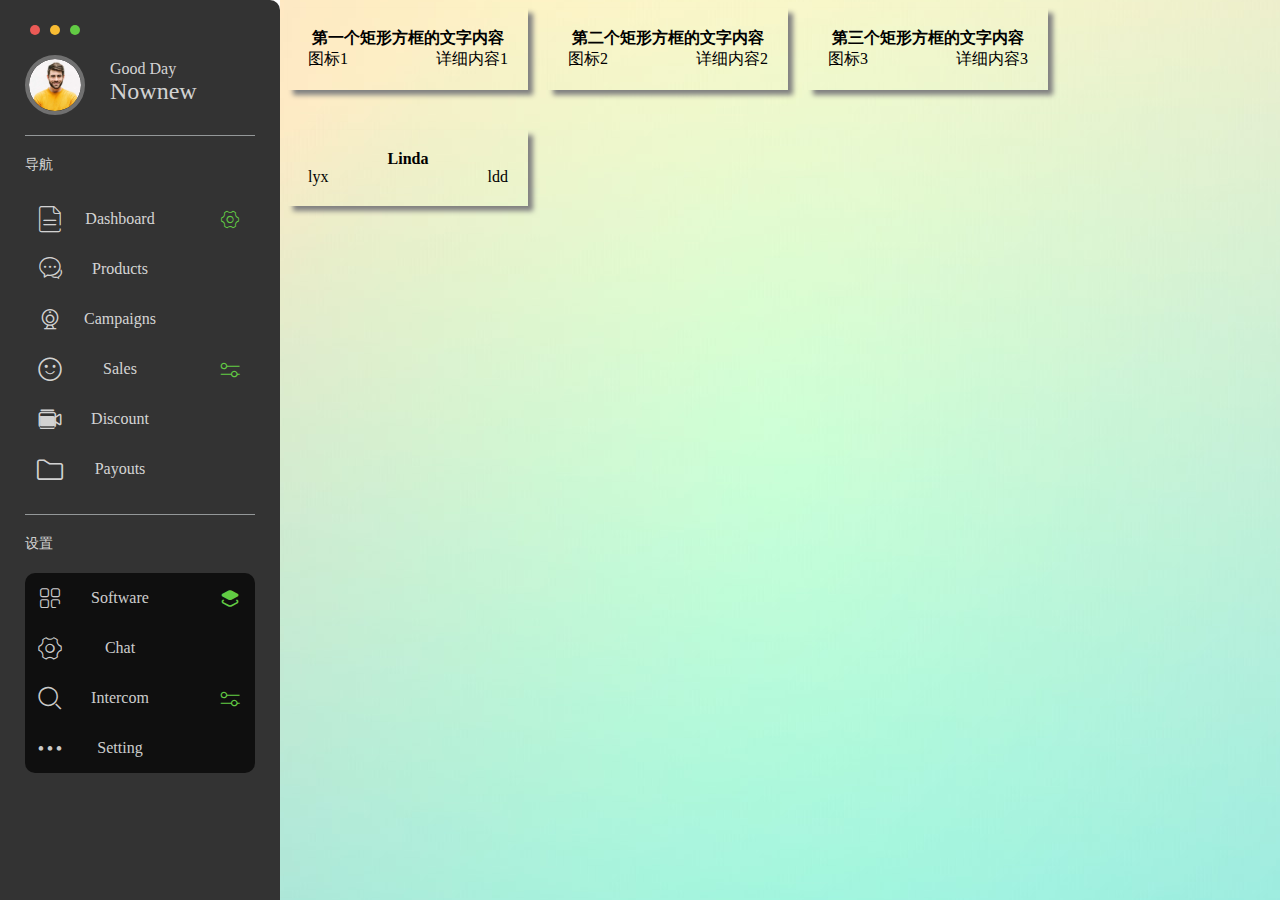
<file: index.html>
<!DOCTYPE html>
<html lang="en">

<head>
    <meta charset="UTF-8" />
    <meta http-equiv="X-UA-Compatible" content="IE=edge" />
    <meta name="viewport" content="width=device-width, initial-scale=1.0" />
    <link rel="stylesheet" href="font/iconfont.css" />
    <link rel="stylesheet" href="font1/iconfont.css" />
    <link rel="stylesheet" href="css.css" />
    <title>Nownew</title>
</head>

<body>
    <div class="wrap">
        <div class="nav">
            <!--按钮-->
            <div class="btn">
                <div class="btn-item"></div>
                <div class="btn-item"></div>
                <div class="btn-item"></div>
            </div>
            <!--头像-->
            <div class="icon">
                <div class="icon-img"><img src="img/eric.png" alt="" /></div>
                <div class="icon-con">
                    <p>Good Day</p>
                    <h2>Nownew</h2>
                </div>
            </div>
            <div class="line"></div>
            <div class="title">
                <p>导航</p>
            </div>
            <div class="menu">
                <div class="item">
                    <div class="light"></div>
                    <div class="licon"><span class="iconfont icon-wenjian"></span></div>
                    <div class="con">Dashboard</div>
                    <div class="ricon"><span class="iconfont icon-shezhi"></span></div>
                </div>
                <div class="item">
                    <div class="light"></div>
                    <div class="licon"><span class="iconfont icon-qipao1"></span></div>
                    <div class="con">Products</div>
                    <div class="ricon"></div>
                </div>
                <div class="item">
                    <div class="light"></div>
                    <div class="licon">
                        <span class="iconfont icon-shexiang1"></span>
                    </div>
                    <div class="con">Campaigns</div>
                    <div class="ricon"></div>
                </div>
                <div class="item">
                    <div class="light"></div>
                    <div class="licon">
                        <span class="iconfont icon-xiaolian"></span>
                    </div>
                    <div class="con">Sales</div>
                    <div class="ricon"><span class="iconfont icon-caidan1"></span></div>
                </div>
                <div class="item">
                    <div class="light"></div>
                    <div class="licon">
                        <span class="iconfont icon-shexiang"></span>
                    </div>
                    <div class="con">Discount</div>
                    <div class="ricon"></div>
                </div>
                <div class="item">
                    <div class="light"></div>
                    <div class="licon">
                        <span class="iconfont icon-wenjian1"></span>
                    </div>
                    <div class="con">Payouts</div>
                    <div class="ricon"></div>
                </div>
            </div>
            <div class="line"></div>
            <div class="title">
                <p>设置</p>
            </div>
            <div class="serve">
                <div class="item">
                    <div class="licon"><span class="iconfont icon-caidan"></span></div>
                    <div class="con">Software</div>
                    <div class="ricon">
                        <span class="iconfont icon-Dashboard"></span>
                    </div>
                </div>
                <div class="item">
                    <div class="licon"><span class="iconfont icon-renqun"></span></div>
                    <div class="con">Chat</div>
                    <div class="ricon"></div>
                </div>
                <div class="item">
                    <div class="licon"><span class="iconfont icon-sousuo"></span></div>
                    <div class="con">Intercom</div>
                    <div class="ricon"><span class="iconfont icon-caidan1"></span></div>
                </div>
                <div class="item">
                    <div class="licon">
                        <span class="iconfont icon-gengduo-a"></span>
                    </div>
                    <div class="con">Setting</div>
                    <div class="ricon"></div>
                </div>
            </div>
        </div>
        <div class="content">
        <iframe class="iframe" src="/pages/navigation.html" style="height: 99vh; width: 100%; border: none;"></iframe>
        </div>
    </div>
</body>

</html>
</file>
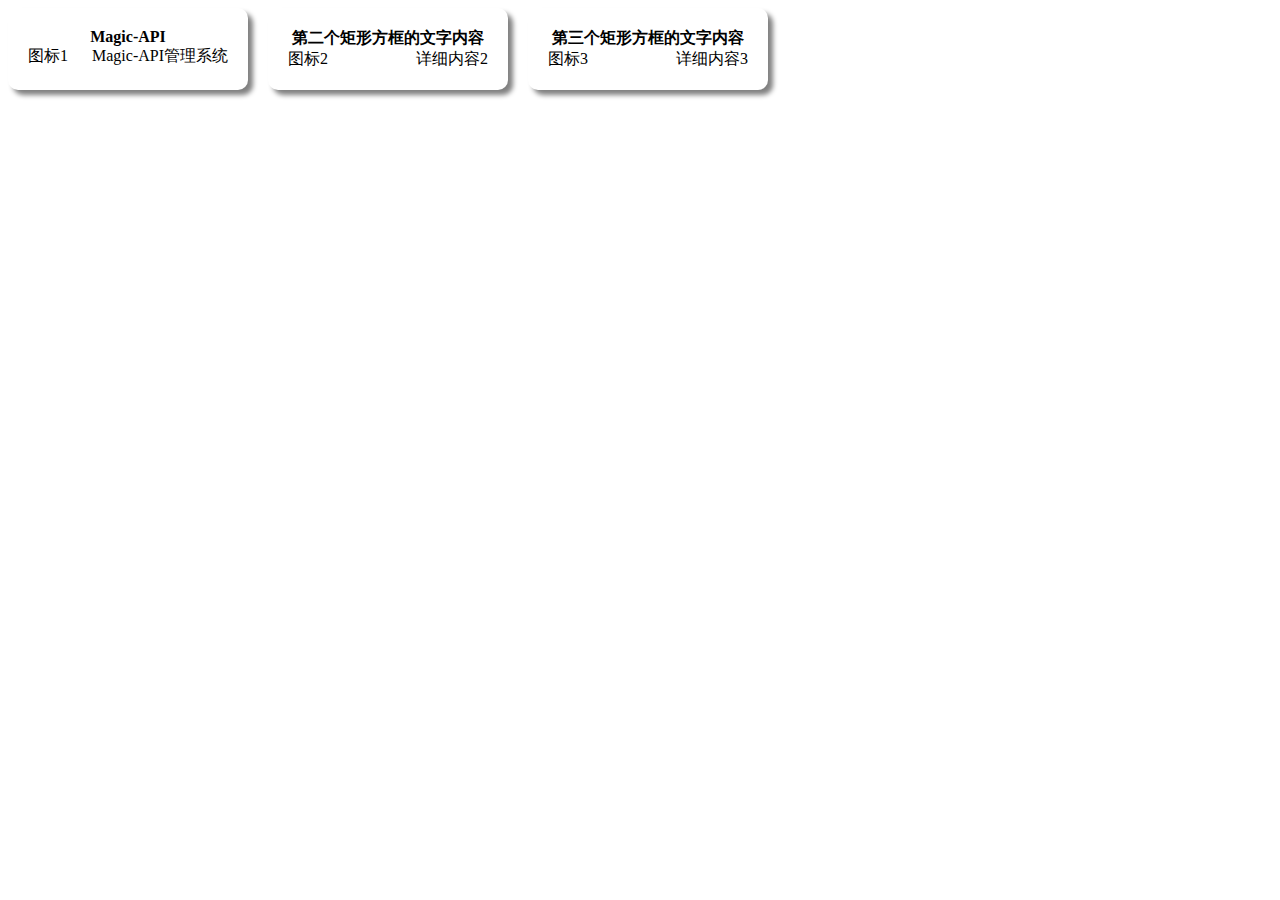
<file: main.html>
<!DOCTYPE html>
<html lang="en">
<head>
  <meta charset="UTF-8">
  <meta name="viewport" content="width=device-width, initial-scale=1.0">
  <style>
    .container {
      display: flex;
      flex-wrap: wrap;
      gap: 20px; /* 设置方框之间的间距 */
    }
    .box {
      width: 200px; /* 修改为您需要的宽度 */
      padding: 20px;
      box-shadow: 5px 5px 5px grey; /* 添加阴影效果 */
      margin-bottom: 20px; /* 修改为您需要的下边距 */
      border-radius: 10px;
    }
    .text {
      font-weight: bold;
      text-align: center;
    }
    .content {
      display: flex;
      align-items: center;
      justify-content: space-between;
    }
  </style>
</head>
<body>
  <div class="container" id="container">
    <!-- 方框内容将在此动态生成 -->
  </div>
  
  <script>
    // 从 data.json 加载数据
    var data = [
  {
    "text": "Magic-API",
    "icon": "图标1",
    "details": "Magic-API管理系统",
    "url": "http://magic.nownew.cloud:8888/index"
  },
  {
    "text": "第二个矩形方框的文字内容",
    "icon": "图标2",
    "details": "详细内容2",
    "url": ""
  },
  {
    "text": "第三个矩形方框的文字内容",
    "icon": "图标3",
    "details": "详细内容3",
    "url": ""
  }
]

  const container = document.getElementById('container');

        // 遍历数据并创建矩形方框
        data.forEach(item => {
          const box = document.createElement('div');
          box.className = 'box';

          const text = document.createElement('div');
          text.className = 'text';
          text.textContent = item.text;
          box.appendChild(text);

          const content = document.createElement('div');
          content.className = 'content';

          const icon = document.createElement('div');
          icon.textContent = item.icon;
          content.appendChild(icon);

          const details = document.createElement('div');
          details.textContent = item.details;
          content.appendChild(details);

          box.appendChild(content);
          container.appendChild(box);
        })
  </script>
</body>
</html>
</file>
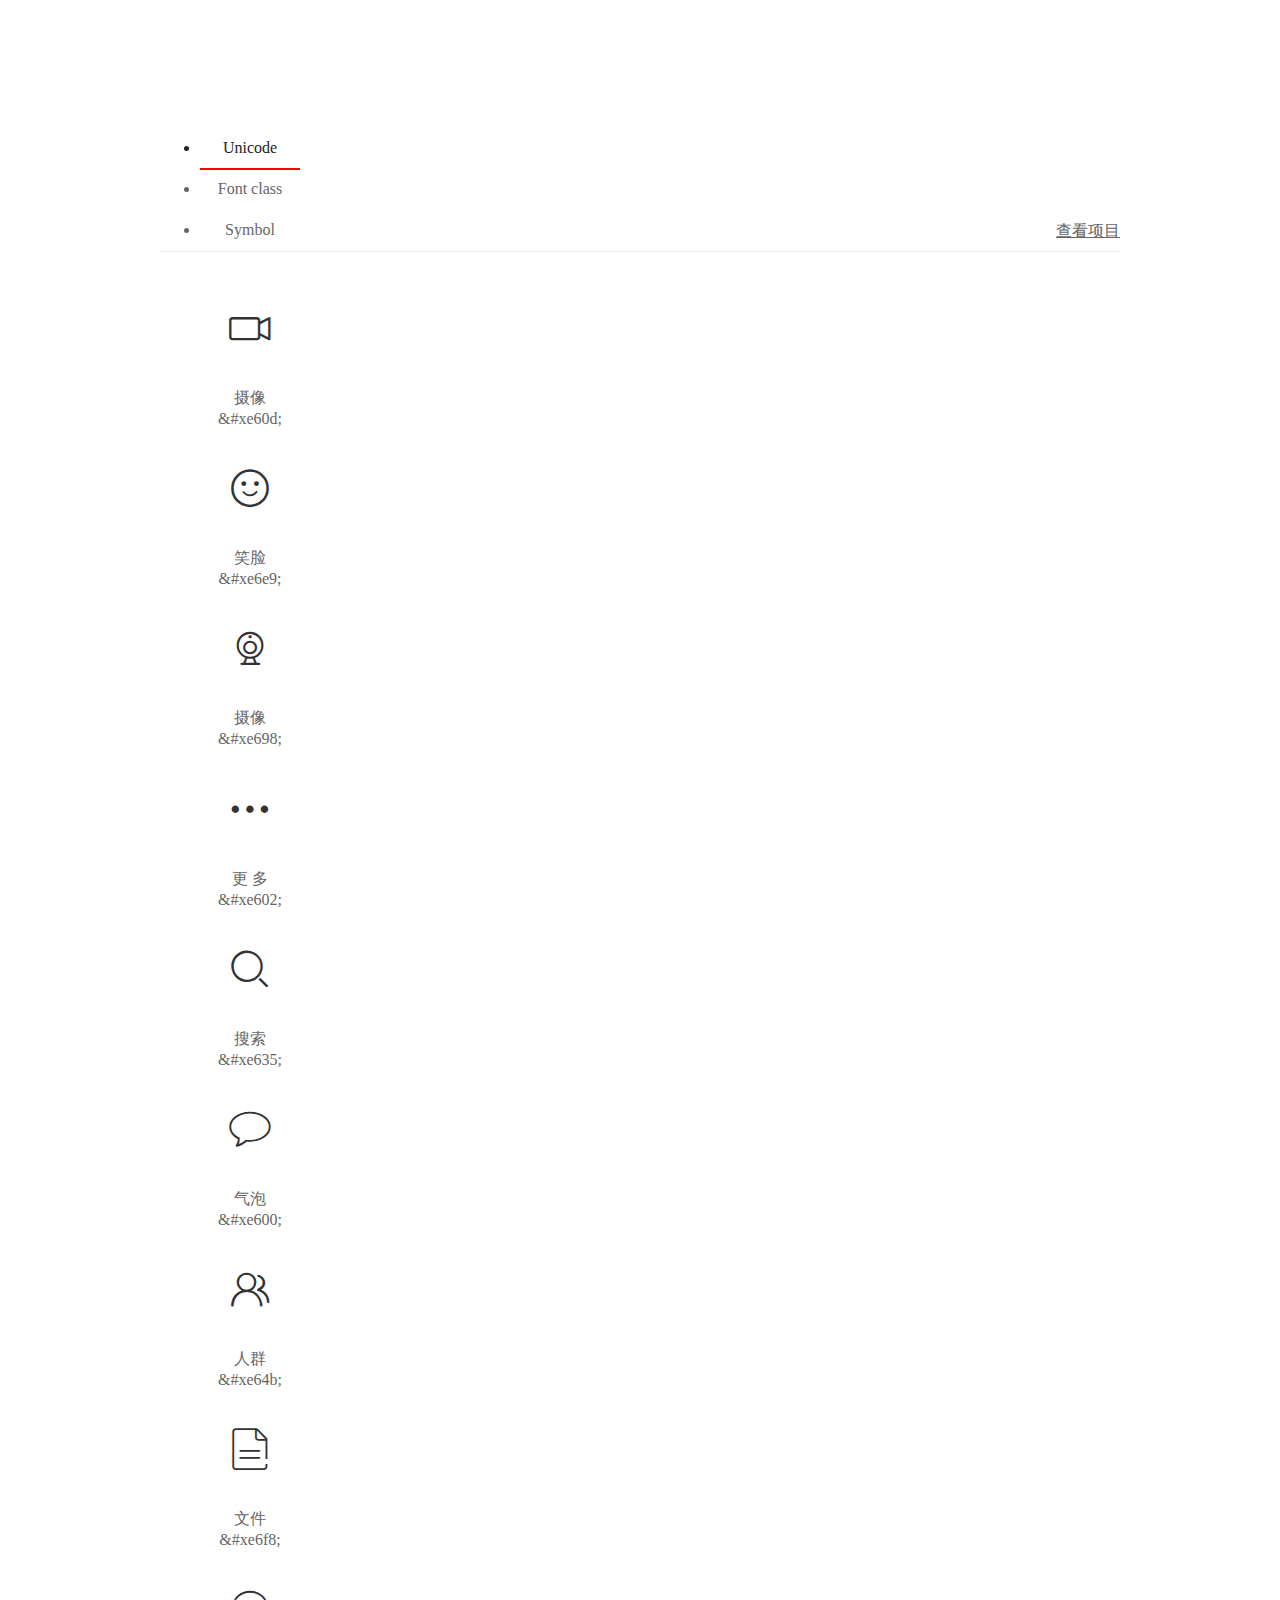
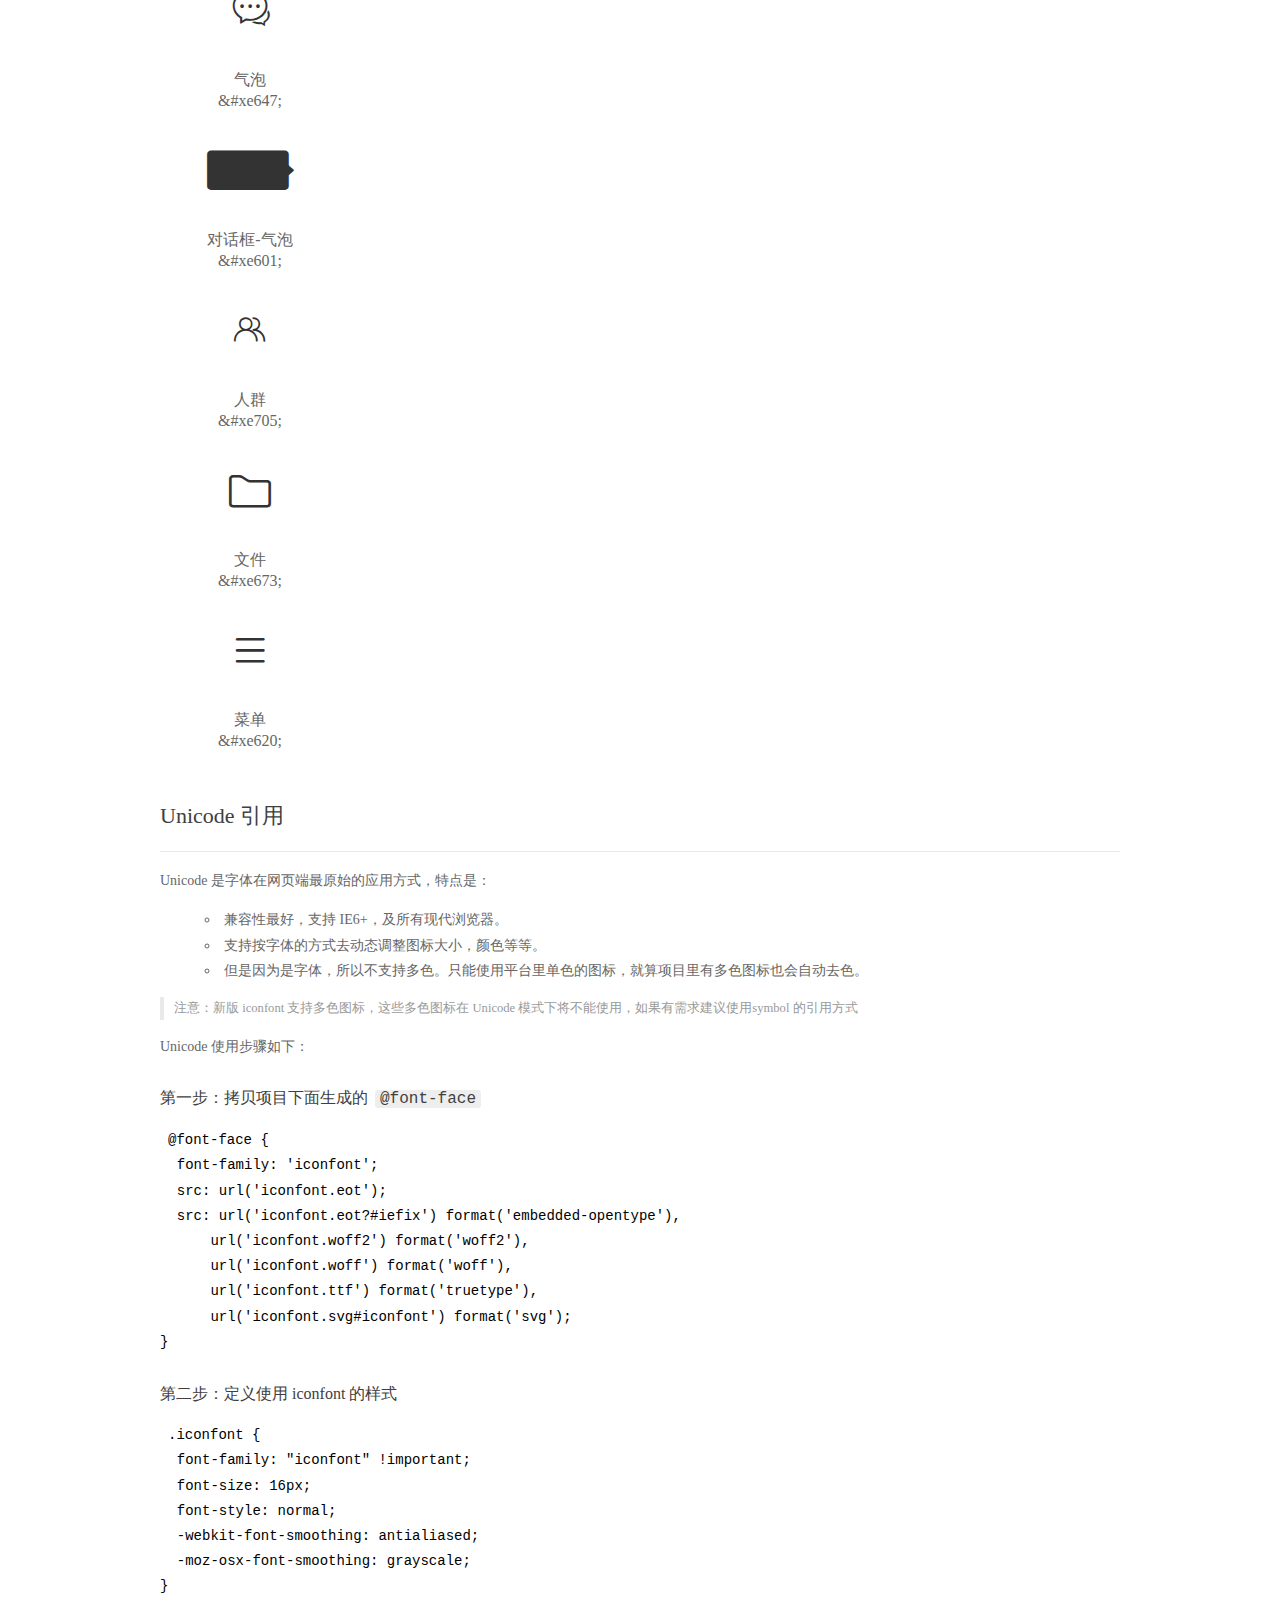
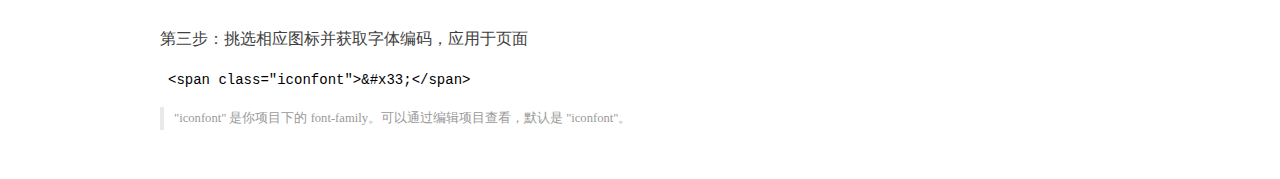
<file: font/demo_index.html>
<!DOCTYPE html>
<html>
<head>
  <meta charset="utf-8"/>
  <title>IconFont Demo</title>
  <link rel="shortcut icon" href="https://img.alicdn.com/tps/i4/TB1_oz6GVXXXXaFXpXXJDFnIXXX-64-64.ico" type="image/x-icon"/>
  <link rel="stylesheet" href="https://g.alicdn.com/thx/cube/1.3.2/cube.min.css">
  <link rel="stylesheet" href="demo.css">
  <link rel="stylesheet" href="iconfont.css">
  <script src="iconfont.js"></script>
  <!-- jQuery -->
  <script src="https://a1.alicdn.com/oss/uploads/2018/12/26/7bfddb60-08e8-11e9-9b04-53e73bb6408b.js"></script>
  <!-- 代码高亮 -->
  <script src="https://a1.alicdn.com/oss/uploads/2018/12/26/a3f714d0-08e6-11e9-8a15-ebf944d7534c.js"></script>
</head>
<body>
  <div class="main">
    <h1 class="logo"><a href="https://www.iconfont.cn/" title="iconfont 首页" target="_blank">&#xe86b;</a></h1>
    <div class="nav-tabs">
      <ul id="tabs" class="dib-box">
        <li class="dib active"><span>Unicode</span></li>
        <li class="dib"><span>Font class</span></li>
        <li class="dib"><span>Symbol</span></li>
      </ul>
      
      <a href="https://www.iconfont.cn/manage/index?manage_type=myprojects&projectId=2387025" target="_blank" class="nav-more">查看项目</a>
      
    </div>
    <div class="tab-container">
      <div class="content unicode" style="display: block;">
          <ul class="icon_lists dib-box">
          
            <li class="dib">
              <span class="icon iconfont">&#xe60d;</span>
                <div class="name">摄像</div>
                <div class="code-name">&amp;#xe60d;</div>
              </li>
          
            <li class="dib">
              <span class="icon iconfont">&#xe6e9;</span>
                <div class="name">笑脸</div>
                <div class="code-name">&amp;#xe6e9;</div>
              </li>
          
            <li class="dib">
              <span class="icon iconfont">&#xe698;</span>
                <div class="name">摄像</div>
                <div class="code-name">&amp;#xe698;</div>
              </li>
          
            <li class="dib">
              <span class="icon iconfont">&#xe602;</span>
                <div class="name">更  多</div>
                <div class="code-name">&amp;#xe602;</div>
              </li>
          
            <li class="dib">
              <span class="icon iconfont">&#xe635;</span>
                <div class="name">搜索</div>
                <div class="code-name">&amp;#xe635;</div>
              </li>
          
            <li class="dib">
              <span class="icon iconfont">&#xe600;</span>
                <div class="name">气泡</div>
                <div class="code-name">&amp;#xe600;</div>
              </li>
          
            <li class="dib">
              <span class="icon iconfont">&#xe64b;</span>
                <div class="name">人群</div>
                <div class="code-name">&amp;#xe64b;</div>
              </li>
          
            <li class="dib">
              <span class="icon iconfont">&#xe6f8;</span>
                <div class="name">文件</div>
                <div class="code-name">&amp;#xe6f8;</div>
              </li>
          
            <li class="dib">
              <span class="icon iconfont">&#xe647;</span>
                <div class="name">气泡</div>
                <div class="code-name">&amp;#xe647;</div>
              </li>
          
            <li class="dib">
              <span class="icon iconfont">&#xe601;</span>
                <div class="name">对话框-气泡</div>
                <div class="code-name">&amp;#xe601;</div>
              </li>
          
            <li class="dib">
              <span class="icon iconfont">&#xe705;</span>
                <div class="name">人群</div>
                <div class="code-name">&amp;#xe705;</div>
              </li>
          
            <li class="dib">
              <span class="icon iconfont">&#xe673;</span>
                <div class="name">文件</div>
                <div class="code-name">&amp;#xe673;</div>
              </li>
          
            <li class="dib">
              <span class="icon iconfont">&#xe620;</span>
                <div class="name">菜单</div>
                <div class="code-name">&amp;#xe620;</div>
              </li>
          
          </ul>
          <div class="article markdown">
          <h2 id="unicode-">Unicode 引用</h2>
          <hr>

          <p>Unicode 是字体在网页端最原始的应用方式，特点是：</p>
          <ul>
            <li>兼容性最好，支持 IE6+，及所有现代浏览器。</li>
            <li>支持按字体的方式去动态调整图标大小，颜色等等。</li>
            <li>但是因为是字体，所以不支持多色。只能使用平台里单色的图标，就算项目里有多色图标也会自动去色。</li>
          </ul>
          <blockquote>
            <p>注意：新版 iconfont 支持多色图标，这些多色图标在 Unicode 模式下将不能使用，如果有需求建议使用symbol 的引用方式</p>
          </blockquote>
          <p>Unicode 使用步骤如下：</p>
          <h3 id="-font-face">第一步：拷贝项目下面生成的 <code>@font-face</code></h3>
<pre><code class="language-css"
>@font-face {
  font-family: 'iconfont';
  src: url('iconfont.eot');
  src: url('iconfont.eot?#iefix') format('embedded-opentype'),
      url('iconfont.woff2') format('woff2'),
      url('iconfont.woff') format('woff'),
      url('iconfont.ttf') format('truetype'),
      url('iconfont.svg#iconfont') format('svg');
}
</code></pre>
          <h3 id="-iconfont-">第二步：定义使用 iconfont 的样式</h3>
<pre><code class="language-css"
>.iconfont {
  font-family: "iconfont" !important;
  font-size: 16px;
  font-style: normal;
  -webkit-font-smoothing: antialiased;
  -moz-osx-font-smoothing: grayscale;
}
</code></pre>
          <h3 id="-">第三步：挑选相应图标并获取字体编码，应用于页面</h3>
<pre>
<code class="language-html"
>&lt;span class="iconfont"&gt;&amp;#x33;&lt;/span&gt;
</code></pre>
          <blockquote>
            <p>"iconfont" 是你项目下的 font-family。可以通过编辑项目查看，默认是 "iconfont"。</p>
          </blockquote>
          </div>
      </div>
      <div class="content font-class">
        <ul class="icon_lists dib-box">
          
          <li class="dib">
            <span class="icon iconfont icon-shexiang"></span>
            <div class="name">
              摄像
            </div>
            <div class="code-name">.icon-shexiang
            </div>
          </li>
          
          <li class="dib">
            <span class="icon iconfont icon-xiaolian"></span>
            <div class="name">
              笑脸
            </div>
            <div class="code-name">.icon-xiaolian
            </div>
          </li>
          
          <li class="dib">
            <span class="icon iconfont icon-shexiang1"></span>
            <div class="name">
              摄像
            </div>
            <div class="code-name">.icon-shexiang1
            </div>
          </li>
          
          <li class="dib">
            <span class="icon iconfont icon-gengduo-a"></span>
            <div class="name">
              更  多
            </div>
            <div class="code-name">.icon-gengduo-a
            </div>
          </li>
          
          <li class="dib">
            <span class="icon iconfont icon-sousuo"></span>
            <div class="name">
              搜索
            </div>
            <div class="code-name">.icon-sousuo
            </div>
          </li>
          
          <li class="dib">
            <span class="icon iconfont icon-qipao"></span>
            <div class="name">
              气泡
            </div>
            <div class="code-name">.icon-qipao
            </div>
          </li>
          
          <li class="dib">
            <span class="icon iconfont icon-renqun"></span>
            <div class="name">
              人群
            </div>
            <div class="code-name">.icon-renqun
            </div>
          </li>
          
          <li class="dib">
            <span class="icon iconfont icon-wenjian"></span>
            <div class="name">
              文件
            </div>
            <div class="code-name">.icon-wenjian
            </div>
          </li>
          
          <li class="dib">
            <span class="icon iconfont icon-qipao1"></span>
            <div class="name">
              气泡
            </div>
            <div class="code-name">.icon-qipao1
            </div>
          </li>
          
          <li class="dib">
            <span class="icon iconfont icon-dialog-right"></span>
            <div class="name">
              对话框-气泡
            </div>
            <div class="code-name">.icon-dialog-right
            </div>
          </li>
          
          <li class="dib">
            <span class="icon iconfont icon-crowd"></span>
            <div class="name">
              人群
            </div>
            <div class="code-name">.icon-crowd
            </div>
          </li>
          
          <li class="dib">
            <span class="icon iconfont icon-wenjian1"></span>
            <div class="name">
              文件
            </div>
            <div class="code-name">.icon-wenjian1
            </div>
          </li>
          
          <li class="dib">
            <span class="icon iconfont icon-caidan"></span>
            <div class="name">
              菜单
            </div>
            <div class="code-name">.icon-caidan
            </div>
          </li>
          
        </ul>
        <div class="article markdown">
        <h2 id="font-class-">font-class 引用</h2>
        <hr>

        <p>font-class 是 Unicode 使用方式的一种变种，主要是解决 Unicode 书写不直观，语意不明确的问题。</p>
        <p>与 Unicode 使用方式相比，具有如下特点：</p>
        <ul>
          <li>兼容性良好，支持 IE8+，及所有现代浏览器。</li>
          <li>相比于 Unicode 语意明确，书写更直观。可以很容易分辨这个 icon 是什么。</li>
          <li>因为使用 class 来定义图标，所以当要替换图标时，只需要修改 class 里面的 Unicode 引用。</li>
          <li>不过因为本质上还是使用的字体，所以多色图标还是不支持的。</li>
        </ul>
        <p>使用步骤如下：</p>
        <h3 id="-fontclass-">第一步：引入项目下面生成的 fontclass 代码：</h3>
<pre><code class="language-html">&lt;link rel="stylesheet" href="./iconfont.css"&gt;
</code></pre>
        <h3 id="-">第二步：挑选相应图标并获取类名，应用于页面：</h3>
<pre><code class="language-html">&lt;span class="iconfont icon-xxx"&gt;&lt;/span&gt;
</code></pre>
        <blockquote>
          <p>"
            iconfont" 是你项目下的 font-family。可以通过编辑项目查看，默认是 "iconfont"。</p>
        </blockquote>
      </div>
      </div>
      <div class="content symbol">
          <ul class="icon_lists dib-box">
          
            <li class="dib">
                <svg class="icon svg-icon" aria-hidden="true">
                  <use xlink:href="#icon-shexiang"></use>
                </svg>
                <div class="name">摄像</div>
                <div class="code-name">#icon-shexiang</div>
            </li>
          
            <li class="dib">
                <svg class="icon svg-icon" aria-hidden="true">
                  <use xlink:href="#icon-xiaolian"></use>
                </svg>
                <div class="name">笑脸</div>
                <div class="code-name">#icon-xiaolian</div>
            </li>
          
            <li class="dib">
                <svg class="icon svg-icon" aria-hidden="true">
                  <use xlink:href="#icon-shexiang1"></use>
                </svg>
                <div class="name">摄像</div>
                <div class="code-name">#icon-shexiang1</div>
            </li>
          
            <li class="dib">
                <svg class="icon svg-icon" aria-hidden="true">
                  <use xlink:href="#icon-gengduo-a"></use>
                </svg>
                <div class="name">更  多</div>
                <div class="code-name">#icon-gengduo-a</div>
            </li>
          
            <li class="dib">
                <svg class="icon svg-icon" aria-hidden="true">
                  <use xlink:href="#icon-sousuo"></use>
                </svg>
                <div class="name">搜索</div>
                <div class="code-name">#icon-sousuo</div>
            </li>
          
            <li class="dib">
                <svg class="icon svg-icon" aria-hidden="true">
                  <use xlink:href="#icon-qipao"></use>
                </svg>
                <div class="name">气泡</div>
                <div class="code-name">#icon-qipao</div>
            </li>
          
            <li class="dib">
                <svg class="icon svg-icon" aria-hidden="true">
                  <use xlink:href="#icon-renqun"></use>
                </svg>
                <div class="name">人群</div>
                <div class="code-name">#icon-renqun</div>
            </li>
          
            <li class="dib">
                <svg class="icon svg-icon" aria-hidden="true">
                  <use xlink:href="#icon-wenjian"></use>
                </svg>
                <div class="name">文件</div>
                <div class="code-name">#icon-wenjian</div>
            </li>
          
            <li class="dib">
                <svg class="icon svg-icon" aria-hidden="true">
                  <use xlink:href="#icon-qipao1"></use>
                </svg>
                <div class="name">气泡</div>
                <div class="code-name">#icon-qipao1</div>
            </li>
          
            <li class="dib">
                <svg class="icon svg-icon" aria-hidden="true">
                  <use xlink:href="#icon-dialog-right"></use>
                </svg>
                <div class="name">对话框-气泡</div>
                <div class="code-name">#icon-dialog-right</div>
            </li>
          
            <li class="dib">
                <svg class="icon svg-icon" aria-hidden="true">
                  <use xlink:href="#icon-crowd"></use>
                </svg>
                <div class="name">人群</div>
                <div class="code-name">#icon-crowd</div>
            </li>
          
            <li class="dib">
                <svg class="icon svg-icon" aria-hidden="true">
                  <use xlink:href="#icon-wenjian1"></use>
                </svg>
                <div class="name">文件</div>
                <div class="code-name">#icon-wenjian1</div>
            </li>
          
            <li class="dib">
                <svg class="icon svg-icon" aria-hidden="true">
                  <use xlink:href="#icon-caidan"></use>
                </svg>
                <div class="name">菜单</div>
                <div class="code-name">#icon-caidan</div>
            </li>
          
          </ul>
          <div class="article markdown">
          <h2 id="symbol-">Symbol 引用</h2>
          <hr>

          <p>这是一种全新的使用方式，应该说这才是未来的主流，也是平台目前推荐的用法。相关介绍可以参考这篇<a href="">文章</a>
            这种用法其实是做了一个 SVG 的集合，与另外两种相比具有如下特点：</p>
          <ul>
            <li>支持多色图标了，不再受单色限制。</li>
            <li>通过一些技巧，支持像字体那样，通过 <code>font-size</code>, <code>color</code> 来调整样式。</li>
            <li>兼容性较差，支持 IE9+，及现代浏览器。</li>
            <li>浏览器渲染 SVG 的性能一般，还不如 png。</li>
          </ul>
          <p>使用步骤如下：</p>
          <h3 id="-symbol-">第一步：引入项目下面生成的 symbol 代码：</h3>
<pre><code class="language-html">&lt;script src="./iconfont.js"&gt;&lt;/script&gt;
</code></pre>
          <h3 id="-css-">第二步：加入通用 CSS 代码（引入一次就行）：</h3>
<pre><code class="language-html">&lt;style&gt;
.icon {
  width: 1em;
  height: 1em;
  vertical-align: -0.15em;
  fill: currentColor;
  overflow: hidden;
}
&lt;/style&gt;
</code></pre>
          <h3 id="-">第三步：挑选相应图标并获取类名，应用于页面：</h3>
<pre><code class="language-html">&lt;svg class="icon" aria-hidden="true"&gt;
  &lt;use xlink:href="#icon-xxx"&gt;&lt;/use&gt;
&lt;/svg&gt;
</code></pre>
          </div>
      </div>

    </div>
  </div>
  <script>
  $(document).ready(function () {
      $('.tab-container .content:first').show()

      $('#tabs li').click(function (e) {
        var tabContent = $('.tab-container .content')
        var index = $(this).index()

        if ($(this).hasClass('active')) {
          return
        } else {
          $('#tabs li').removeClass('active')
          $(this).addClass('active')

          tabContent.hide().eq(index).fadeIn()
        }
      })
    })
  </script>
</body>
</html>
</file>
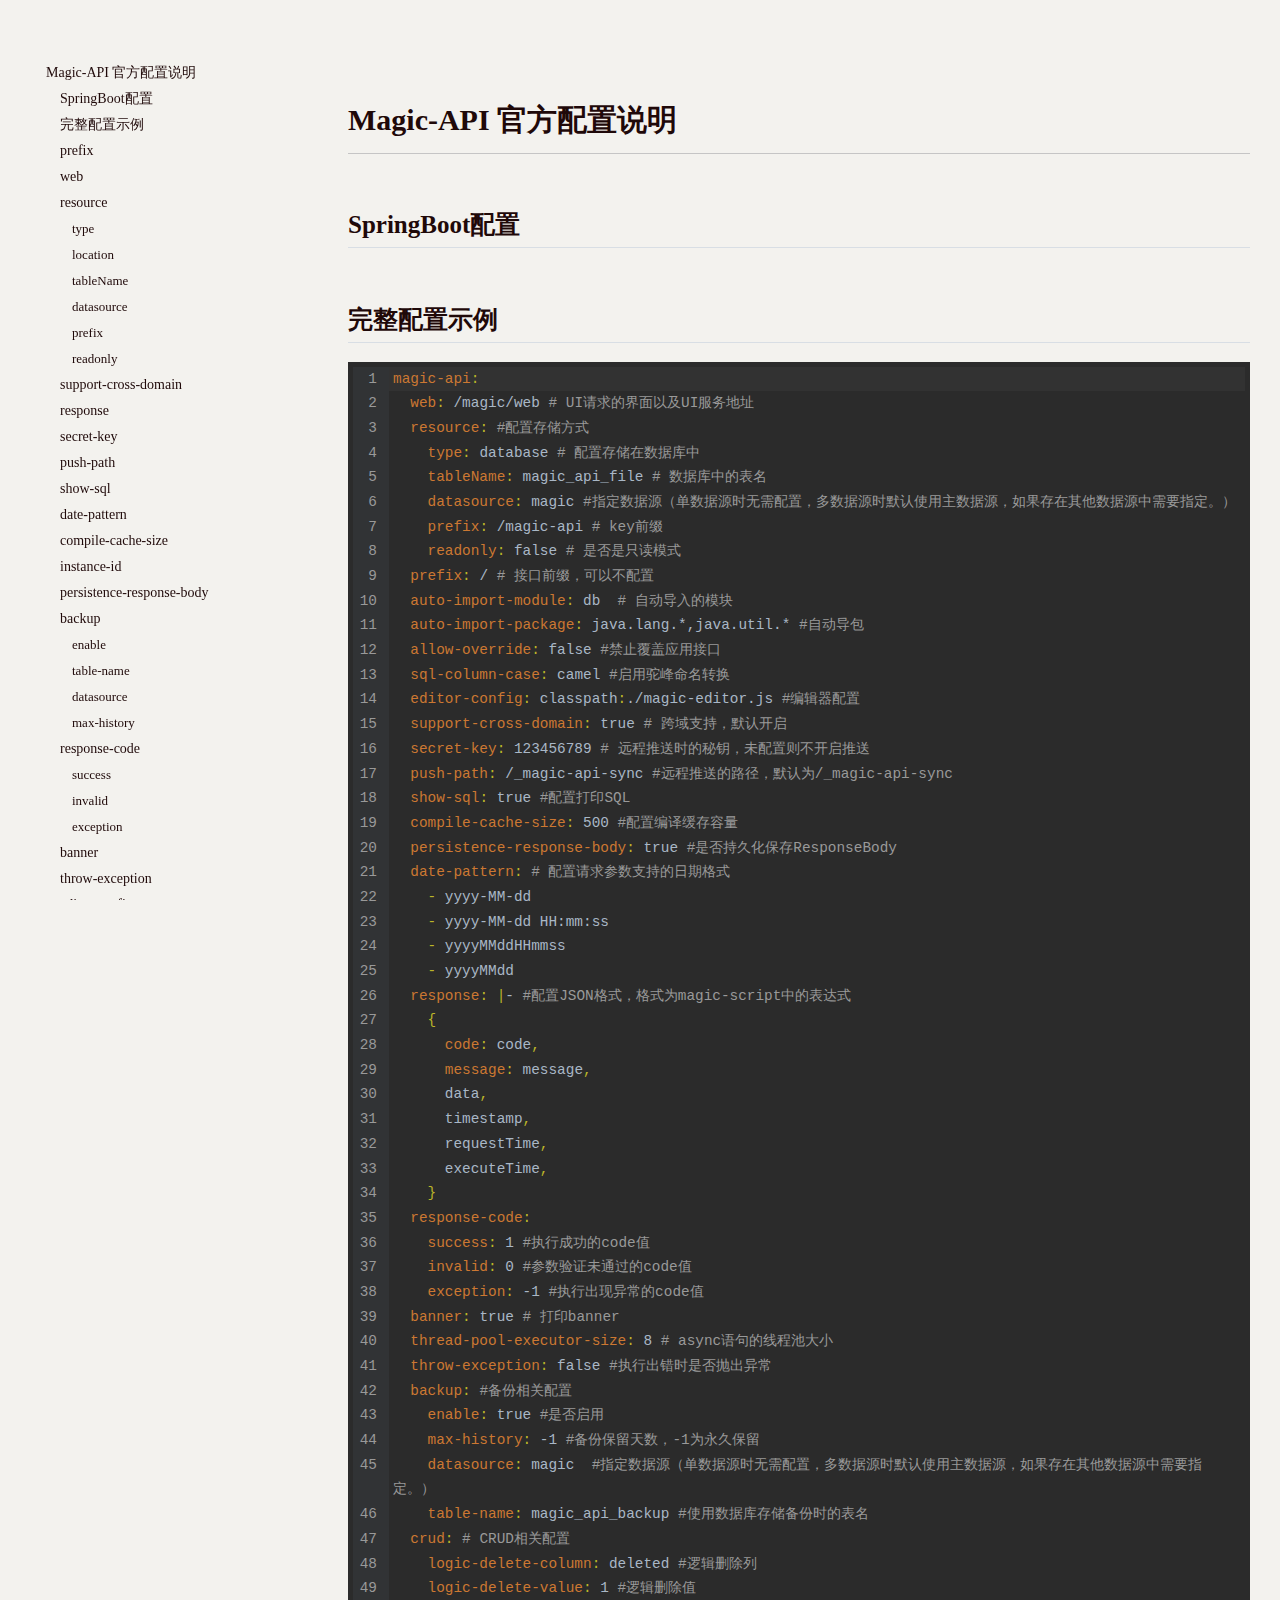
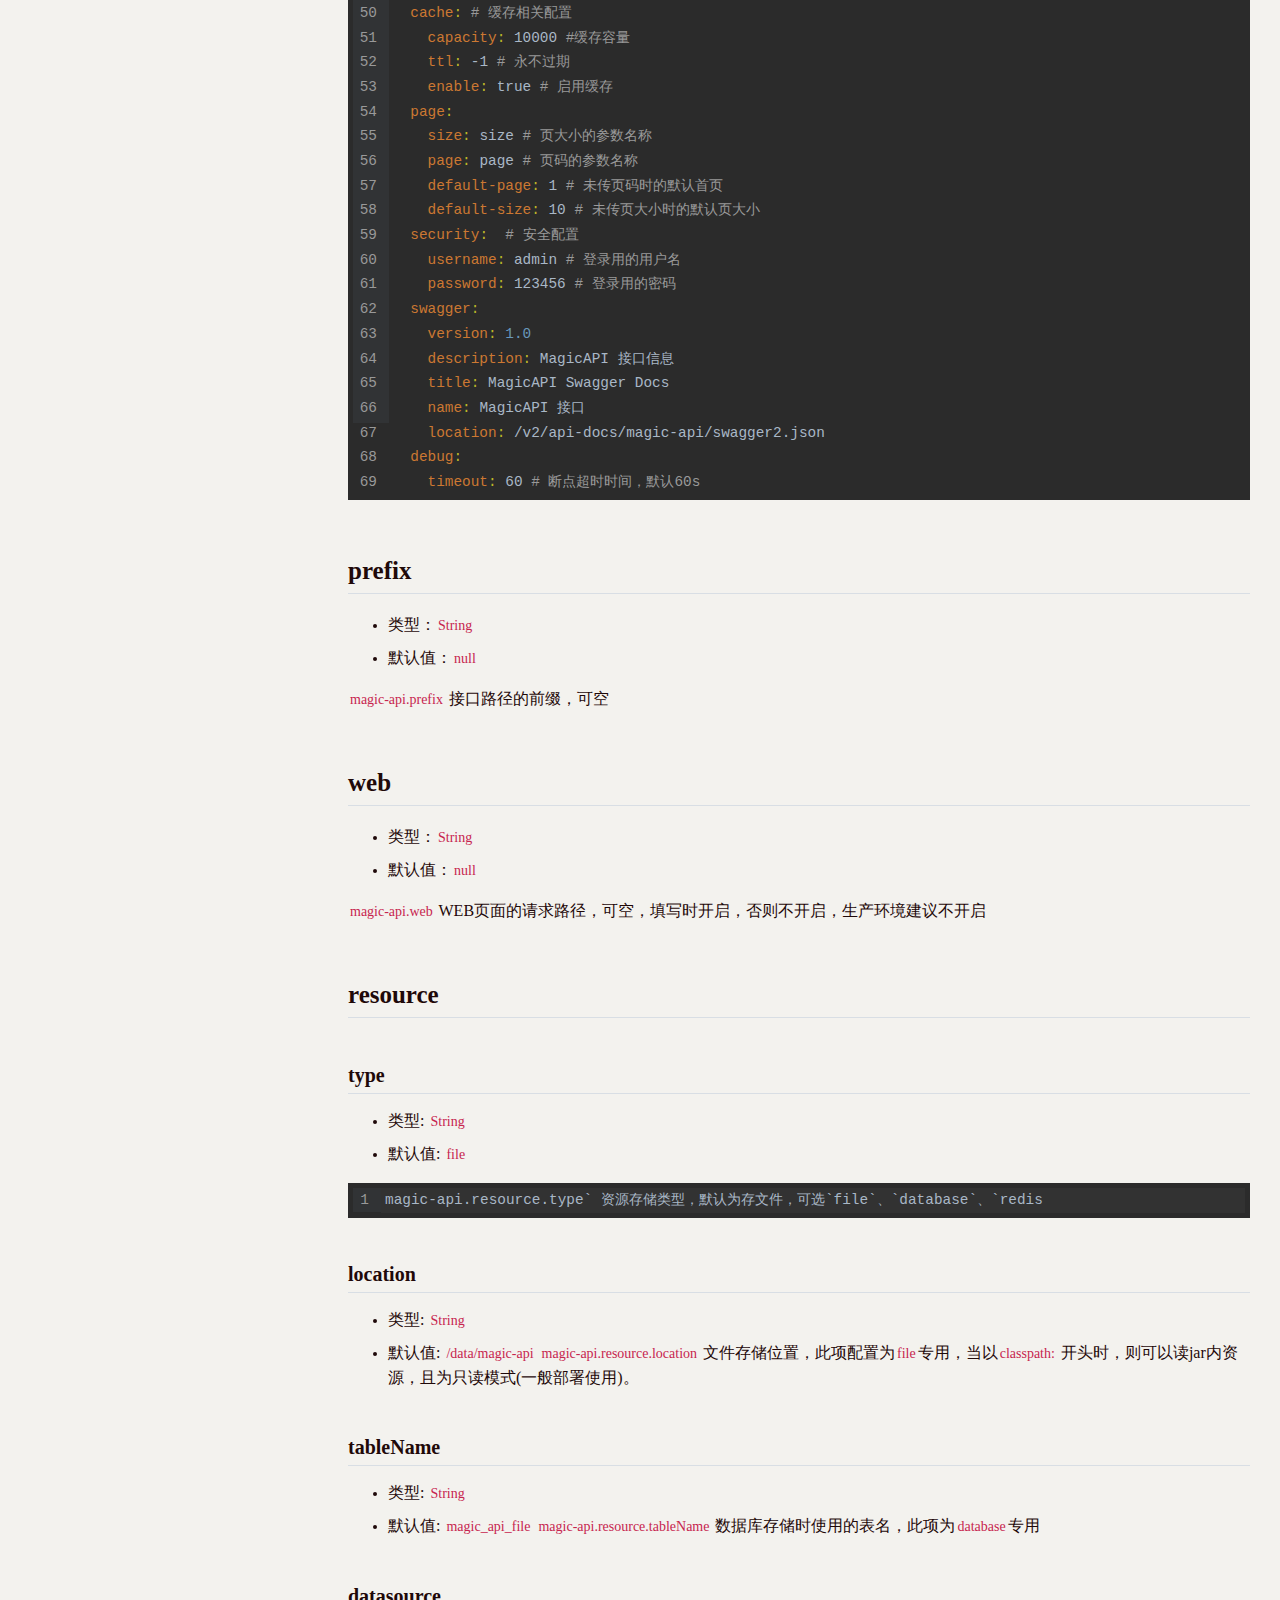
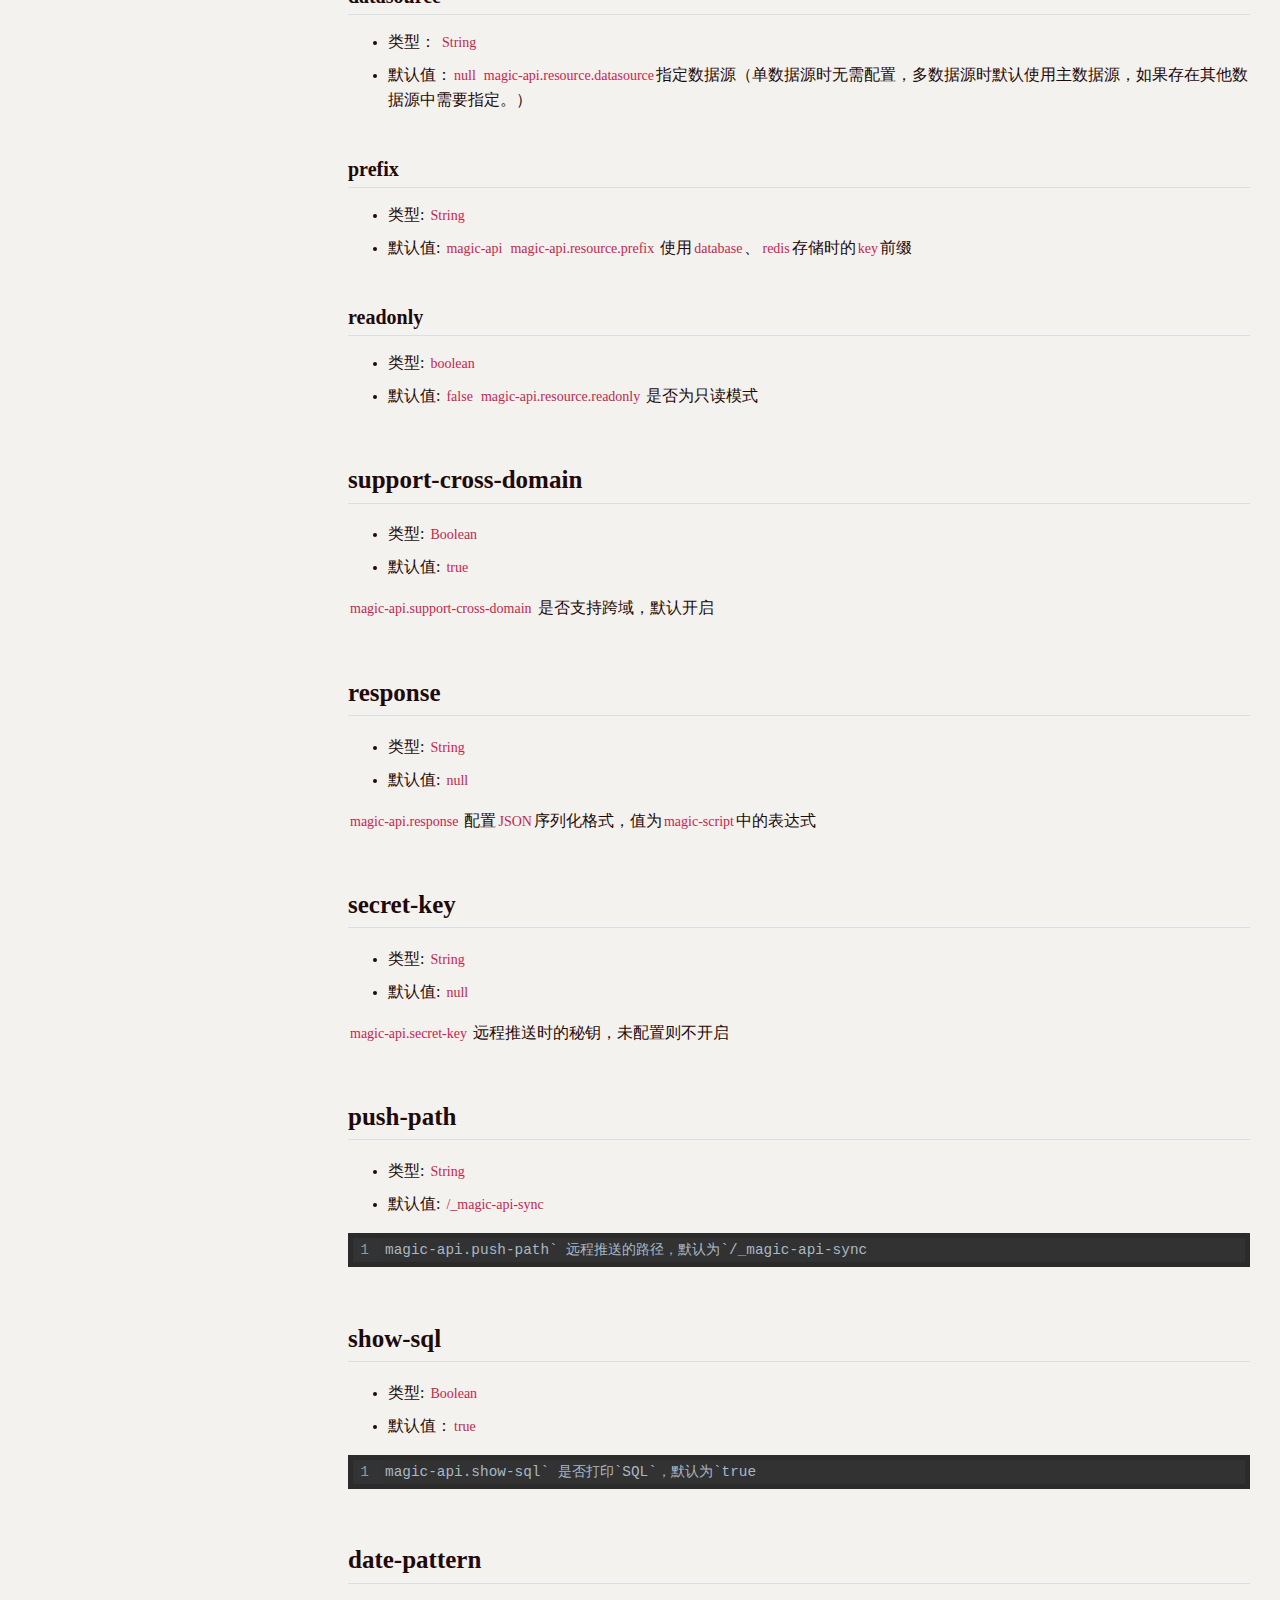
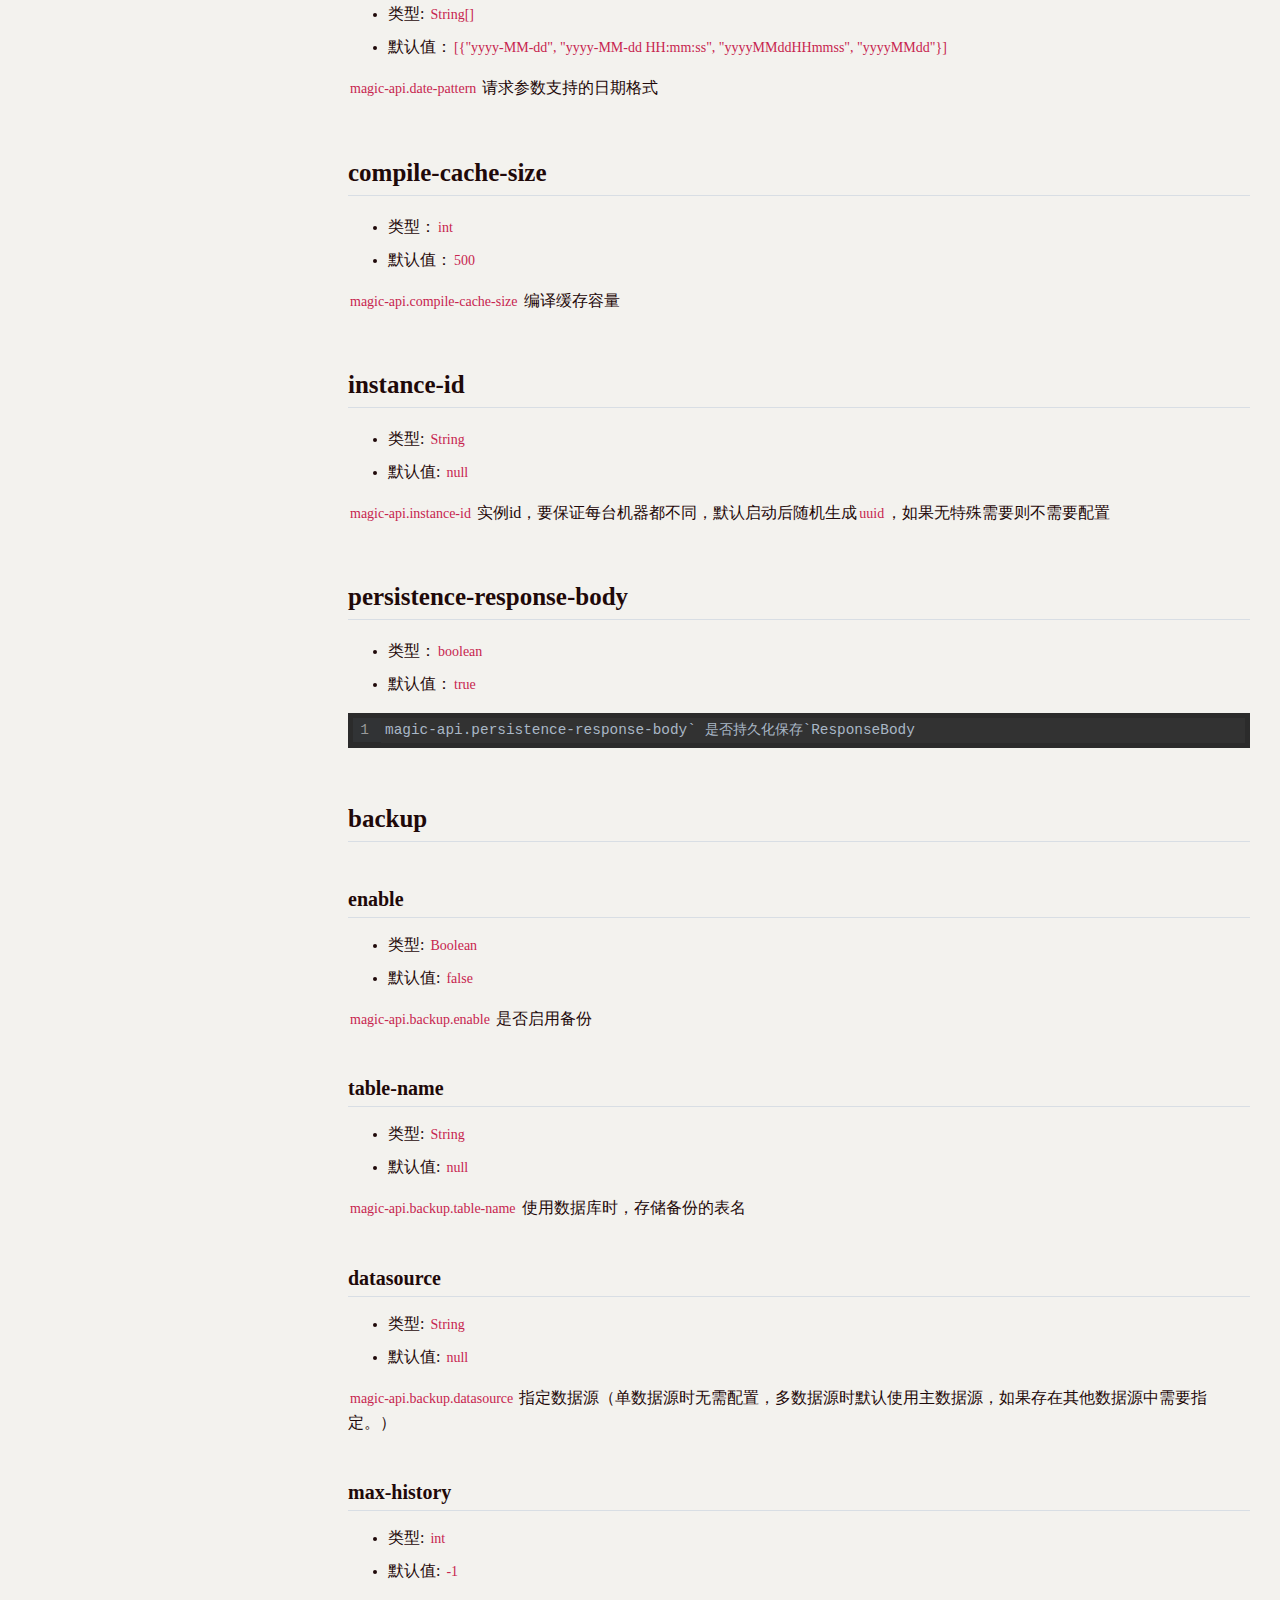
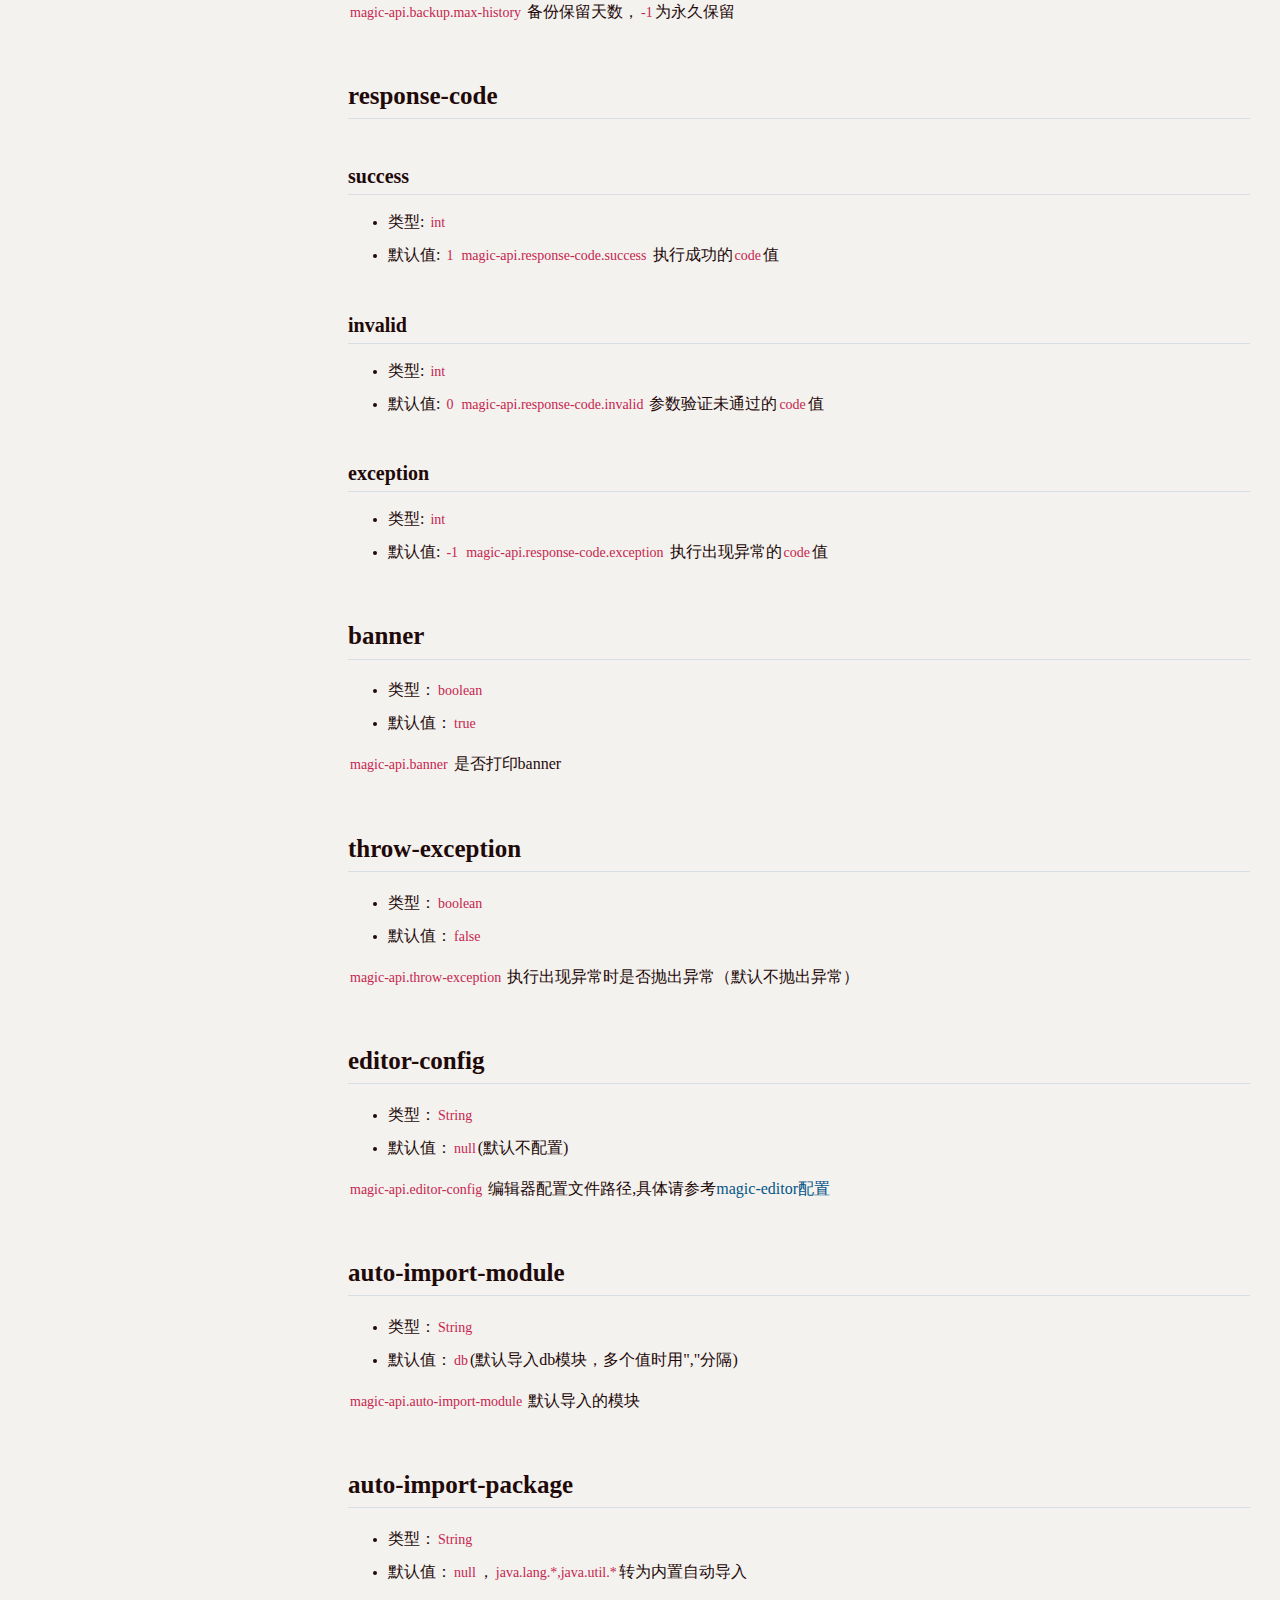
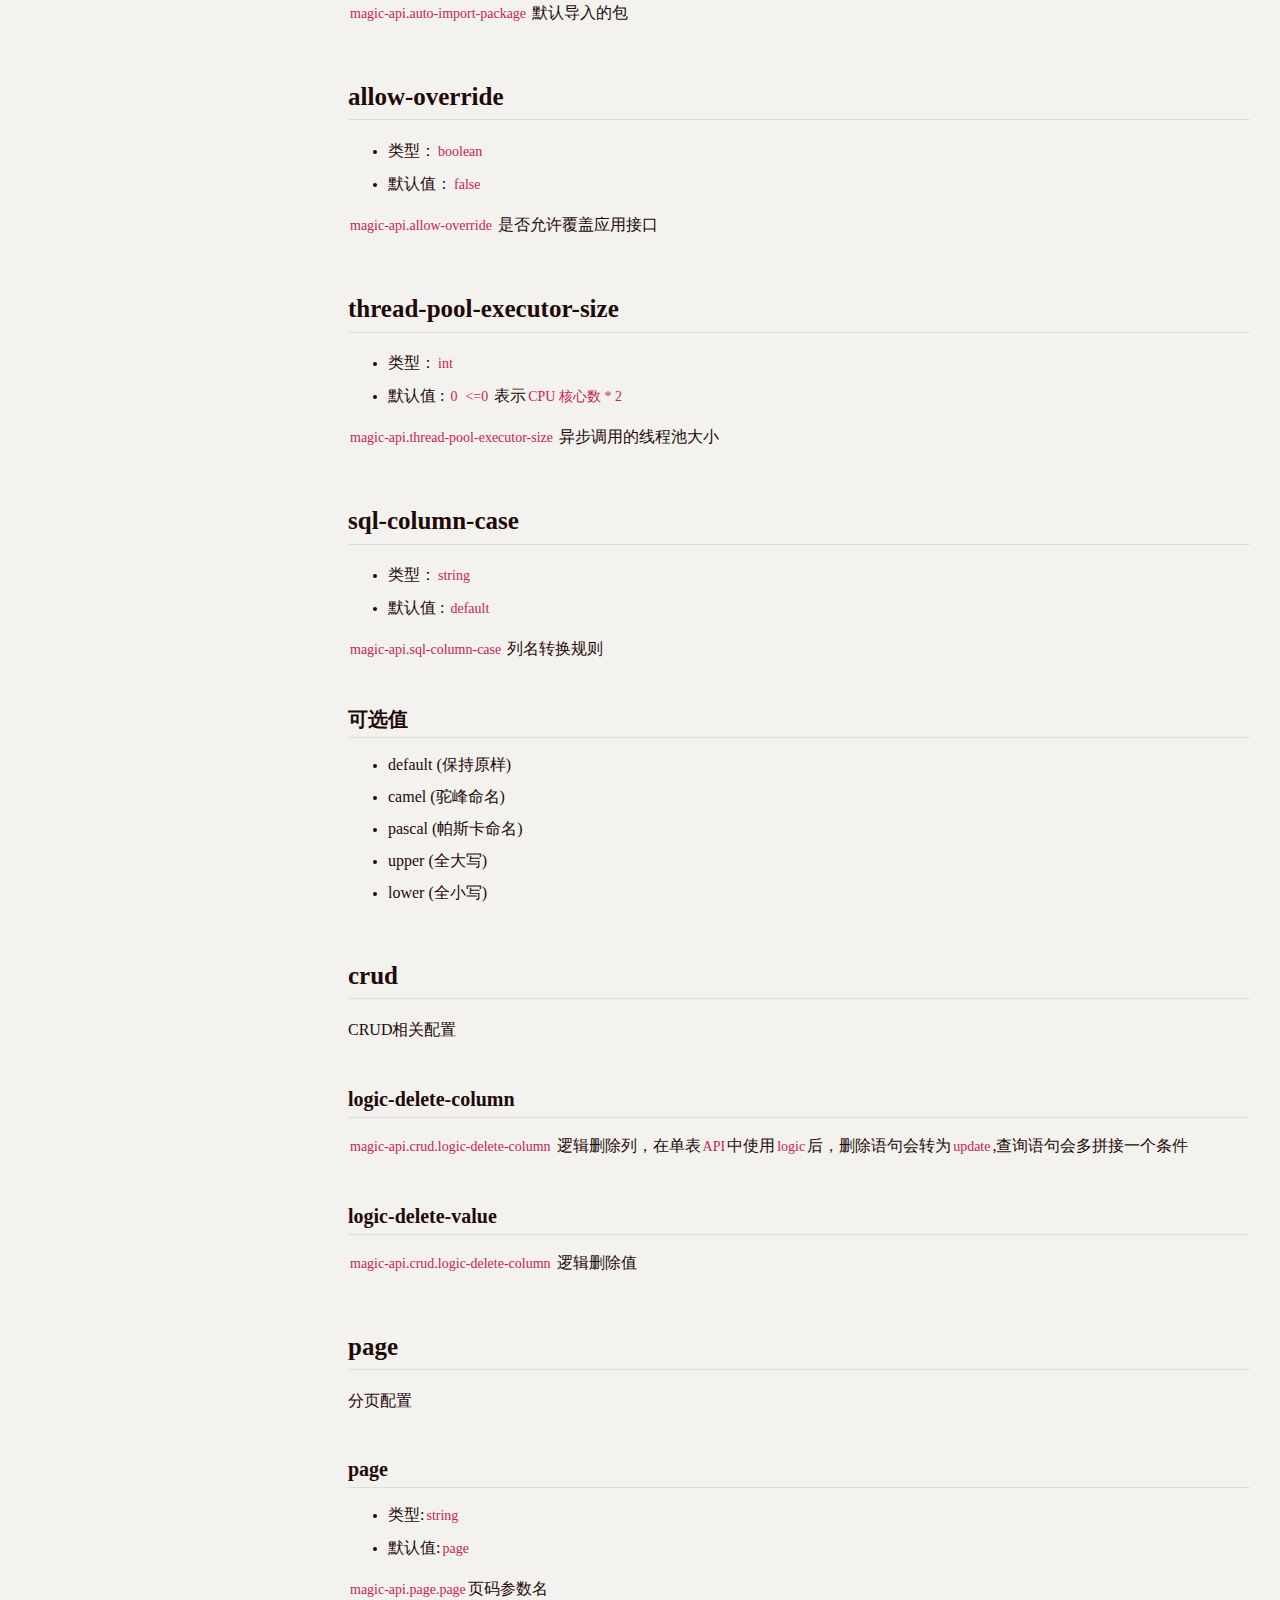
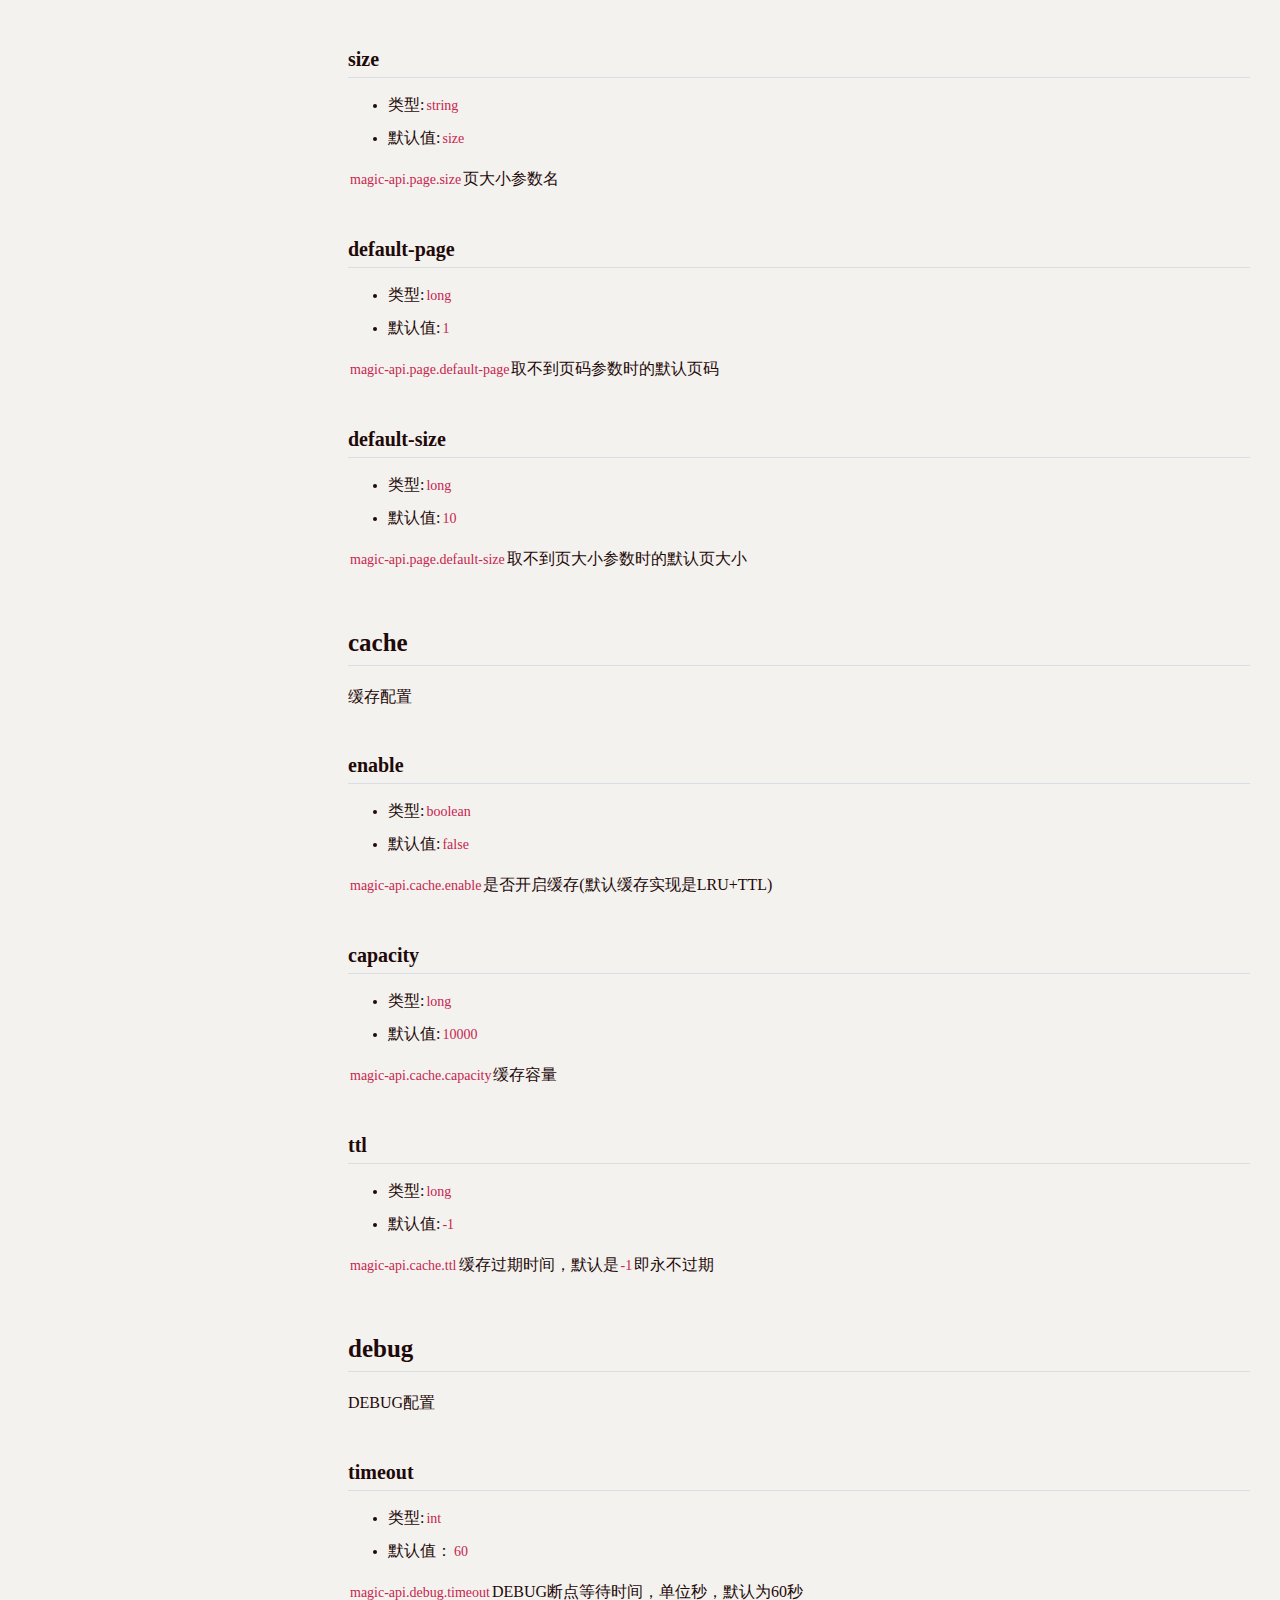
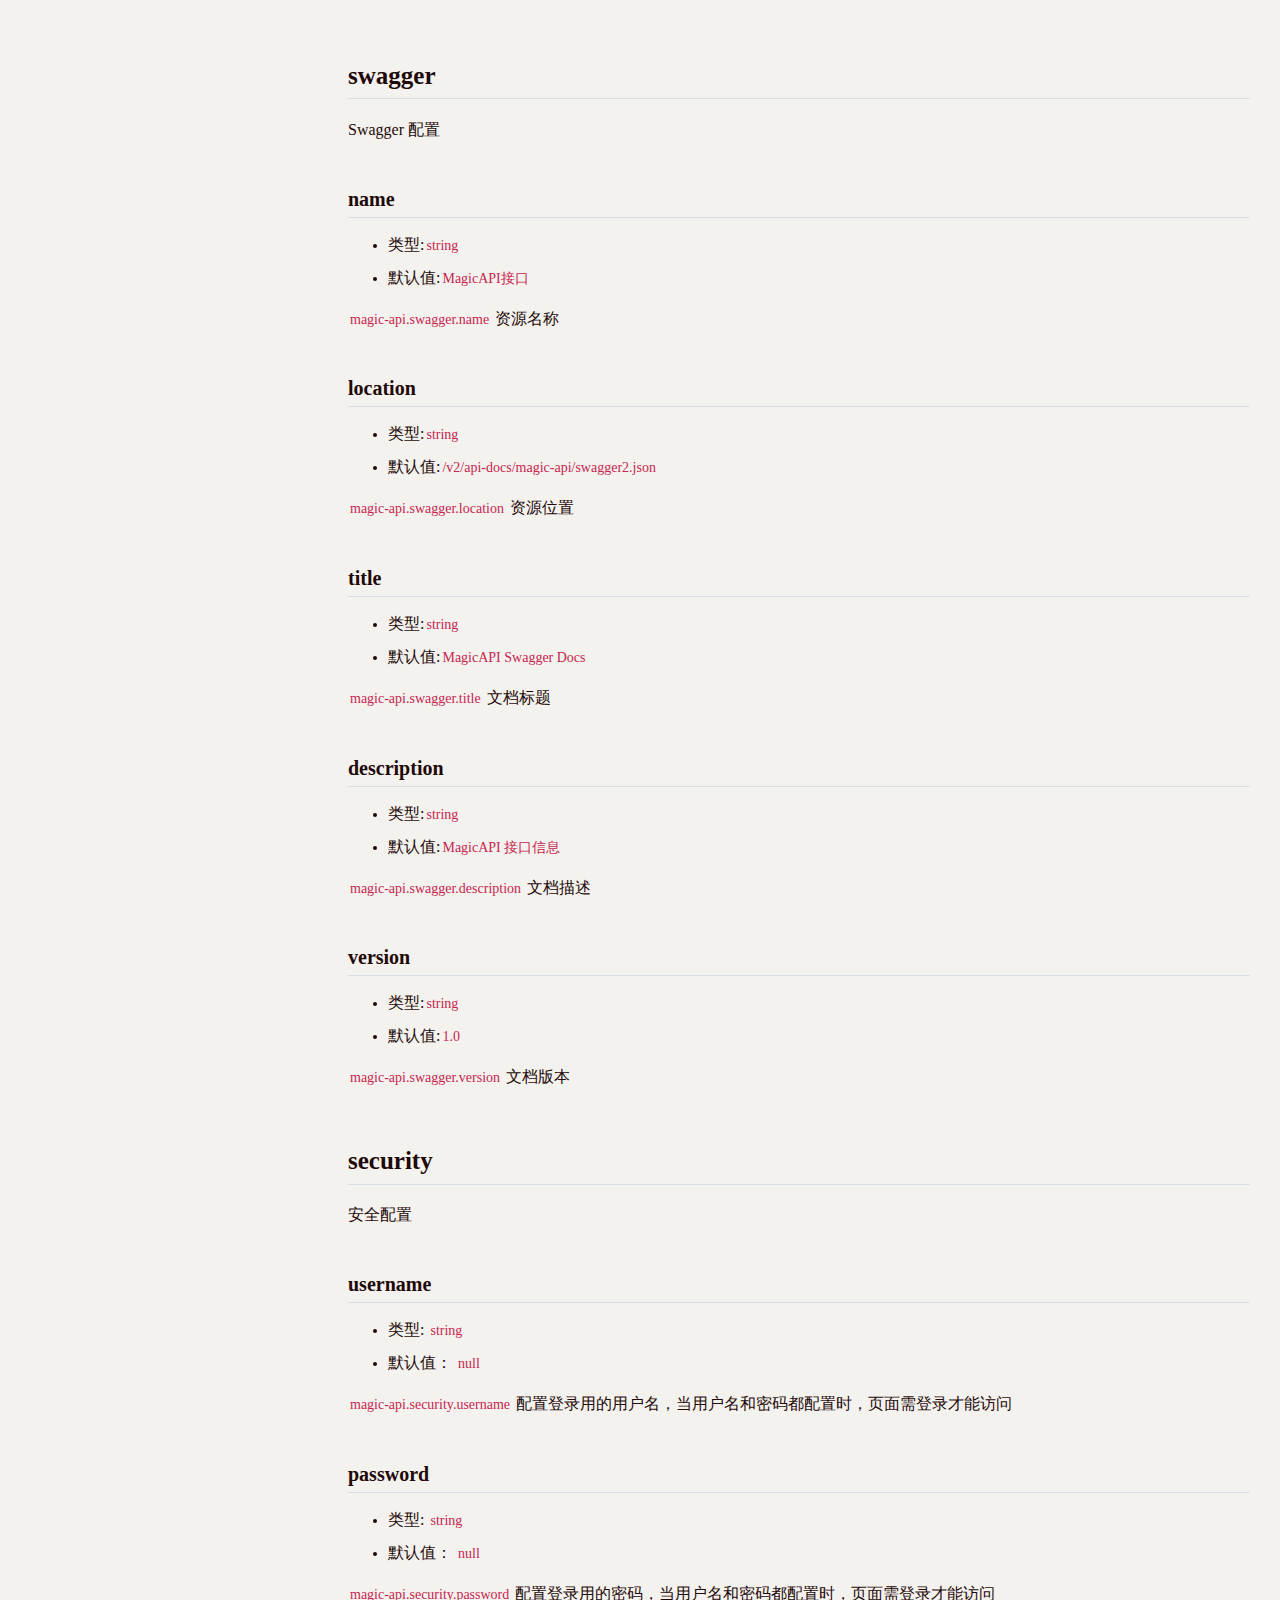
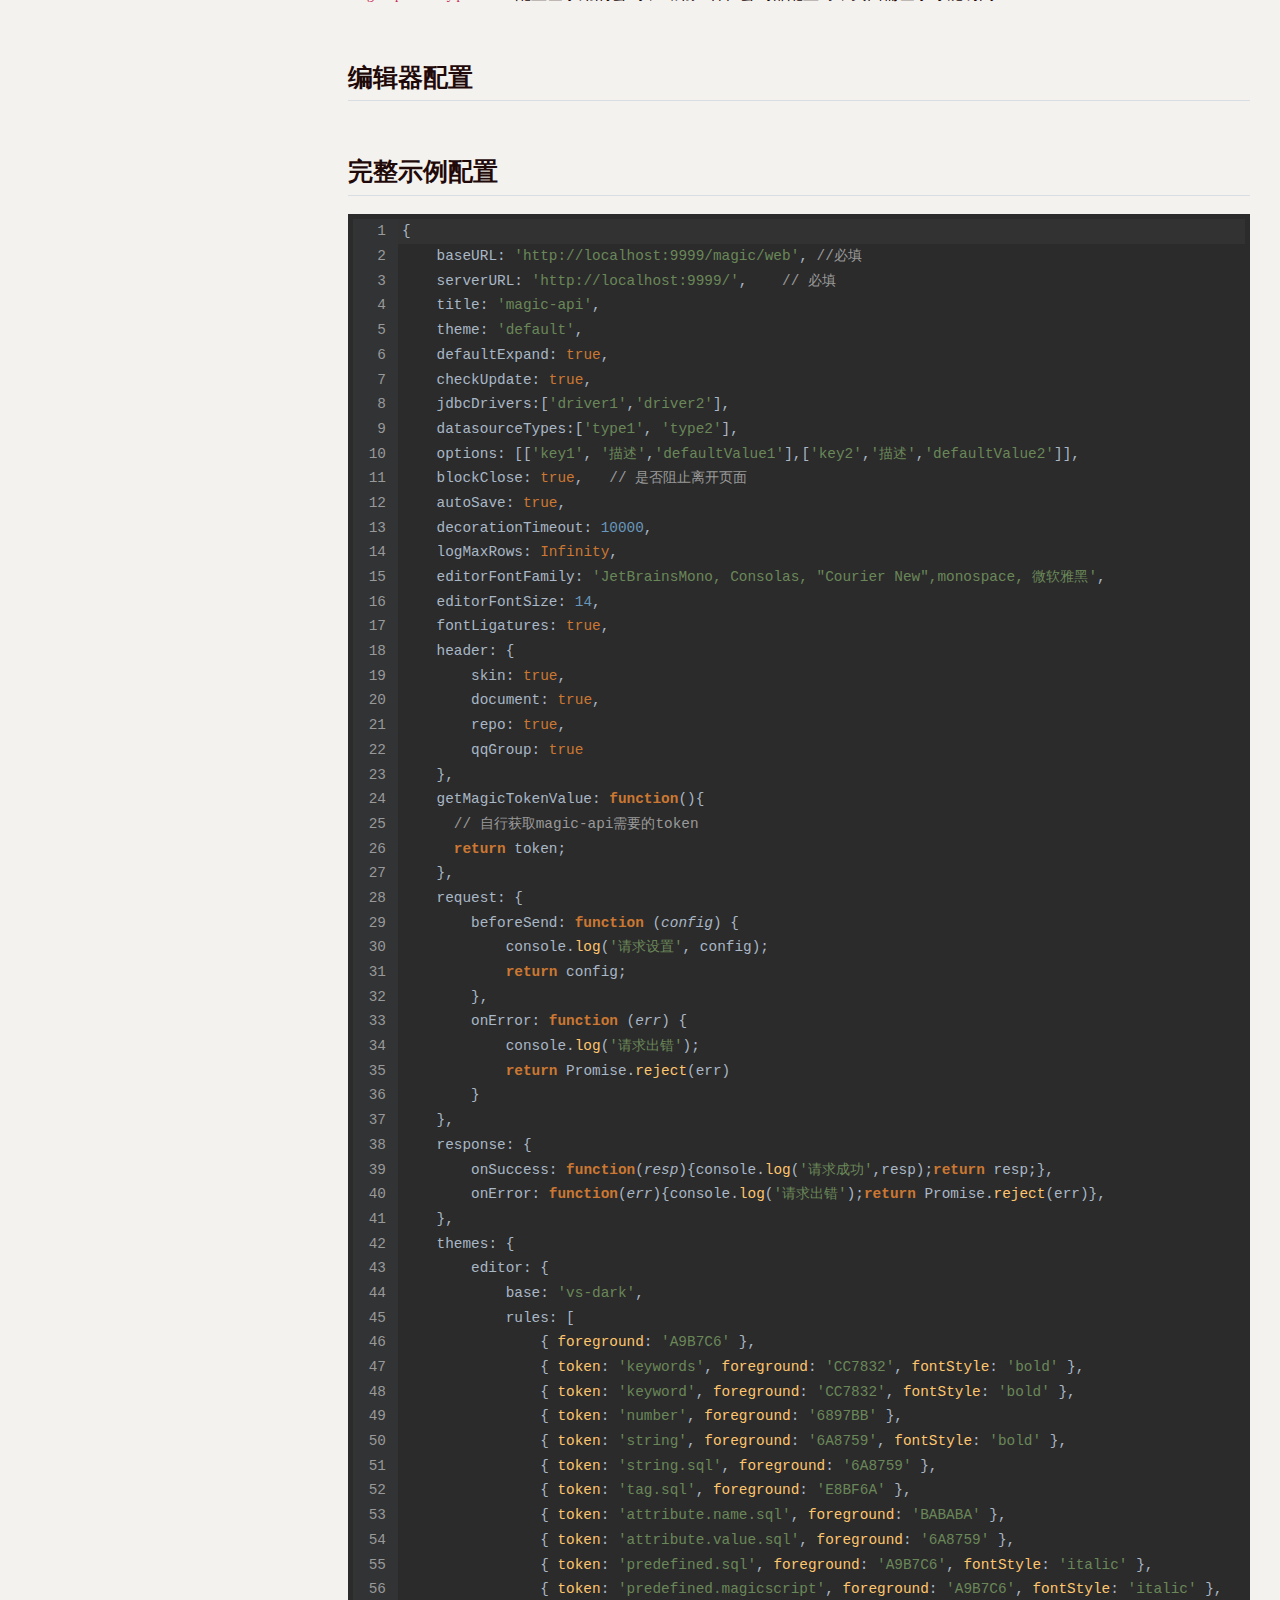
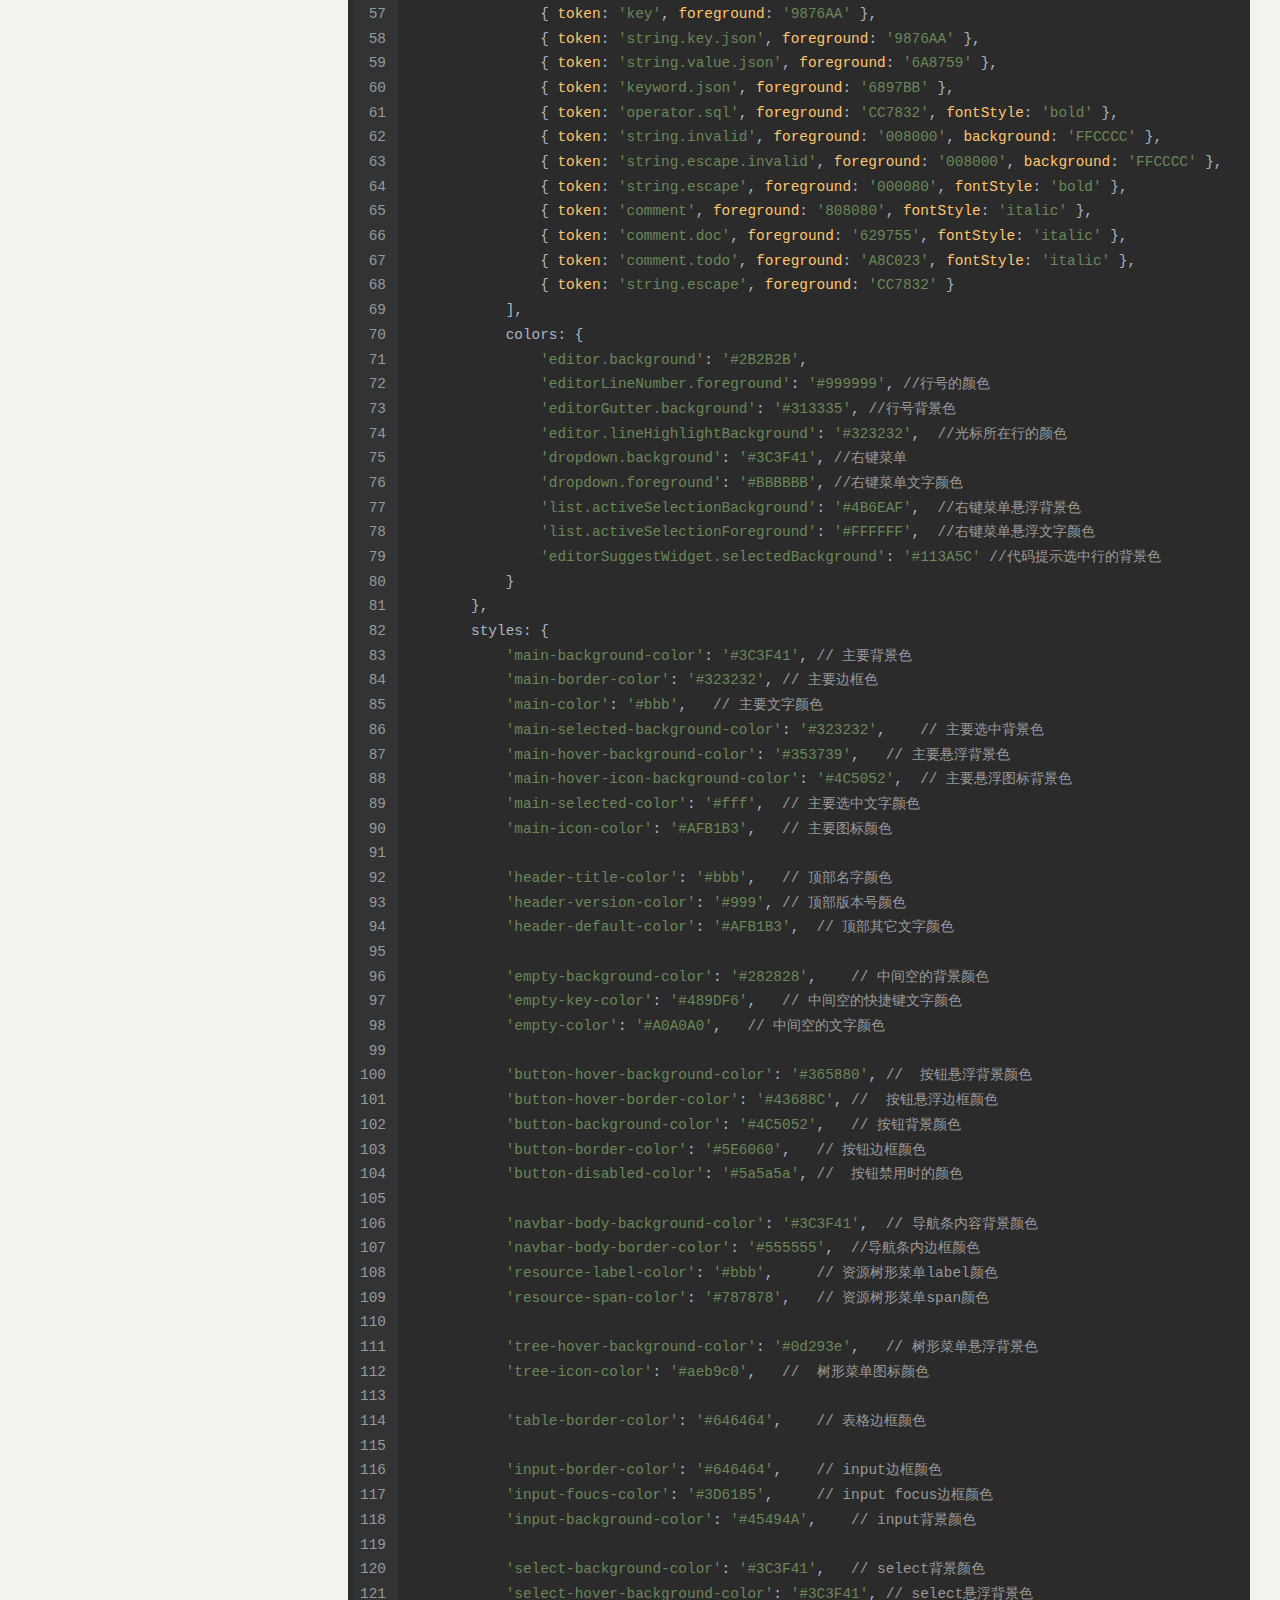
<file: magic/magiccfg.html>
<!doctype html>
<html>
<head>
<meta charset='UTF-8'><meta name='viewport' content='width=device-width initial-scale=1'>

<style type='text/css'>html {overflow-x: initial !important;}:root { --bg-color: #ffffff; --text-color: #333333; --select-text-bg-color: #B5D6FC; --select-text-font-color: auto; --monospace: "Lucida Console",Consolas,"Courier",monospace; --title-bar-height: 20px; }
.mac-os-11 { --title-bar-height: 28px; }
html { font-size: 14px; background-color: var(--bg-color); color: var(--text-color); font-family: "Helvetica Neue", Helvetica, Arial, sans-serif; -webkit-font-smoothing: antialiased; }
h1, h2, h3, h4, h5 { white-space: pre-wrap; }
body { margin: 0px; padding: 0px; height: auto; inset: 0px; font-size: 1rem; line-height: 1.428571; overflow-x: hidden; background: inherit; }
iframe { margin: auto; }
a.url { word-break: break-all; }
a:active, a:hover { outline: 0px; }
.in-text-selection, ::selection { text-shadow: none; background: var(--select-text-bg-color); color: var(--select-text-font-color); }
#write { margin: 0px auto; height: auto; width: inherit; word-break: normal; overflow-wrap: break-word; position: relative; white-space: normal; overflow-x: visible; padding-top: 36px; }
#write.first-line-indent p { text-indent: 2em; }
#write.first-line-indent li p, #write.first-line-indent p * { text-indent: 0px; }
#write.first-line-indent li { margin-left: 2em; }
.for-image #write { padding-left: 8px; padding-right: 8px; }
body.typora-export { padding-left: 30px; padding-right: 30px; }
.typora-export .footnote-line, .typora-export li, .typora-export p { white-space: pre-wrap; }
.typora-export .task-list-item input { pointer-events: none; }
@media screen and (max-width: 500px) {
  body.typora-export { padding-left: 0px; padding-right: 0px; }
  #write { padding-left: 20px; padding-right: 20px; }
}
#write li > figure:last-child { margin-bottom: 0.5rem; }
#write ol, #write ul { position: relative; }
img { max-width: 100%; vertical-align: middle; image-orientation: from-image; }
button, input, select, textarea { color: inherit; font-style: inherit; font-variant-caps: inherit; font-weight: inherit; font-stretch: inherit; font-size: inherit; line-height: inherit; font-family: inherit; font-size-adjust: inherit; font-kerning: inherit; font-variant-alternates: inherit; font-variant-ligatures: inherit; font-variant-numeric: inherit; font-variant-east-asian: inherit; font-variant-position: inherit; font-variant-emoji: inherit; font-feature-settings: inherit; font-optical-sizing: inherit; font-variation-settings: inherit; }
input[type="checkbox"], input[type="radio"] { line-height: normal; padding: 0px; }
*, ::after, ::before { box-sizing: border-box; }
#write h1, #write h2, #write h3, #write h4, #write h5, #write h6, #write p, #write pre { width: inherit; }
#write h1, #write h2, #write h3, #write h4, #write h5, #write h6, #write p { position: relative; }
p { line-height: inherit; }
h1, h2, h3, h4, h5, h6 { break-after: avoid-page; break-inside: avoid; orphans: 4; }
p { orphans: 4; }
h1 { font-size: 2rem; }
h2 { font-size: 1.8rem; }
h3 { font-size: 1.6rem; }
h4 { font-size: 1.4rem; }
h5 { font-size: 1.2rem; }
h6 { font-size: 1rem; }
.md-math-block, .md-rawblock, h1, h2, h3, h4, h5, h6, p { margin-top: 1rem; margin-bottom: 1rem; }
.hidden { display: none; }
.md-blockmeta { color: rgb(204, 204, 204); font-weight: 700; font-style: italic; }
a { cursor: pointer; }
sup.md-footnote { padding: 2px 4px; background-color: rgba(238, 238, 238, 0.7); color: rgb(85, 85, 85); border-radius: 4px; cursor: pointer; }
sup.md-footnote a, sup.md-footnote a:hover { color: inherit; text-transform: inherit; text-decoration: inherit; }
#write input[type="checkbox"] { cursor: pointer; width: inherit; height: inherit; }
figure { overflow-x: auto; margin: 1.2em 0px; max-width: calc(100% + 16px); padding: 0px; }
figure > table { margin: 0px; }
thead, tr { break-inside: avoid; break-after: auto; }
thead { display: table-header-group; }
table { border-collapse: collapse; border-spacing: 0px; width: 100%; overflow: auto; break-inside: auto; text-align: left; }
table.md-table td { min-width: 32px; }
.CodeMirror-gutters { border-right-width: 0px; border-right-style: none; border-right-color: currentcolor; background-color: inherit; }
.CodeMirror-linenumber { -webkit-user-select: none; }
.CodeMirror { text-align: left; }
.CodeMirror-placeholder { opacity: 0.3; }
.CodeMirror pre { padding: 0px 4px; }
.CodeMirror-lines { padding: 0px; }
div.hr:focus { cursor: none; }
#write pre { white-space: pre-wrap; }
#write.fences-no-line-wrapping pre { white-space: pre; }
#write pre.ty-contain-cm { white-space: normal; }
.CodeMirror-gutters { margin-right: 4px; }
.md-fences { font-size: 0.9rem; display: block; break-inside: avoid; text-align: left; overflow: visible; white-space: pre; background: inherit; position: relative !important; }
.md-fences-adv-panel { width: 100%; margin-top: 10px; text-align: center; padding-top: 0px; padding-bottom: 8px; overflow-x: auto; }
#write .md-fences.mock-cm { white-space: pre-wrap; }
.md-fences.md-fences-with-lineno { padding-left: 0px; }
#write.fences-no-line-wrapping .md-fences.mock-cm { white-space: pre; overflow-x: auto; }
.md-fences.mock-cm.md-fences-with-lineno { padding-left: 8px; }
.CodeMirror-line, twitterwidget { break-inside: avoid; }
svg { break-inside: avoid; }
.footnotes { opacity: 0.8; font-size: 0.9rem; margin-top: 1em; margin-bottom: 1em; }
.footnotes + .footnotes { margin-top: 0px; }
.md-reset { margin: 0px; padding: 0px; border: 0px; outline: 0px; vertical-align: top; background: 0px 0px; text-decoration: none; text-shadow: none; float: none; position: static; width: auto; height: auto; white-space: nowrap; cursor: inherit; line-height: normal; font-weight: 400; text-align: left; box-sizing: content-box; direction: ltr; }
li div { padding-top: 0px; }
blockquote { margin: 1rem 0px; }
li .mathjax-block, li p { margin: 0.5rem 0px; }
li blockquote { margin: 1rem 0px; }
li { margin: 0px; position: relative; }
blockquote > :last-child { margin-bottom: 0px; }
blockquote > :first-child, li > :first-child { margin-top: 0px; }
.footnotes-area { color: rgb(136, 136, 136); margin-top: 0.714rem; padding-bottom: 0.143rem; white-space: normal; }
#write .footnote-line { white-space: pre-wrap; }
@media print {
  body, html { border: 1px solid transparent; height: 99%; break-after: avoid; break-before: avoid; font-variant-ligatures: no-common-ligatures; }
  #write { margin-top: 0px; border-color: transparent !important; padding-top: 0px !important; padding-bottom: 0px !important; }
  .typora-export * { print-color-adjust: exact; }
  .typora-export #write { break-after: avoid; }
  .typora-export #write::after { height: 0px; }
  .is-mac table { break-inside: avoid; }
  #write > p:nth-child(1) { margin-top: 0px; }
  .typora-export-show-outline .typora-export-sidebar { display: none; }
  figure { overflow-x: visible; }
}
.footnote-line { margin-top: 0.714em; font-size: 0.7em; }
a img, img a { cursor: pointer; }
pre.md-meta-block { font-size: 0.8rem; min-height: 0.8rem; white-space: pre-wrap; background: rgb(204, 204, 204); display: block; overflow-x: hidden; }
p > .md-image:only-child:not(.md-img-error) img, p > img:only-child { display: block; margin: auto; }
#write.first-line-indent p > .md-image:only-child:not(.md-img-error) img { left: -2em; position: relative; }
p > .md-image:only-child { display: inline-block; width: 100%; }
#write .MathJax_Display { margin: 0.8em 0px 0px; }
.md-math-block { width: 100%; }
.md-math-block:not(:empty)::after { display: none; }
.MathJax_ref { fill: currentcolor; }
[contenteditable="true"]:active, [contenteditable="true"]:focus, [contenteditable="false"]:active, [contenteditable="false"]:focus { outline: 0px; box-shadow: none; }
.md-task-list-item { position: relative; list-style-type: none; }
.task-list-item.md-task-list-item { padding-left: 0px; }
.md-task-list-item > input { position: absolute; top: 0px; left: 0px; margin-left: -1.2em; margin-top: calc(1em - 10px); border: medium; }
.math { font-size: 1rem; }
.md-toc { min-height: 3.58rem; position: relative; font-size: 0.9rem; border-radius: 10px; }
.md-toc-content { position: relative; margin-left: 0px; }
.md-toc-content::after, .md-toc::after { display: none; }
.md-toc-item { display: block; color: rgb(65, 131, 196); }
.md-toc-item a { text-decoration: none; }
.md-toc-inner:hover { text-decoration: underline; }
.md-toc-inner { display: inline-block; cursor: pointer; }
.md-toc-h1 .md-toc-inner { margin-left: 0px; font-weight: 700; }
.md-toc-h2 .md-toc-inner { margin-left: 2em; }
.md-toc-h3 .md-toc-inner { margin-left: 4em; }
.md-toc-h4 .md-toc-inner { margin-left: 6em; }
.md-toc-h5 .md-toc-inner { margin-left: 8em; }
.md-toc-h6 .md-toc-inner { margin-left: 10em; }
@media screen and (max-width: 48em) {
  .md-toc-h3 .md-toc-inner { margin-left: 3.5em; }
  .md-toc-h4 .md-toc-inner { margin-left: 5em; }
  .md-toc-h5 .md-toc-inner { margin-left: 6.5em; }
  .md-toc-h6 .md-toc-inner { margin-left: 8em; }
}
a.md-toc-inner { font-size: inherit; font-style: inherit; font-weight: inherit; line-height: inherit; }
.footnote-line a:not(.reversefootnote) { color: inherit; }
.reversefootnote { font-family: ui-monospace, sans-serif; }
.md-attr { display: none; }
.md-fn-count::after { content: "."; }
code, pre, samp, tt { font-family: var(--monospace); }
kbd { margin: 0px 0.1em; padding: 0.1em 0.6em; font-size: 0.8em; color: rgb(36, 39, 41); background: rgb(255, 255, 255); border: 1px solid rgb(173, 179, 185); border-radius: 3px; box-shadow: rgba(12, 13, 14, 0.2) 0px 1px 0px, rgb(255, 255, 255) 0px 0px 0px 2px inset; white-space: nowrap; vertical-align: middle; }
.md-comment { color: rgb(162, 127, 3); opacity: 0.6; font-family: var(--monospace); }
code { text-align: left; vertical-align: initial; }
a.md-print-anchor { white-space: pre !important; border-width: medium !important; border-style: none !important; border-color: currentcolor !important; display: inline-block !important; position: absolute !important; width: 1px !important; right: 0px !important; outline: 0px !important; background: 0px 0px !important; text-decoration: initial !important; text-shadow: initial !important; }
.os-windows.monocolor-emoji .md-emoji { font-family: "Segoe UI Symbol", sans-serif; }
.md-diagram-panel > svg { max-width: 100%; }
[lang="flow"] svg, [lang="mermaid"] svg { max-width: 100%; height: auto; }
[lang="mermaid"] .node text { font-size: 1rem; }
table tr th { border-bottom-width: 0px; border-bottom-style: none; border-bottom-color: currentcolor; }
video { max-width: 100%; display: block; margin: 0px auto; }
iframe { max-width: 100%; width: 100%; border: medium; }
.highlight td, .highlight tr { border: 0px; }
mark { background: rgb(255, 255, 0); color: rgb(0, 0, 0); }
.md-html-inline .md-plain, .md-html-inline strong, mark .md-inline-math, mark strong { color: inherit; }
.md-expand mark .md-meta { opacity: 0.3 !important; }
mark .md-meta { color: rgb(0, 0, 0); }
@media print {
  .typora-export h1, .typora-export h2, .typora-export h3, .typora-export h4, .typora-export h5, .typora-export h6 { break-inside: avoid; }
}
.md-diagram-panel .messageText { stroke: none !important; }
.md-diagram-panel .start-state { fill: var(--node-fill); }
.md-diagram-panel .edgeLabel rect { opacity: 1 !important; }
.md-fences.md-fences-math { font-size: 1em; }
.md-fences-advanced:not(.md-focus) { padding: 0px; white-space: nowrap; border: 0px; }
.md-fences-advanced:not(.md-focus) { background: inherit; }
.typora-export-show-outline .typora-export-content { max-width: 1440px; margin: auto; display: flex; flex-direction: row; }
.typora-export-sidebar { width: 300px; font-size: 0.8rem; margin-top: 80px; margin-right: 18px; }
.typora-export-show-outline #write { --webkit-flex: 2; flex: 2 1 0%; }
.typora-export-sidebar .outline-content { position: fixed; top: 0px; max-height: 100%; overflow: hidden auto; padding-bottom: 30px; padding-top: 60px; width: 300px; }
@media screen and (max-width: 1024px) {
  .typora-export-sidebar, .typora-export-sidebar .outline-content { width: 240px; }
}
@media screen and (max-width: 800px) {
  .typora-export-sidebar { display: none; }
}
.outline-content li, .outline-content ul { margin-left: 0px; margin-right: 0px; padding-left: 0px; padding-right: 0px; list-style: none; overflow-wrap: anywhere; }
.outline-content ul { margin-top: 0px; margin-bottom: 0px; }
.outline-content strong { font-weight: 400; }
.outline-expander { width: 1rem; height: 1.428571rem; position: relative; display: table-cell; vertical-align: middle; cursor: pointer; padding-left: 4px; }
.outline-expander::before { content: ""; position: relative; font-family: Ionicons; display: inline-block; font-size: 8px; vertical-align: middle; }
.outline-item { padding-top: 3px; padding-bottom: 3px; cursor: pointer; }
.outline-expander:hover::before { content: ""; }
.outline-h1 > .outline-item { padding-left: 0px; }
.outline-h2 > .outline-item { padding-left: 1em; }
.outline-h3 > .outline-item { padding-left: 2em; }
.outline-h4 > .outline-item { padding-left: 3em; }
.outline-h5 > .outline-item { padding-left: 4em; }
.outline-h6 > .outline-item { padding-left: 5em; }
.outline-label { cursor: pointer; display: table-cell; vertical-align: middle; text-decoration: none; color: inherit; }
.outline-label:hover { text-decoration: underline; }
.outline-item:hover { border-color: rgb(245, 245, 245); background-color: var(--item-hover-bg-color); }
.outline-item:hover { margin-left: -28px; margin-right: -28px; border-left-width: 28px; border-left-style: solid; border-left-color: transparent; border-right-width: 28px; border-right-style: solid; border-right-color: transparent; }
.outline-item-single .outline-expander::before, .outline-item-single .outline-expander:hover::before { display: none; }
.outline-item-open > .outline-item > .outline-expander::before { content: ""; }
.outline-children { display: none; }
.info-panel-tab-wrapper { display: none; }
.outline-item-open > .outline-children { display: block; }
.typora-export .outline-item { padding-top: 1px; padding-bottom: 1px; }
.typora-export .outline-item:hover { margin-right: -8px; border-right-width: 8px; border-right-style: solid; border-right-color: transparent; }
.typora-export .outline-expander::before { content: "+"; font-family: inherit; top: -1px; }
.typora-export .outline-expander:hover::before, .typora-export .outline-item-open > .outline-item > .outline-expander::before { content: "−"; }
.typora-export-collapse-outline .outline-children { display: none; }
.typora-export-collapse-outline .outline-item-open > .outline-children, .typora-export-no-collapse-outline .outline-children { display: block; }
.typora-export-no-collapse-outline .outline-expander::before { content: "" !important; }
.typora-export-show-outline .outline-item-active > .outline-item .outline-label { font-weight: 700; }
.md-inline-math-container mjx-container { zoom: 0.95; }
mjx-container { break-inside: avoid; }
.md-alert.md-alert-note { border-left-color: rgb(9, 105, 218); }
.md-alert.md-alert-important { border-left-color: rgb(130, 80, 223); }
.md-alert.md-alert-warning { border-left-color: rgb(154, 103, 0); }
.md-alert.md-alert-tip { border-left-color: rgb(31, 136, 61); }
.md-alert.md-alert-caution { border-left-color: rgb(207, 34, 46); }
.md-alert { padding: 0px 1em; margin-bottom: 16px; color: inherit; border-left-width: 0.25em; border-left-style: solid; border-left-color: rgb(0, 0, 0); }
.md-alert-text-note { color: rgb(9, 105, 218); }
.md-alert-text-important { color: rgb(130, 80, 223); }
.md-alert-text-warning { color: rgb(154, 103, 0); }
.md-alert-text-tip { color: rgb(31, 136, 61); }
.md-alert-text-caution { color: rgb(207, 34, 46); }
.md-alert-text { font-size: 0.9rem; font-weight: 700; }
.md-alert-text svg { fill: currentcolor; position: relative; top: 0.125em; margin-right: 1ch; overflow: visible; }
.md-alert-text-container::after { content: attr(data-text); text-transform: capitalize; pointer-events: none; margin-right: 1ch; }


.CodeMirror { height: auto; }
.CodeMirror.cm-s-inner { background: inherit; }
.CodeMirror-scroll { overflow: auto hidden; z-index: 3; }
.CodeMirror-gutter-filler, .CodeMirror-scrollbar-filler { background-color: rgb(255, 255, 255); }
.CodeMirror-gutters { border-right-width: 1px; border-right-style: solid; border-right-color: rgb(221, 221, 221); background: inherit; white-space: nowrap; }
.CodeMirror-linenumber { padding: 0px 3px 0px 5px; text-align: right; color: rgb(153, 153, 153); }
.cm-s-inner .cm-keyword { color: rgb(119, 0, 136); }
.cm-s-inner .cm-atom, .cm-s-inner.cm-atom { color: rgb(34, 17, 153); }
.cm-s-inner .cm-number { color: rgb(17, 102, 68); }
.cm-s-inner .cm-def { color: rgb(0, 0, 255); }
.cm-s-inner .cm-variable { color: rgb(0, 0, 0); }
.cm-s-inner .cm-variable-2 { color: rgb(0, 85, 170); }
.cm-s-inner .cm-variable-3 { color: rgb(0, 136, 85); }
.cm-s-inner .cm-string { color: rgb(170, 17, 17); }
.cm-s-inner .cm-property { color: rgb(0, 0, 0); }
.cm-s-inner .cm-operator { color: rgb(152, 26, 26); }
.cm-s-inner .cm-comment, .cm-s-inner.cm-comment { color: rgb(170, 85, 0); }
.cm-s-inner .cm-string-2 { color: rgb(255, 85, 0); }
.cm-s-inner .cm-meta { color: rgb(85, 85, 85); }
.cm-s-inner .cm-qualifier { color: rgb(85, 85, 85); }
.cm-s-inner .cm-builtin { color: rgb(51, 0, 170); }
.cm-s-inner .cm-bracket { color: rgb(153, 153, 119); }
.cm-s-inner .cm-tag { color: rgb(17, 119, 0); }
.cm-s-inner .cm-attribute { color: rgb(0, 0, 204); }
.cm-s-inner .cm-header, .cm-s-inner.cm-header { color: rgb(0, 0, 255); }
.cm-s-inner .cm-quote, .cm-s-inner.cm-quote { color: rgb(0, 153, 0); }
.cm-s-inner .cm-hr, .cm-s-inner.cm-hr { color: rgb(153, 153, 153); }
.cm-s-inner .cm-link, .cm-s-inner.cm-link { color: rgb(0, 0, 204); }
.cm-negative { color: rgb(221, 68, 68); }
.cm-positive { color: rgb(34, 153, 34); }
.cm-header, .cm-strong { font-weight: 700; }
.cm-del { text-decoration: line-through; }
.cm-em { font-style: italic; }
.cm-link { text-decoration: underline; }
.cm-error { color: red; }
.cm-invalidchar { color: red; }
.cm-constant { color: rgb(38, 139, 210); }
.cm-defined { color: rgb(181, 137, 0); }
div.CodeMirror span.CodeMirror-matchingbracket { color: rgb(0, 255, 0); }
div.CodeMirror span.CodeMirror-nonmatchingbracket { color: rgb(255, 34, 34); }
.cm-s-inner .CodeMirror-activeline-background { background: inherit; }
.CodeMirror { position: relative; overflow: hidden; }
.CodeMirror-scroll { height: 100%; outline: 0px; position: relative; box-sizing: content-box; background: inherit; }
.CodeMirror-sizer { position: relative; }
.CodeMirror-gutter-filler, .CodeMirror-hscrollbar, .CodeMirror-scrollbar-filler, .CodeMirror-vscrollbar { position: absolute; z-index: 6; display: none; outline: 0px; }
.CodeMirror-vscrollbar { right: 0px; top: 0px; overflow: hidden; }
.CodeMirror-hscrollbar { bottom: 0px; left: 0px; overflow: auto hidden; }
.CodeMirror-scrollbar-filler { right: 0px; bottom: 0px; }
.CodeMirror-gutter-filler { left: 0px; bottom: 0px; }
.CodeMirror-gutters { position: absolute; left: 0px; top: 0px; padding-bottom: 10px; z-index: 3; overflow-y: hidden; }
.CodeMirror-gutter { white-space: normal; height: 100%; box-sizing: content-box; padding-bottom: 30px; margin-bottom: -32px; display: inline-block; }
.CodeMirror-gutter-wrapper { position: absolute; z-index: 4; background: 0px 0px !important; border: medium !important; }
.CodeMirror-gutter-background { position: absolute; top: 0px; bottom: 0px; z-index: 4; }
.CodeMirror-gutter-elt { position: absolute; cursor: default; z-index: 4; }
.CodeMirror-lines { cursor: text; }
.CodeMirror pre { border-radius: 0px; border-width: 0px; background: 0px 0px; font-family: inherit; font-size: inherit; margin: 0px; white-space: pre; overflow-wrap: normal; color: inherit; z-index: 2; position: relative; overflow: visible; }
.CodeMirror-wrap pre { overflow-wrap: break-word; white-space: pre-wrap; word-break: normal; }
.CodeMirror-code pre { border-right-width: 30px; border-right-style: solid; border-right-color: transparent; width: fit-content; }
.CodeMirror-wrap .CodeMirror-code pre { border-right-width: medium; border-right-style: none; border-right-color: currentcolor; width: auto; }
.CodeMirror-linebackground { position: absolute; inset: 0px; z-index: 0; }
.CodeMirror-linewidget { position: relative; z-index: 2; overflow: auto; }
.CodeMirror-wrap .CodeMirror-scroll { overflow-x: hidden; }
.CodeMirror-measure { position: absolute; width: 100%; height: 0px; overflow: hidden; visibility: hidden; }
.CodeMirror-measure pre { position: static; }
.CodeMirror div.CodeMirror-cursor { position: absolute; visibility: hidden; border-right-width: medium; border-right-style: none; border-right-color: currentcolor; width: 0px; }
.CodeMirror div.CodeMirror-cursor { visibility: hidden; }
.CodeMirror-focused div.CodeMirror-cursor { visibility: inherit; }
.cm-searching { background: rgba(255, 255, 0, 0.4); }
span.cm-underlined { text-decoration: underline; }
span.cm-strikethrough { text-decoration: line-through; }
.cm-tw-syntaxerror { color: rgb(255, 255, 255); background-color: rgb(153, 0, 0); }
.cm-tw-deleted { text-decoration: line-through; }
.cm-tw-header5 { font-weight: 700; }
.cm-tw-listitem:first-child { padding-left: 10px; }
.cm-tw-box { border-style: solid; border-right-width: 1px; border-bottom-width: 1px; border-left-width: 1px; border-color: inherit; border-top-width: 0px !important; }
.cm-tw-underline { text-decoration: underline; }
@media print {
  .CodeMirror div.CodeMirror-cursor { visibility: hidden; }
}


::marker {
    font-size: 14px;
}

pre {
	--select-text-bg-color: #36284e;
	--select-text-font-color: #fff;
}

html {
	font-size: 16px;
	-webkit-font-smoothing: antialiased;
}

html, body {
	background-color: #f3f2ee;
	font-family: Arail,Microsoft YaHei;
	color: #1f0909;
	line-height: 1.5em;
}


#write {
	max-width: 40em;
	// 20231128 添加水印
	background: url("data:image/svg+xml,%3Csvg width='200' height='200' xmlns='http://www.w3.org/2000/svg'%3E%3Ctext x='50%25' y='50%25' font-size='14' fill-opacity='0.5' text-anchor='middle' dominant-baseline='middle' transform='rotate(-45, 100 100)'%3ENownew%3C/text%3E%3C/svg%3E");
}
@media only screen and (min-width: 1000px) {
	#write {max-width: 960px;}
}


@media only screen and (min-width: 1400px) {
	#write {max-width: 1080px;}
}

@media only screen and (min-width: 1900px) {
	#write {max-width: 1180px;}
}

ol li {
	list-style-type: decimal;
	list-style-position: outside;
}
ul li {
	list-style-type: disc;
	list-style-position: outside;
}

ol,
ul {
	list-style: none;
}

blockquote,
q {
	quotes: none;
}
blockquote:before,
blockquote:after,
q:before,
q:after {
	content: '';
	content: none;
}
table {
	border-collapse: collapse;
	border-spacing: 0;
}


h1,
h2,
h3,
h4,
h5,
h6 {
	font-family: Microsoft YaHei;
	padding-bottom: 0.3em;
	border-bottom: 1px solid #d8dee4;
	font-weight: bold;
	margin-bottom: 1.5em;
}
h1 {
	font-size: 30px;
	/*30 / 16*/
	line-height: 1.6em;
	/* 48 / 30*/
	margin-top: 2em;
}
h2{
	font-size: 25px;
	line-height: 1.15;
	/*24 / 21*/
	margin-top: 2.285714em;
	/*48 / 21*/
	margin-bottom: 1.15em;
	/*24 / 21*/
}
h3 {
	font-size: 20px;
	/*21 / 16*/
	line-height: 1.15;
	/*24 / 21*/
	margin-top: 2.285714em;
	/*48 / 21*/
	margin-bottom: 1.15em;
	/*24 / 21*/
}

h4 {
	font-size: 16px;
	/*18 / 16*/
	margin-top: 2.67em;
	/*48 / 18*/
}
/* links */

a {
	text-decoration: none;
	color: #065588;
}
a:hover,
a:active {
	text-decoration: underline;
}
/* block spacing */


/* blockquote */

blockquote {
	border-left: 3px solid;
	margin-left: 1em;
	padding-left: 1em;
}

/* tables */
.md-meta,.md-before, .md-after {
	color:#999;
}

table {
	margin-bottom: 1.5em;
	/*24 / 16*/
	font-size: 1em;
	/* width: 100%; */
}
thead th,
tfoot th {
	padding: .25em .25em .25em .4em;
	text-transform: uppercase;
}
th {
	text-align: left;
}
td {
	vertical-align: top;
	padding: .25em .25em .25em .4em;
}

.md-fences {
    color: #0079bb;
}

code {
	color: #c7254e;
	padding-left: 2px;
	padding-right: 2px;
	font-family: consolas;
    border-radius: 4px;
}

pre,
code,
tt {
	font-size: .875em;
	line-height: 1.714285em;
}


p + ul,
p + ol{
	margin-top: .5em;
}

h3 + ul,
h4 + ul,
h5 + ul,
h6 + ul,
h3 + ol,
h4 + ol,
h5 + ol,
h6 + ol {
	margin-top: .5em;
}

li > ul,
li > ol {
	margin-top: inherit;
	margin-bottom: 0;
}

li ol>li {
	list-style-type: lower-alpha;
}

li li ol>li{
	list-style-type: lower-roman;
}

h2,
h3 {
	margin-bottom: .75em;
}
hr {
	border-top: none;
	border-right: none;
	border-bottom: 1px solid;
	border-left: none;
}
h1 {
	border-color: #c5c5c5;
}
blockquote {

	border-color: #bababa;
}

blockquote ul,
blockquote ol {
	margin-left:0;
}

.ty-table-edit {
	background-color: transparent;
}
thead {
	background-color: #dadada;
}
tr:nth-child(even) {
	background: #e8e7e7;
}
hr {
	border-color: #c5c5c5;
}
.task-list{
	padding-left: 1rem;
}

.md-task-list-item {
	padding-left: 1.5rem;
	list-style-type: none;
}

.md-task-list-item > input:before {
	content: '\221A';
	display: inline-block;
	width: 1.25rem;
  	height: 1.6rem;
	vertical-align: middle;
	text-align: center;
	color: #ddd;
	background-color: #F3F2EE;
}

.md-task-list-item > input:checked:before,
.md-task-list-item > input[checked]:before{
	color: inherit;
}

#write pre.md-meta-block {
	min-height: 1.875rem;
	color: #555;
	border: 0px;
	background: transparent;
	margin-top: -4px;
	margin-left: 1em;
	margin-top: 1em;
}

.md-image>.md-meta {
	color: #9B5146;
}

.md-image>.md-meta{
	font-family: Microsoft YaHei;
}


#write>h3.md-focus:before{
	left: -1.5rem;
	color:#999;
	border-color:#999;
}
#write>h4.md-focus:before{
	left: -1.5rem;
	top: .25rem;
	color:#999;
	border-color:#999;
}
#write>h5.md-focus:before{
	left: -1.5rem;
	top: .0.3125rem;
	color:#999;
	border-color:#999;
}
#write>h6.md-focus:before{
	left: -1.5rem;
	top: 0.3125rem;
	color:#999;
	border-color:#999;
}

.md-toc:focus .md-toc-content{
	margin-top: 19px;
}

.md-toc-content:empty:before{
	color: #065588;
}
.md-toc-item {
	color: #065588;
}

#write div.md-toc-tooltip {
	background-color: #f3f2ee;
}

#typora-sidebar {
	background-color: #f3f2ee;
	-webkit-box-shadow: 0 6px 12px rgba(0, 0, 0, 0.375);
  	box-shadow: 0 6px 12px rgba(0, 0, 0, 0.375);
}

.pin-outline #typora-sidebar {
	background: inherit;
	box-shadow: none;
	border-right: 1px dashed;
}

.pin-outline #typora-sidebar:hover .outline-title-wrapper {
	border-left:1px dashed;
}

.outline-item:hover {
  background-color: #dadada;
  border-left: 28px solid #dadada;
  border-right: 18px solid #dadada;
}

.typora-node .outline-item:hover {
  	border-right: 28px solid #dadada;
}

.outline-expander:before {
  content: "\f105";
  font-family: FontAwesome;
  font-size:12px;
  top: 1px;
}

.outline-expander:hover:before,
.outline-item-open>.outline-item>.outline-expander:before {
  content: "\f107";
}

.modal-content {
	background-color: #f3f2ee;
}

.auto-suggest-container ul li {
	list-style-type: none;
}

/** UI for electron */

.megamenu-menu,
#top-titlebar, #top-titlebar *,
.megamenu-content {
	background: #f3f2ee;
	color: #1f0909;
}

.megamenu-menu-header {
	border-bottom: 1px dashed #202B33;
}

.megamenu-menu {
	box-shadow: none;
	border-right: 1px dashed;
}

header, .context-menu, .megamenu-content, footer {
	font-family: Microsoft YaHei;
	color: #1f0909;
}

#megamenu-back-btn {
	color: #1f0909;
	border-color: #1f0909;
}

.megamenu-menu-header #megamenu-menu-header-title:before {
	color: #1f0909;
}

.megamenu-menu-list li a:hover, .megamenu-menu-list li a.active {
	color: inherit;
	background-color: #e8e7df;
}

.long-btn:hover {
	background-color: #e8e7df;
}

#recent-file-panel tbody tr:nth-child(2n-1) {
    background-color: transparent !important;
}

.megamenu-menu-panel tbody tr:hover td:nth-child(2) {
    color: inherit;
}

.megamenu-menu-panel .btn {
	background-color: #D2D1D1;
}

.btn-default {
	background-color: transparent;
}

.typora-sourceview-on #toggle-sourceview-btn,
.ty-show-word-count #footer-word-count {
	background: #c7c5c5;
}

#typora-quick-open {
    background-color: inherit;
}

.md-diagram-panel {
	margin-top: 8px;
}

.file-list-item-file-name {
	font-weight: initial;
}

.file-list-item-summary {
	opacity: 1;
}

.file-list-item {
	color: #777;
}

.file-list-item.active {
	background-color: inherit;
	color: black;
}

.ty-side-sort-btn.active {
	background-color: inherit;
}

.file-list-item.active .file-list-item-file-name  {
	font-weight: bold;
}

.file-list-item{
    opacity:1 !important;
}

.file-library-node.active>.file-node-background{
	background-color: rgba(32, 43, 51, 0.63);
	background-color: var(--active-file-bg-color);
}

.file-tree-node.active>.file-node-content{
	color: white;
	color: var(--active-file-text-color);
}

.md-task-list-item>input {
	margin-left: -1.7em;
	margin-top: calc(1rem - 12px);
}

input {
	border: 1px solid #aaa;
}

.megamenu-menu-header #megamenu-menu-header-title,
.megamenu-menu-header:hover, 
.megamenu-menu-header:focus {
	color: inherit;
}

.dropdown-menu .divider {
	border-color: #e5e5e5;
	opacity: 1;
}

/* https://github.com/typora/typora-issues/issues/2046 */
.os-windows-7 strong,
.os-windows-7 strong  {
	font-weight: 760;
}

.ty-preferences .btn-default {
	background: transparent;
}

.ty-preferences .window-header {
	border-bottom: 1px dashed #202B33;
	box-shadow: none;
}

#sidebar-loading-template, #sidebar-loading-template.file-list-item {
	color: #777;
}

.searchpanel-search-option-btn.active {
	background: #777;
	color: white;
}



/**
    Name: IntelliJ IDEA darcula theme
    From IntelliJ IDEA by JetBrains
    代码高亮：IDEA主题样式
 */

.cm-s-inner  { font-family: Consolas, Menlo, Monaco, 'Lucida Console', 'Liberation Mono', 'DejaVu Sans Mono', 'Bitstream Vera Sans Mono', 'Courier New', monospace, serif;}
.cm-s-inner.CodeMirror { background: #2B2B2B; color: #A9B7C6; padding: 5px;}

.cm-s-inner span.cm-meta { color: #BBB529; }
.cm-s-inner span.cm-number { color: #6897BB; }
.cm-s-inner span.cm-keyword { color: #CC7832; line-height: 1em; font-weight: bold; }
.cm-s-inner span.cm-def { color: #A9B7C6; font-style: italic; }
.cm-s-inner span.cm-variable { color: #A9B7C6; }
.cm-s-inner span.cm-variable-2 { color: #A9B7C6; }
.cm-s-inner span.cm-variable-3 { color: #9876AA; }
.cm-s-inner span.cm-type { color: #AABBCC; font-weight: bold; }
.cm-s-inner span.cm-property { color: #FFC66D; }
.cm-s-inner span.cm-operator { color: #A9B7C6; }
.cm-s-inner span.cm-string { color: #6A8759; }
.cm-s-inner span.cm-string-2 { color: #6A8759; }
.cm-s-inner span.cm-comment { color: #999; }
.cm-s-inner span.cm-link { color: #CC7832; }
.cm-s-inner span.cm-atom { color: #CC7832; }
.cm-s-inner span.cm-error { color: #BC3F3C; }
.cm-s-inner span.cm-tag { color: #bea063; font-weight: bold; font-style: italic; text-decoration: underline; }
.cm-s-inner span.cm-attribute { color: #6897bb; }
.cm-s-inner span.cm-qualifier { color: #6A8759; }
.cm-s-inner span.cm-bracket { color: #A9B7C6; }
.cm-s-inner span.cm-builtin { color: #FF9E59; }
.cm-s-inner span.cm-special { color: #FF9E59; }
.cm-s-inner span.cm-matchhighlight { color: #FFFFFF; background-color: rgba(50, 89, 48, .7); font-weight: normal;}
.cm-s-inner span.cm-searching { color: #FFFFFF; background-color: rgba(61, 115, 59, .7); font-weight: normal;}

.cm-s-inner .CodeMirror-cursor { border-left: 1px solid #A9B7C6; }
.cm-s-inner .CodeMirror-activeline-background { background: #323232; }
.cm-s-inner .CodeMirror-gutters { background: #313335; border-right: 1px solid #313335; }
.cm-s-inner .CodeMirror-guttermarker { color: #FFEE80; }
.cm-s-inner .CodeMirror-guttermarker-subtle { color: #D0D0D0; }
.cm-s-inner .CodeMirrir-linenumber { color: #606366; }
.cm-s-inner .CodeMirror-matchingbracket { background-color: #3B514D; color: #FFEF28 !important; font-weight: bold; }

.cm-s-inner div.CodeMirror-selected { background: #214283; }

.CodeMirror-hints.darcula {
  font-family: Consolas, 'Courier New', monospace;
  color: #9C9E9E;
  background-color: #3B3E3F !important;
}

.CodeMirror-hints.darcula .CodeMirror-hint-active {
  background-color: #494D4E !important;
  color: #9C9E9E !important;
}



/*大纲紧凑*/
.outline-item {
    padding-top: 0px;
    padding-bottom: 0px;
}
.outline-h1{
	font-size: 14px !important;
}

.outline-h3,.outline-h4{
	font-size: 13px !important;
}
.outline-expander {
    height: 1rem !important;
}
li.md-list-item {
    line-height: 120%;
}

img {
    max-width: 77%;
    float: left;
}

.md-toc{
 	position: fixed; 
 	left: 50px;
    top: 50px;
}

 @media print { @page {margin: 0 0 0 0;} body.typora-export {padding-left: 0; padding-right: 0;} #write {padding:0;}}
</style><title>Magic-API-官方配置说明</title>
</head>
<body class='typora-export typora-export-show-outline typora-export-no-collapse-outline'><div class='typora-export-content'>
<div class="typora-export-sidebar"><div class="outline-content"><li class="outline-item-wrapper outline-h1"><div class="outline-item"><span class="outline-expander"></span><a class="outline-label" href="#magic-api-官方配置说明">Magic-API 官方配置说明</a></div><ul class="outline-children"><li class="outline-item-wrapper outline-h2"><div class="outline-item"><span class="outline-expander"></span><a class="outline-label" href="#springboot配置">SpringBoot配置</a></div><ul class="outline-children"></ul></li><li class="outline-item-wrapper outline-h2"><div class="outline-item"><span class="outline-expander"></span><a class="outline-label" href="#完整配置示例">完整配置示例</a></div><ul class="outline-children"></ul></li><li class="outline-item-wrapper outline-h2"><div class="outline-item"><span class="outline-expander"></span><a class="outline-label" href="#prefix">prefix</a></div><ul class="outline-children"></ul></li><li class="outline-item-wrapper outline-h2"><div class="outline-item"><span class="outline-expander"></span><a class="outline-label" href="#web">web</a></div><ul class="outline-children"></ul></li><li class="outline-item-wrapper outline-h2"><div class="outline-item"><span class="outline-expander"></span><a class="outline-label" href="#resource">resource</a></div><ul class="outline-children"><li class="outline-item-wrapper outline-h3"><div class="outline-item"><span class="outline-expander"></span><a class="outline-label" href="#type">type</a></div><ul class="outline-children"></ul></li><li class="outline-item-wrapper outline-h3"><div class="outline-item"><span class="outline-expander"></span><a class="outline-label" href="#location">location</a></div><ul class="outline-children"></ul></li><li class="outline-item-wrapper outline-h3"><div class="outline-item"><span class="outline-expander"></span><a class="outline-label" href="#tablename">tableName</a></div><ul class="outline-children"></ul></li><li class="outline-item-wrapper outline-h3"><div class="outline-item"><span class="outline-expander"></span><a class="outline-label" href="#datasource">datasource</a></div><ul class="outline-children"></ul></li><li class="outline-item-wrapper outline-h3"><div class="outline-item"><span class="outline-expander"></span><a class="outline-label" href="#prefix-2">prefix</a></div><ul class="outline-children"></ul></li><li class="outline-item-wrapper outline-h3"><div class="outline-item"><span class="outline-expander"></span><a class="outline-label" href="#readonly">readonly</a></div><ul class="outline-children"></ul></li></ul></li><li class="outline-item-wrapper outline-h2"><div class="outline-item"><span class="outline-expander"></span><a class="outline-label" href="#support-cross-domain">support-cross-domain</a></div><ul class="outline-children"></ul></li><li class="outline-item-wrapper outline-h2"><div class="outline-item"><span class="outline-expander"></span><a class="outline-label" href="#response">response</a></div><ul class="outline-children"></ul></li><li class="outline-item-wrapper outline-h2"><div class="outline-item"><span class="outline-expander"></span><a class="outline-label" href="#secret-key">secret-key</a></div><ul class="outline-children"></ul></li><li class="outline-item-wrapper outline-h2"><div class="outline-item"><span class="outline-expander"></span><a class="outline-label" href="#push-path">push-path</a></div><ul class="outline-children"></ul></li><li class="outline-item-wrapper outline-h2"><div class="outline-item"><span class="outline-expander"></span><a class="outline-label" href="#show-sql">show-sql</a></div><ul class="outline-children"></ul></li><li class="outline-item-wrapper outline-h2"><div class="outline-item"><span class="outline-expander"></span><a class="outline-label" href="#date-pattern">date-pattern</a></div><ul class="outline-children"></ul></li><li class="outline-item-wrapper outline-h2"><div class="outline-item"><span class="outline-expander"></span><a class="outline-label" href="#compile-cache-size">compile-cache-size</a></div><ul class="outline-children"></ul></li><li class="outline-item-wrapper outline-h2"><div class="outline-item"><span class="outline-expander"></span><a class="outline-label" href="#instance-id">instance-id</a></div><ul class="outline-children"></ul></li><li class="outline-item-wrapper outline-h2"><div class="outline-item"><span class="outline-expander"></span><a class="outline-label" href="#persistence-response-body">persistence-response-body</a></div><ul class="outline-children"></ul></li><li class="outline-item-wrapper outline-h2"><div class="outline-item"><span class="outline-expander"></span><a class="outline-label" href="#backup">backup</a></div><ul class="outline-children"><li class="outline-item-wrapper outline-h3"><div class="outline-item"><span class="outline-expander"></span><a class="outline-label" href="#enable">enable</a></div><ul class="outline-children"></ul></li><li class="outline-item-wrapper outline-h3"><div class="outline-item"><span class="outline-expander"></span><a class="outline-label" href="#table-name">table-name</a></div><ul class="outline-children"></ul></li><li class="outline-item-wrapper outline-h3"><div class="outline-item"><span class="outline-expander"></span><a class="outline-label" href="#datasource-2">datasource</a></div><ul class="outline-children"></ul></li><li class="outline-item-wrapper outline-h3"><div class="outline-item"><span class="outline-expander"></span><a class="outline-label" href="#max-history">max-history</a></div><ul class="outline-children"></ul></li></ul></li><li class="outline-item-wrapper outline-h2"><div class="outline-item"><span class="outline-expander"></span><a class="outline-label" href="#response-code">response-code</a></div><ul class="outline-children"><li class="outline-item-wrapper outline-h3"><div class="outline-item"><span class="outline-expander"></span><a class="outline-label" href="#success">success</a></div><ul class="outline-children"></ul></li><li class="outline-item-wrapper outline-h3"><div class="outline-item"><span class="outline-expander"></span><a class="outline-label" href="#invalid">invalid</a></div><ul class="outline-children"></ul></li><li class="outline-item-wrapper outline-h3"><div class="outline-item"><span class="outline-expander"></span><a class="outline-label" href="#exception">exception</a></div><ul class="outline-children"></ul></li></ul></li><li class="outline-item-wrapper outline-h2"><div class="outline-item"><span class="outline-expander"></span><a class="outline-label" href="#banner">banner</a></div><ul class="outline-children"></ul></li><li class="outline-item-wrapper outline-h2"><div class="outline-item"><span class="outline-expander"></span><a class="outline-label" href="#throw-exception">throw-exception</a></div><ul class="outline-children"></ul></li><li class="outline-item-wrapper outline-h2"><div class="outline-item"><span class="outline-expander"></span><a class="outline-label" href="#editor-config">editor-config</a></div><ul class="outline-children"></ul></li><li class="outline-item-wrapper outline-h2"><div class="outline-item"><span class="outline-expander"></span><a class="outline-label" href="#auto-import-module">auto-import-module</a></div><ul class="outline-children"></ul></li><li class="outline-item-wrapper outline-h2"><div class="outline-item"><span class="outline-expander"></span><a class="outline-label" href="#auto-import-package">auto-import-package</a></div><ul class="outline-children"></ul></li><li class="outline-item-wrapper outline-h2"><div class="outline-item"><span class="outline-expander"></span><a class="outline-label" href="#allow-override">allow-override</a></div><ul class="outline-children"></ul></li><li class="outline-item-wrapper outline-h2"><div class="outline-item"><span class="outline-expander"></span><a class="outline-label" href="#thread-pool-executor-size">thread-pool-executor-size</a></div><ul class="outline-children"></ul></li><li class="outline-item-wrapper outline-h2"><div class="outline-item"><span class="outline-expander"></span><a class="outline-label" href="#sql-column-case">sql-column-case</a></div><ul class="outline-children"><li class="outline-item-wrapper outline-h3"><div class="outline-item"><span class="outline-expander"></span><a class="outline-label" href="#可选值">可选值</a></div><ul class="outline-children"></ul></li></ul></li><li class="outline-item-wrapper outline-h2"><div class="outline-item"><span class="outline-expander"></span><a class="outline-label" href="#crud">crud</a></div><ul class="outline-children"><li class="outline-item-wrapper outline-h3"><div class="outline-item"><span class="outline-expander"></span><a class="outline-label" href="#logic-delete-column">logic-delete-column</a></div><ul class="outline-children"></ul></li><li class="outline-item-wrapper outline-h3"><div class="outline-item"><span class="outline-expander"></span><a class="outline-label" href="#logic-delete-value">logic-delete-value</a></div><ul class="outline-children"></ul></li></ul></li><li class="outline-item-wrapper outline-h2"><div class="outline-item"><span class="outline-expander"></span><a class="outline-label" href="#page">page</a></div><ul class="outline-children"><li class="outline-item-wrapper outline-h3"><div class="outline-item"><span class="outline-expander"></span><a class="outline-label" href="#page-2">page</a></div><ul class="outline-children"></ul></li><li class="outline-item-wrapper outline-h3"><div class="outline-item"><span class="outline-expander"></span><a class="outline-label" href="#size">size</a></div><ul class="outline-children"></ul></li><li class="outline-item-wrapper outline-h3"><div class="outline-item"><span class="outline-expander"></span><a class="outline-label" href="#default-page">default-page</a></div><ul class="outline-children"></ul></li><li class="outline-item-wrapper outline-h3"><div class="outline-item"><span class="outline-expander"></span><a class="outline-label" href="#default-size">default-size</a></div><ul class="outline-children"></ul></li></ul></li><li class="outline-item-wrapper outline-h2"><div class="outline-item"><span class="outline-expander"></span><a class="outline-label" href="#cache">cache</a></div><ul class="outline-children"><li class="outline-item-wrapper outline-h3"><div class="outline-item"><span class="outline-expander"></span><a class="outline-label" href="#enable-2">enable</a></div><ul class="outline-children"></ul></li><li class="outline-item-wrapper outline-h3"><div class="outline-item"><span class="outline-expander"></span><a class="outline-label" href="#capacity">capacity</a></div><ul class="outline-children"></ul></li><li class="outline-item-wrapper outline-h3"><div class="outline-item"><span class="outline-expander"></span><a class="outline-label" href="#ttl">ttl</a></div><ul class="outline-children"></ul></li></ul></li><li class="outline-item-wrapper outline-h2"><div class="outline-item"><span class="outline-expander"></span><a class="outline-label" href="#debug">debug</a></div><ul class="outline-children"><li class="outline-item-wrapper outline-h3"><div class="outline-item"><span class="outline-expander"></span><a class="outline-label" href="#timeout">timeout</a></div><ul class="outline-children"></ul></li></ul></li><li class="outline-item-wrapper outline-h2"><div class="outline-item"><span class="outline-expander"></span><a class="outline-label" href="#swagger">swagger</a></div><ul class="outline-children"><li class="outline-item-wrapper outline-h3"><div class="outline-item"><span class="outline-expander"></span><a class="outline-label" href="#name">name</a></div><ul class="outline-children"></ul></li><li class="outline-item-wrapper outline-h3"><div class="outline-item"><span class="outline-expander"></span><a class="outline-label" href="#location-2">location</a></div><ul class="outline-children"></ul></li><li class="outline-item-wrapper outline-h3"><div class="outline-item"><span class="outline-expander"></span><a class="outline-label" href="#title">title</a></div><ul class="outline-children"></ul></li><li class="outline-item-wrapper outline-h3"><div class="outline-item"><span class="outline-expander"></span><a class="outline-label" href="#description">description</a></div><ul class="outline-children"></ul></li><li class="outline-item-wrapper outline-h3"><div class="outline-item"><span class="outline-expander"></span><a class="outline-label" href="#version">version</a></div><ul class="outline-children"></ul></li></ul></li><li class="outline-item-wrapper outline-h2"><div class="outline-item"><span class="outline-expander"></span><a class="outline-label" href="#security">security</a></div><ul class="outline-children"><li class="outline-item-wrapper outline-h3"><div class="outline-item"><span class="outline-expander"></span><a class="outline-label" href="#username">username</a></div><ul class="outline-children"></ul></li><li class="outline-item-wrapper outline-h3"><div class="outline-item"><span class="outline-expander"></span><a class="outline-label" href="#password">password</a></div><ul class="outline-children"></ul></li></ul></li><li class="outline-item-wrapper outline-h2"><div class="outline-item"><span class="outline-expander"></span><a class="outline-label" href="#编辑器配置">编辑器配置</a></div><ul class="outline-children"></ul></li><li class="outline-item-wrapper outline-h2"><div class="outline-item"><span class="outline-expander"></span><a class="outline-label" href="#完整示例配置">完整示例配置</a></div><ul class="outline-children"><li class="outline-item-wrapper outline-h3"><div class="outline-item"><span class="outline-expander"></span><a class="outline-label" href="#在后台配置">在后台配置</a></div><ul class="outline-children"></ul></li><li class="outline-item-wrapper outline-h3"><div class="outline-item"><span class="outline-expander"></span><a class="outline-label" href="#iframe中配置">iframe中配置</a></div><ul class="outline-children"></ul></li></ul></li><li class="outline-item-wrapper outline-h2"><div class="outline-item"><span class="outline-expander"></span><a class="outline-label" href="#baseurl">baseURL</a></div><ul class="outline-children"></ul></li><li class="outline-item-wrapper outline-h2"><div class="outline-item"><span class="outline-expander"></span><a class="outline-label" href="#serverurl">serverURL</a></div><ul class="outline-children"></ul></li><li class="outline-item-wrapper outline-h2"><div class="outline-item"><span class="outline-expander"></span><a class="outline-label" href="#title-2">title</a></div><ul class="outline-children"></ul></li><li class="outline-item-wrapper outline-h2"><div class="outline-item"><span class="outline-expander"></span><a class="outline-label" href="#theme">theme</a></div><ul class="outline-children"></ul></li><li class="outline-item-wrapper outline-h2"><div class="outline-item"><span class="outline-expander"></span><a class="outline-label" href="#logmaxrows">logMaxRows</a></div><ul class="outline-children"></ul></li><li class="outline-item-wrapper outline-h2"><div class="outline-item"><span class="outline-expander"></span><a class="outline-label" href="#editorfontfamily">editorFontFamily</a></div><ul class="outline-children"></ul></li><li class="outline-item-wrapper outline-h2"><div class="outline-item"><span class="outline-expander"></span><a class="outline-label" href="#editorfontsize">editorFontSize</a></div><ul class="outline-children"></ul></li><li class="outline-item-wrapper outline-h2"><div class="outline-item"><span class="outline-expander"></span><a class="outline-label" href="#fontligatures">fontLigatures</a></div><ul class="outline-children"></ul></li><li class="outline-item-wrapper outline-h2"><div class="outline-item"><span class="outline-expander"></span><a class="outline-label" href="#autosave">autoSave</a></div><ul class="outline-children"></ul></li><li class="outline-item-wrapper outline-h2"><div class="outline-item"><span class="outline-expander"></span><a class="outline-label" href="#decorationtimeout">decorationTimeout</a></div><ul class="outline-children"></ul></li><li class="outline-item-wrapper outline-h2"><div class="outline-item"><span class="outline-expander"></span><a class="outline-label" href="#jdbcdrivers">jdbcDrivers</a></div><ul class="outline-children"></ul></li><li class="outline-item-wrapper outline-h2"><div class="outline-item"><span class="outline-expander"></span><a class="outline-label" href="#datasourcetypes">datasourceTypes</a></div><ul class="outline-children"></ul></li><li class="outline-item-wrapper outline-h2"><div class="outline-item"><span class="outline-expander"></span><a class="outline-label" href="#options">options</a></div><ul class="outline-children"></ul></li><li class="outline-item-wrapper outline-h2"><div class="outline-item"><span class="outline-expander"></span><a class="outline-label" href="#header">header</a></div><ul class="outline-children"><li class="outline-item-wrapper outline-h3"><div class="outline-item"><span class="outline-expander"></span><a class="outline-label" href="#skin">skin</a></div><ul class="outline-children"></ul></li><li class="outline-item-wrapper outline-h3"><div class="outline-item"><span class="outline-expander"></span><a class="outline-label" href="#document">document</a></div><ul class="outline-children"></ul></li><li class="outline-item-wrapper outline-h3"><div class="outline-item"><span class="outline-expander"></span><a class="outline-label" href="#repo">repo</a></div><ul class="outline-children"></ul></li><li class="outline-item-wrapper outline-h3"><div class="outline-item"><span class="outline-expander"></span><a class="outline-label" href="#qqgroup">qqGroup</a></div><ul class="outline-children"></ul></li></ul></li><li class="outline-item-wrapper outline-h2"><div class="outline-item"><span class="outline-expander"></span><a class="outline-label" href="#getmagictokenvalue">getMagicTokenValue</a></div><ul class="outline-children"></ul></li><li class="outline-item-wrapper outline-h2"><div class="outline-item"><span class="outline-expander"></span><a class="outline-label" href="#request">request</a></div><ul class="outline-children"><li class="outline-item-wrapper outline-h3"><div class="outline-item"><span class="outline-expander"></span><a class="outline-label" href="#beforesend">beforeSend</a></div><ul class="outline-children"></ul></li><li class="outline-item-wrapper outline-h3"><div class="outline-item"><span class="outline-expander"></span><a class="outline-label" href="#onerror">onError</a></div><ul class="outline-children"></ul></li></ul></li><li class="outline-item-wrapper outline-h2"><div class="outline-item"><span class="outline-expander"></span><a class="outline-label" href="#checkupdate">checkUpdate</a></div><ul class="outline-children"></ul></li><li class="outline-item-wrapper outline-h2"><div class="outline-item"><span class="outline-expander"></span><a class="outline-label" href="#defaultexpand">defaultExpand</a></div><ul class="outline-children"></ul></li><li class="outline-item-wrapper outline-h2"><div class="outline-item"><span class="outline-expander"></span><a class="outline-label" href="#response-2">response</a></div><ul class="outline-children"><li class="outline-item-wrapper outline-h3"><div class="outline-item"><span class="outline-expander"></span><a class="outline-label" href="#onsuccess">onSuccess</a></div><ul class="outline-children"></ul></li><li class="outline-item-wrapper outline-h3"><div class="outline-item"><span class="outline-expander"></span><a class="outline-label" href="#onerror-2">onError</a></div><ul class="outline-children"></ul></li></ul></li></ul></li></div></div><div id='write'  class=''><h1 id='magic-api-官方配置说明'><span>Magic-API 官方配置说明</span></h1><h2 id='springboot配置'><span>SpringBoot配置</span></h2><h2 id='完整配置示例'><span>完整配置示例</span></h2><pre class="md-fences md-end-block md-fences-with-lineno ty-contain-cm modeLoaded" spellcheck="false" lang="yml" style="break-inside: unset;"><div class="CodeMirror cm-s-inner cm-s-null-scroll CodeMirror-wrap" lang="yml"><div style="overflow: hidden; position: relative; width: 3px; height: 0px; top: 15px; left: 45px;"><textarea autocorrect="off" autocapitalize="off" spellcheck="false" tabindex="0" style="position: absolute; bottom: -1em; padding: 0px; width: 1000px; height: 1em; outline: currentcolor;"></textarea></div><div class="CodeMirror-scrollbar-filler" cm-not-content="true"></div><div class="CodeMirror-gutter-filler" cm-not-content="true"></div><div class="CodeMirror-scroll" tabindex="-1"><div class="CodeMirror-sizer" style="margin-left: 36px; margin-bottom: 0px; border-right-width: 0px; padding-right: 0px; padding-bottom: 0px;"><div style="position: relative; top: 0px;"><div class="CodeMirror-lines" role="presentation"><div role="presentation" style="position: relative; outline: currentcolor;"><div class="CodeMirror-measure"><div class="CodeMirror-linenumber CodeMirror-gutter-elt"><div>69</div></div></div><div class="CodeMirror-measure"></div><div style="position: relative; z-index: 1;"></div><div class="CodeMirror-code" role="presentation" style=""><div class="CodeMirror-activeline" style="position: relative;"><div class="CodeMirror-activeline-background CodeMirror-linebackground"></div><div class="CodeMirror-gutter-background CodeMirror-activeline-gutter" style="left: -36px; width: 36px;"></div><div class="CodeMirror-gutter-wrapper CodeMirror-activeline-gutter" style="left: -36px;"><div class="CodeMirror-linenumber CodeMirror-gutter-elt CodeMirror-linenumber-show" style="left: 0px; width: 27px;">1</div></div><pre class=" CodeMirror-line " role="presentation"><span role="presentation" style="padding-right: 0.1px;"><span class="cm-atom">magic-api</span><span class="cm-meta">:</span></span></pre></div><div style="position: relative;"><div class="CodeMirror-gutter-wrapper" style="left: -36px;"><div class="CodeMirror-linenumber CodeMirror-gutter-elt" style="left: 0px; width: 27px;">2</div></div><pre class=" CodeMirror-line " role="presentation"><span role="presentation" style="padding-right: 0.1px;"><span class="cm-atom">  web</span><span class="cm-meta">: </span>/magic/web <span class="cm-comment"># UI请求的界面以及UI服务地址</span></span></pre></div><div style="position: relative;"><div class="CodeMirror-gutter-wrapper" style="left: -36px;"><div class="CodeMirror-linenumber CodeMirror-gutter-elt" style="left: 0px; width: 27px;">3</div></div><pre class=" CodeMirror-line " role="presentation"><span role="presentation" style="padding-right: 0.1px;"><span class="cm-atom">  resource</span><span class="cm-meta">: </span><span class="cm-comment">#配置存储方式</span></span></pre></div><div style="position: relative;"><div class="CodeMirror-gutter-wrapper" style="left: -36px;"><div class="CodeMirror-linenumber CodeMirror-gutter-elt" style="left: 0px; width: 27px;">4</div></div><pre class=" CodeMirror-line " role="presentation"><span role="presentation" style="padding-right: 0.1px;"><span class="cm-atom"> &nbsp;  type</span><span class="cm-meta">: </span>database <span class="cm-comment"># 配置存储在数据库中</span></span></pre></div><div style="position: relative;"><div class="CodeMirror-gutter-wrapper" style="left: -36px;"><div class="CodeMirror-linenumber CodeMirror-gutter-elt" style="left: 0px; width: 27px;">5</div></div><pre class=" CodeMirror-line " role="presentation"><span role="presentation" style="padding-right: 0.1px;"><span class="cm-atom"> &nbsp;  tableName</span><span class="cm-meta">: </span>magic_api_file <span class="cm-comment"># 数据库中的表名</span></span></pre></div><div style="position: relative;"><div class="CodeMirror-gutter-wrapper" style="left: -36px;"><div class="CodeMirror-linenumber CodeMirror-gutter-elt" style="left: 0px; width: 27px;">6</div></div><pre class=" CodeMirror-line " role="presentation"><span role="presentation" style="padding-right: 0.1px;"><span class="cm-atom"> &nbsp;  datasource</span><span class="cm-meta">: </span>magic <span class="cm-comment">#指定数据源（单数据源时无需配置，多数据源时默认使用主数据源，如果存在其他数据源中需要指定。）</span></span></pre></div><div style="position: relative;"><div class="CodeMirror-gutter-wrapper" style="left: -36px;"><div class="CodeMirror-linenumber CodeMirror-gutter-elt" style="left: 0px; width: 27px;">7</div></div><pre class=" CodeMirror-line " role="presentation"><span role="presentation" style="padding-right: 0.1px;"><span class="cm-atom"> &nbsp;  prefix</span><span class="cm-meta">: </span>/magic-api <span class="cm-comment"># key前缀</span></span></pre></div><div style="position: relative;"><div class="CodeMirror-gutter-wrapper" style="left: -36px;"><div class="CodeMirror-linenumber CodeMirror-gutter-elt" style="left: 0px; width: 27px;">8</div></div><pre class=" CodeMirror-line " role="presentation"><span role="presentation" style="padding-right: 0.1px;"><span class="cm-atom"> &nbsp;  readonly</span><span class="cm-meta">: </span>false <span class="cm-comment"># 是否是只读模式</span></span></pre></div><div style="position: relative;"><div class="CodeMirror-gutter-wrapper" style="left: -36px;"><div class="CodeMirror-linenumber CodeMirror-gutter-elt" style="left: 0px; width: 27px;">9</div></div><pre class=" CodeMirror-line " role="presentation"><span role="presentation" style="padding-right: 0.1px;"><span class="cm-atom">  prefix</span><span class="cm-meta">: </span>/ <span class="cm-comment"># 接口前缀，可以不配置</span></span></pre></div><div style="position: relative;"><div class="CodeMirror-gutter-wrapper" style="left: -36px;"><div class="CodeMirror-linenumber CodeMirror-gutter-elt CodeMirror-linenumber-show" style="left: 0px; width: 27px;">10</div></div><pre class=" CodeMirror-line " role="presentation"><span role="presentation" style="padding-right: 0.1px;"><span class="cm-atom">  auto-import-module</span><span class="cm-meta">: </span>db &nbsp;<span class="cm-comment"># 自动导入的模块</span></span></pre></div><div style="position: relative;"><div class="CodeMirror-gutter-wrapper" style="left: -36px;"><div class="CodeMirror-linenumber CodeMirror-gutter-elt" style="left: 0px; width: 27px;">11</div></div><pre class=" CodeMirror-line " role="presentation"><span role="presentation" style="padding-right: 0.1px;"><span class="cm-atom">  auto-import-package</span><span class="cm-meta">: </span>java.lang.*,java.util.* <span class="cm-comment">#自动导包</span></span></pre></div><div style="position: relative;"><div class="CodeMirror-gutter-wrapper" style="left: -36px;"><div class="CodeMirror-linenumber CodeMirror-gutter-elt" style="left: 0px; width: 27px;">12</div></div><pre class=" CodeMirror-line " role="presentation"><span role="presentation" style="padding-right: 0.1px;"><span class="cm-atom">  allow-override</span><span class="cm-meta">: </span>false <span class="cm-comment">#禁止覆盖应用接口</span></span></pre></div><div style="position: relative;"><div class="CodeMirror-gutter-wrapper" style="left: -36px;"><div class="CodeMirror-linenumber CodeMirror-gutter-elt" style="left: 0px; width: 27px;">13</div></div><pre class=" CodeMirror-line " role="presentation"><span role="presentation" style="padding-right: 0.1px;"><span class="cm-atom">  sql-column-case</span><span class="cm-meta">: </span>camel <span class="cm-comment">#启用驼峰命名转换</span></span></pre></div><div style="position: relative;"><div class="CodeMirror-gutter-wrapper" style="left: -36px;"><div class="CodeMirror-linenumber CodeMirror-gutter-elt" style="left: 0px; width: 27px;">14</div></div><pre class=" CodeMirror-line " role="presentation"><span role="presentation" style="padding-right: 0.1px;"><span class="cm-atom">  editor-config</span><span class="cm-meta">: </span>classpath<span class="cm-meta">:</span>./magic-editor.js <span class="cm-comment">#编辑器配置</span></span></pre></div><div style="position: relative;"><div class="CodeMirror-gutter-wrapper" style="left: -36px;"><div class="CodeMirror-linenumber CodeMirror-gutter-elt" style="left: 0px; width: 27px;">15</div></div><pre class=" CodeMirror-line " role="presentation"><span role="presentation" style="padding-right: 0.1px;"><span class="cm-atom">  support-cross-domain</span><span class="cm-meta">: </span>true <span class="cm-comment"># 跨域支持，默认开启</span></span></pre></div><div style="position: relative;"><div class="CodeMirror-gutter-wrapper" style="left: -36px;"><div class="CodeMirror-linenumber CodeMirror-gutter-elt" style="left: 0px; width: 27px;">16</div></div><pre class=" CodeMirror-line " role="presentation"><span role="presentation" style="padding-right: 0.1px;"><span class="cm-atom">  secret-key</span><span class="cm-meta">: </span>123456789 <span class="cm-comment"># 远程推送时的秘钥，未配置则不开启推送</span></span></pre></div><div style="position: relative;"><div class="CodeMirror-gutter-wrapper" style="left: -36px;"><div class="CodeMirror-linenumber CodeMirror-gutter-elt" style="left: 0px; width: 27px;">17</div></div><pre class=" CodeMirror-line " role="presentation"><span role="presentation" style="padding-right: 0.1px;"><span class="cm-atom">  push-path</span><span class="cm-meta">: </span>/_magic-api-sync <span class="cm-comment">#远程推送的路径，默认为/_magic-api-sync</span></span></pre></div><div style="position: relative;"><div class="CodeMirror-gutter-wrapper" style="left: -36px;"><div class="CodeMirror-linenumber CodeMirror-gutter-elt" style="left: 0px; width: 27px;">18</div></div><pre class=" CodeMirror-line " role="presentation"><span role="presentation" style="padding-right: 0.1px;"><span class="cm-atom">  show-sql</span><span class="cm-meta">: </span>true <span class="cm-comment">#配置打印SQL</span></span></pre></div><div style="position: relative;"><div class="CodeMirror-gutter-wrapper" style="left: -36px;"><div class="CodeMirror-linenumber CodeMirror-gutter-elt" style="left: 0px; width: 27px;">19</div></div><pre class=" CodeMirror-line " role="presentation"><span role="presentation" style="padding-right: 0.1px;"><span class="cm-atom">  compile-cache-size</span><span class="cm-meta">: </span>500 <span class="cm-comment">#配置编译缓存容量</span></span></pre></div><div style="position: relative;"><div class="CodeMirror-gutter-wrapper" style="left: -36px;"><div class="CodeMirror-linenumber CodeMirror-gutter-elt CodeMirror-linenumber-show" style="left: 0px; width: 27px;">20</div></div><pre class=" CodeMirror-line " role="presentation"><span role="presentation" style="padding-right: 0.1px;"><span class="cm-atom">  persistence-response-body</span><span class="cm-meta">: </span>true <span class="cm-comment">#是否持久化保存ResponseBody</span></span></pre></div><div style="position: relative;"><div class="CodeMirror-gutter-wrapper" style="left: -36px;"><div class="CodeMirror-linenumber CodeMirror-gutter-elt" style="left: 0px; width: 27px;">21</div></div><pre class=" CodeMirror-line " role="presentation"><span role="presentation" style="padding-right: 0.1px;"><span class="cm-atom">  date-pattern</span><span class="cm-meta">: </span><span class="cm-comment"># 配置请求参数支持的日期格式</span></span></pre></div><div style="position: relative;"><div class="CodeMirror-gutter-wrapper" style="left: -36px;"><div class="CodeMirror-linenumber CodeMirror-gutter-elt" style="left: 0px; width: 27px;">22</div></div><pre class=" CodeMirror-line " role="presentation"><span role="presentation" style="padding-right: 0.1px;"><span class="cm-meta"> &nbsp;  - </span>yyyy-MM-dd</span></pre></div><div style="position: relative;"><div class="CodeMirror-gutter-wrapper" style="left: -36px;"><div class="CodeMirror-linenumber CodeMirror-gutter-elt" style="left: 0px; width: 27px;">23</div></div><pre class=" CodeMirror-line " role="presentation"><span role="presentation" style="padding-right: 0.1px;"><span class="cm-meta"> &nbsp;  - </span>yyyy-MM-dd HH:mm:ss</span></pre></div><div style="position: relative;"><div class="CodeMirror-gutter-wrapper" style="left: -36px;"><div class="CodeMirror-linenumber CodeMirror-gutter-elt" style="left: 0px; width: 27px;">24</div></div><pre class=" CodeMirror-line " role="presentation"><span role="presentation" style="padding-right: 0.1px;"><span class="cm-meta"> &nbsp;  - </span>yyyyMMddHHmmss</span></pre></div><div style="position: relative;"><div class="CodeMirror-gutter-wrapper" style="left: -36px;"><div class="CodeMirror-linenumber CodeMirror-gutter-elt" style="left: 0px; width: 27px;">25</div></div><pre class=" CodeMirror-line " role="presentation"><span role="presentation" style="padding-right: 0.1px;"><span class="cm-meta"> &nbsp;  - </span>yyyyMMdd</span></pre></div><div style="position: relative;"><div class="CodeMirror-gutter-wrapper" style="left: -36px;"><div class="CodeMirror-linenumber CodeMirror-gutter-elt" style="left: 0px; width: 27px;">26</div></div><pre class=" CodeMirror-line " role="presentation"><span role="presentation" style="padding-right: 0.1px;"><span class="cm-atom">  response</span><span class="cm-meta">: |</span>- <span class="cm-comment">#配置JSON格式，格式为magic-script中的表达式</span></span></pre></div><div style="position: relative;"><div class="CodeMirror-gutter-wrapper" style="left: -36px;"><div class="CodeMirror-linenumber CodeMirror-gutter-elt" style="left: 0px; width: 27px;">27</div></div><pre class=" CodeMirror-line " role="presentation"><span role="presentation" style="padding-right: 0.1px;"> &nbsp; &nbsp;<span class="cm-meta">{</span></span></pre></div><div style="position: relative;"><div class="CodeMirror-gutter-wrapper" style="left: -36px;"><div class="CodeMirror-linenumber CodeMirror-gutter-elt" style="left: 0px; width: 27px;">28</div></div><pre class=" CodeMirror-line " role="presentation"><span role="presentation" style="padding-right: 0.1px;"><span class="cm-atom"> &nbsp; &nbsp;  code</span><span class="cm-meta">: </span>code<span class="cm-meta">,</span></span></pre></div><div style="position: relative;"><div class="CodeMirror-gutter-wrapper" style="left: -36px;"><div class="CodeMirror-linenumber CodeMirror-gutter-elt" style="left: 0px; width: 27px;">29</div></div><pre class=" CodeMirror-line " role="presentation"><span role="presentation" style="padding-right: 0.1px;"><span class="cm-atom"> &nbsp; &nbsp;  message</span><span class="cm-meta">: </span>message<span class="cm-meta">,</span></span></pre></div><div style="position: relative;"><div class="CodeMirror-gutter-wrapper" style="left: -36px;"><div class="CodeMirror-linenumber CodeMirror-gutter-elt CodeMirror-linenumber-show" style="left: 0px; width: 27px;">30</div></div><pre class=" CodeMirror-line " role="presentation"><span role="presentation" style="padding-right: 0.1px;"> &nbsp; &nbsp;  data<span class="cm-meta">,</span></span></pre></div><div style="position: relative;"><div class="CodeMirror-gutter-wrapper" style="left: -36px;"><div class="CodeMirror-linenumber CodeMirror-gutter-elt" style="left: 0px; width: 27px;">31</div></div><pre class=" CodeMirror-line " role="presentation"><span role="presentation" style="padding-right: 0.1px;"> &nbsp; &nbsp;  timestamp<span class="cm-meta">,</span></span></pre></div><div style="position: relative;"><div class="CodeMirror-gutter-wrapper" style="left: -36px;"><div class="CodeMirror-linenumber CodeMirror-gutter-elt" style="left: 0px; width: 27px;">32</div></div><pre class=" CodeMirror-line " role="presentation"><span role="presentation" style="padding-right: 0.1px;"> &nbsp; &nbsp;  requestTime<span class="cm-meta">,</span></span></pre></div><div style="position: relative;"><div class="CodeMirror-gutter-wrapper" style="left: -36px;"><div class="CodeMirror-linenumber CodeMirror-gutter-elt" style="left: 0px; width: 27px;">33</div></div><pre class=" CodeMirror-line " role="presentation"><span role="presentation" style="padding-right: 0.1px;"> &nbsp; &nbsp;  executeTime<span class="cm-meta">,</span></span></pre></div><div style="position: relative;"><div class="CodeMirror-gutter-wrapper" style="left: -36px;"><div class="CodeMirror-linenumber CodeMirror-gutter-elt" style="left: 0px; width: 27px;">34</div></div><pre class=" CodeMirror-line " role="presentation"><span role="presentation" style="padding-right: 0.1px;"> &nbsp; &nbsp;<span class="cm-meta">}</span></span></pre></div><div style="position: relative;"><div class="CodeMirror-gutter-wrapper" style="left: -36px;"><div class="CodeMirror-linenumber CodeMirror-gutter-elt" style="left: 0px; width: 27px;">35</div></div><pre class=" CodeMirror-line " role="presentation"><span role="presentation" style="padding-right: 0.1px;"><span class="cm-atom">  response-code</span><span class="cm-meta">:</span></span></pre></div><div style="position: relative;"><div class="CodeMirror-gutter-wrapper" style="left: -36px;"><div class="CodeMirror-linenumber CodeMirror-gutter-elt" style="left: 0px; width: 27px;">36</div></div><pre class=" CodeMirror-line " role="presentation"><span role="presentation" style="padding-right: 0.1px;"><span class="cm-atom"> &nbsp;  success</span><span class="cm-meta">: </span>1 <span class="cm-comment">#执行成功的code值</span></span></pre></div><div style="position: relative;"><div class="CodeMirror-gutter-wrapper" style="left: -36px;"><div class="CodeMirror-linenumber CodeMirror-gutter-elt" style="left: 0px; width: 27px;">37</div></div><pre class=" CodeMirror-line " role="presentation"><span role="presentation" style="padding-right: 0.1px;"><span class="cm-atom"> &nbsp;  invalid</span><span class="cm-meta">: </span>0 <span class="cm-comment">#参数验证未通过的code值</span></span></pre></div><div style="position: relative;"><div class="CodeMirror-gutter-wrapper" style="left: -36px;"><div class="CodeMirror-linenumber CodeMirror-gutter-elt" style="left: 0px; width: 27px;">38</div></div><pre class=" CodeMirror-line " role="presentation"><span role="presentation" style="padding-right: 0.1px;"><span class="cm-atom"> &nbsp;  exception</span><span class="cm-meta">: </span>-1 <span class="cm-comment">#执行出现异常的code值</span></span></pre></div><div style="position: relative;"><div class="CodeMirror-gutter-wrapper" style="left: -36px;"><div class="CodeMirror-linenumber CodeMirror-gutter-elt" style="left: 0px; width: 27px;">39</div></div><pre class=" CodeMirror-line " role="presentation"><span role="presentation" style="padding-right: 0.1px;"><span class="cm-atom">  banner</span><span class="cm-meta">: </span>true <span class="cm-comment"># 打印banner</span></span></pre></div><div style="position: relative;"><div class="CodeMirror-gutter-wrapper" style="left: -36px;"><div class="CodeMirror-linenumber CodeMirror-gutter-elt CodeMirror-linenumber-show" style="left: 0px; width: 27px;">40</div></div><pre class=" CodeMirror-line " role="presentation"><span role="presentation" style="padding-right: 0.1px;"><span class="cm-atom">  thread-pool-executor-size</span><span class="cm-meta">: </span>8 <span class="cm-comment"># async语句的线程池大小</span></span></pre></div><div style="position: relative;"><div class="CodeMirror-gutter-wrapper" style="left: -36px;"><div class="CodeMirror-linenumber CodeMirror-gutter-elt" style="left: 0px; width: 27px;">41</div></div><pre class=" CodeMirror-line " role="presentation"><span role="presentation" style="padding-right: 0.1px;"><span class="cm-atom">  throw-exception</span><span class="cm-meta">: </span>false <span class="cm-comment">#执行出错时是否抛出异常</span></span></pre></div><div style="position: relative;"><div class="CodeMirror-gutter-wrapper" style="left: -36px;"><div class="CodeMirror-linenumber CodeMirror-gutter-elt" style="left: 0px; width: 27px;">42</div></div><pre class=" CodeMirror-line " role="presentation"><span role="presentation" style="padding-right: 0.1px;"><span class="cm-atom">  backup</span><span class="cm-meta">: </span><span class="cm-comment">#备份相关配置</span></span></pre></div><div style="position: relative;"><div class="CodeMirror-gutter-wrapper" style="left: -36px;"><div class="CodeMirror-linenumber CodeMirror-gutter-elt" style="left: 0px; width: 27px;">43</div></div><pre class=" CodeMirror-line " role="presentation"><span role="presentation" style="padding-right: 0.1px;"><span class="cm-atom"> &nbsp;  enable</span><span class="cm-meta">: </span>true <span class="cm-comment">#是否启用</span></span></pre></div><div style="position: relative;"><div class="CodeMirror-gutter-wrapper" style="left: -36px;"><div class="CodeMirror-linenumber CodeMirror-gutter-elt" style="left: 0px; width: 27px;">44</div></div><pre class=" CodeMirror-line " role="presentation"><span role="presentation" style="padding-right: 0.1px;"><span class="cm-atom"> &nbsp;  max-history</span><span class="cm-meta">: </span>-1 <span class="cm-comment">#备份保留天数，-1为永久保留</span></span></pre></div><div style="position: relative;"><div class="CodeMirror-gutter-wrapper" style="left: -36px;"><div class="CodeMirror-linenumber CodeMirror-gutter-elt" style="left: 0px; width: 27px;">45</div></div><pre class=" CodeMirror-line " role="presentation"><span role="presentation" style="padding-right: 0.1px;"><span class="cm-atom"> &nbsp;  datasource</span><span class="cm-meta">: </span>magic &nbsp;<span class="cm-comment">#指定数据源（单数据源时无需配置，多数据源时默认使用主数据源，如果存在其他数据源中需要指定。）</span></span></pre></div><div style="position: relative;"><div class="CodeMirror-gutter-wrapper" style="left: -36px;"><div class="CodeMirror-linenumber CodeMirror-gutter-elt" style="left: 0px; width: 27px;">46</div></div><pre class=" CodeMirror-line " role="presentation"><span role="presentation" style="padding-right: 0.1px;"><span class="cm-atom"> &nbsp;  table-name</span><span class="cm-meta">: </span>magic_api_backup <span class="cm-comment">#使用数据库存储备份时的表名</span></span></pre></div><div style="position: relative;"><div class="CodeMirror-gutter-wrapper" style="left: -36px;"><div class="CodeMirror-linenumber CodeMirror-gutter-elt" style="left: 0px; width: 27px;">47</div></div><pre class=" CodeMirror-line " role="presentation"><span role="presentation" style="padding-right: 0.1px;"><span class="cm-atom">  crud</span><span class="cm-meta">: </span><span class="cm-comment"># CRUD相关配置</span></span></pre></div><div style="position: relative;"><div class="CodeMirror-gutter-wrapper" style="left: -36px;"><div class="CodeMirror-linenumber CodeMirror-gutter-elt" style="left: 0px; width: 27px;">48</div></div><pre class=" CodeMirror-line " role="presentation"><span role="presentation" style="padding-right: 0.1px;"><span class="cm-atom"> &nbsp;  logic-delete-column</span><span class="cm-meta">: </span>deleted <span class="cm-comment">#逻辑删除列</span></span></pre></div><div style="position: relative;"><div class="CodeMirror-gutter-wrapper" style="left: -36px;"><div class="CodeMirror-linenumber CodeMirror-gutter-elt" style="left: 0px; width: 27px;">49</div></div><pre class=" CodeMirror-line " role="presentation"><span role="presentation" style="padding-right: 0.1px;"><span class="cm-atom"> &nbsp;  logic-delete-value</span><span class="cm-meta">: </span>1 <span class="cm-comment">#逻辑删除值</span></span></pre></div><div style="position: relative;"><div class="CodeMirror-gutter-wrapper" style="left: -36px;"><div class="CodeMirror-linenumber CodeMirror-gutter-elt CodeMirror-linenumber-show" style="left: 0px; width: 27px;">50</div></div><pre class=" CodeMirror-line " role="presentation"><span role="presentation" style="padding-right: 0.1px;"><span class="cm-atom">  cache</span><span class="cm-meta">: </span><span class="cm-comment"># 缓存相关配置</span></span></pre></div><div style="position: relative;"><div class="CodeMirror-gutter-wrapper" style="left: -36px;"><div class="CodeMirror-linenumber CodeMirror-gutter-elt" style="left: 0px; width: 27px;">51</div></div><pre class=" CodeMirror-line " role="presentation"><span role="presentation" style="padding-right: 0.1px;"><span class="cm-atom"> &nbsp;  capacity</span><span class="cm-meta">: </span>10000 <span class="cm-comment">#缓存容量</span></span></pre></div><div style="position: relative;"><div class="CodeMirror-gutter-wrapper" style="left: -36px;"><div class="CodeMirror-linenumber CodeMirror-gutter-elt" style="left: 0px; width: 27px;">52</div></div><pre class=" CodeMirror-line " role="presentation"><span role="presentation" style="padding-right: 0.1px;"><span class="cm-atom"> &nbsp;  ttl</span><span class="cm-meta">: </span>-1 <span class="cm-comment"># 永不过期</span></span></pre></div><div style="position: relative;"><div class="CodeMirror-gutter-wrapper" style="left: -36px;"><div class="CodeMirror-linenumber CodeMirror-gutter-elt" style="left: 0px; width: 27px;">53</div></div><pre class=" CodeMirror-line " role="presentation"><span role="presentation" style="padding-right: 0.1px;"><span class="cm-atom"> &nbsp;  enable</span><span class="cm-meta">: </span>true <span class="cm-comment"># 启用缓存</span></span></pre></div><div style="position: relative;"><div class="CodeMirror-gutter-wrapper" style="left: -36px;"><div class="CodeMirror-linenumber CodeMirror-gutter-elt" style="left: 0px; width: 27px;">54</div></div><pre class=" CodeMirror-line " role="presentation"><span role="presentation" style="padding-right: 0.1px;"><span class="cm-atom">  page</span><span class="cm-meta">:</span></span></pre></div><div style="position: relative;"><div class="CodeMirror-gutter-wrapper" style="left: -36px;"><div class="CodeMirror-linenumber CodeMirror-gutter-elt" style="left: 0px; width: 27px;">55</div></div><pre class=" CodeMirror-line " role="presentation"><span role="presentation" style="padding-right: 0.1px;"><span class="cm-atom"> &nbsp;  size</span><span class="cm-meta">: </span>size <span class="cm-comment"># 页大小的参数名称</span></span></pre></div><div style="position: relative;"><div class="CodeMirror-gutter-wrapper" style="left: -36px;"><div class="CodeMirror-linenumber CodeMirror-gutter-elt" style="left: 0px; width: 27px;">56</div></div><pre class=" CodeMirror-line " role="presentation"><span role="presentation" style="padding-right: 0.1px;"><span class="cm-atom"> &nbsp;  page</span><span class="cm-meta">: </span>page <span class="cm-comment"># 页码的参数名称</span></span></pre></div><div style="position: relative;"><div class="CodeMirror-gutter-wrapper" style="left: -36px;"><div class="CodeMirror-linenumber CodeMirror-gutter-elt" style="left: 0px; width: 27px;">57</div></div><pre class=" CodeMirror-line " role="presentation"><span role="presentation" style="padding-right: 0.1px;"><span class="cm-atom"> &nbsp;  default-page</span><span class="cm-meta">: </span>1 <span class="cm-comment"># 未传页码时的默认首页</span></span></pre></div><div style="position: relative;"><div class="CodeMirror-gutter-wrapper" style="left: -36px;"><div class="CodeMirror-linenumber CodeMirror-gutter-elt" style="left: 0px; width: 27px;">58</div></div><pre class=" CodeMirror-line " role="presentation"><span role="presentation" style="padding-right: 0.1px;"><span class="cm-atom"> &nbsp;  default-size</span><span class="cm-meta">: </span>10 <span class="cm-comment"># 未传页大小时的默认页大小</span></span></pre></div><div style="position: relative;"><div class="CodeMirror-gutter-wrapper" style="left: -36px;"><div class="CodeMirror-linenumber CodeMirror-gutter-elt" style="left: 0px; width: 27px;">59</div></div><pre class=" CodeMirror-line " role="presentation"><span role="presentation" style="padding-right: 0.1px;"><span class="cm-atom">  security</span><span class="cm-meta">: &nbsp;</span><span class="cm-comment"># 安全配置</span></span></pre></div><div style="position: relative;"><div class="CodeMirror-gutter-wrapper" style="left: -36px;"><div class="CodeMirror-linenumber CodeMirror-gutter-elt CodeMirror-linenumber-show" style="left: 0px; width: 27px;">60</div></div><pre class=" CodeMirror-line " role="presentation"><span role="presentation" style="padding-right: 0.1px;"><span class="cm-atom"> &nbsp;  username</span><span class="cm-meta">: </span>admin <span class="cm-comment"># 登录用的用户名</span></span></pre></div><div style="position: relative;"><div class="CodeMirror-gutter-wrapper" style="left: -36px;"><div class="CodeMirror-linenumber CodeMirror-gutter-elt" style="left: 0px; width: 27px;">61</div></div><pre class=" CodeMirror-line " role="presentation"><span role="presentation" style="padding-right: 0.1px;"><span class="cm-atom"> &nbsp;  password</span><span class="cm-meta">: </span>123456 <span class="cm-comment"># 登录用的密码</span></span></pre></div><div style="position: relative;"><div class="CodeMirror-gutter-wrapper" style="left: -36px;"><div class="CodeMirror-linenumber CodeMirror-gutter-elt" style="left: 0px; width: 27px;">62</div></div><pre class=" CodeMirror-line " role="presentation"><span role="presentation" style="padding-right: 0.1px;"><span class="cm-atom">  swagger</span><span class="cm-meta">:</span></span></pre></div><div style="position: relative;"><div class="CodeMirror-gutter-wrapper" style="left: -36px;"><div class="CodeMirror-linenumber CodeMirror-gutter-elt" style="left: 0px; width: 27px;">63</div></div><pre class=" CodeMirror-line " role="presentation"><span role="presentation" style="padding-right: 0.1px;"><span class="cm-atom"> &nbsp;  version</span><span class="cm-meta">: </span><span class="cm-number">1.0</span></span></pre></div><div style="position: relative;"><div class="CodeMirror-gutter-wrapper" style="left: -36px;"><div class="CodeMirror-linenumber CodeMirror-gutter-elt" style="left: 0px; width: 27px;">64</div></div><pre class=" CodeMirror-line " role="presentation"><span role="presentation" style="padding-right: 0.1px;"><span class="cm-atom"> &nbsp;  description</span><span class="cm-meta">: </span>MagicAPI 接口信息</span></pre></div><div style="position: relative;"><div class="CodeMirror-gutter-wrapper" style="left: -36px;"><div class="CodeMirror-linenumber CodeMirror-gutter-elt" style="left: 0px; width: 27px;">65</div></div><pre class=" CodeMirror-line " role="presentation"><span role="presentation" style="padding-right: 0.1px;"><span class="cm-atom"> &nbsp;  title</span><span class="cm-meta">: </span>MagicAPI Swagger Docs</span></pre></div><div style="position: relative;"><div class="CodeMirror-gutter-wrapper" style="left: -36px;"><div class="CodeMirror-linenumber CodeMirror-gutter-elt" style="left: 0px; width: 27px;">66</div></div><pre class=" CodeMirror-line " role="presentation"><span role="presentation" style="padding-right: 0.1px;"><span class="cm-atom"> &nbsp;  name</span><span class="cm-meta">: </span>MagicAPI 接口</span></pre></div><div style="position: relative;"><div class="CodeMirror-gutter-wrapper" style="left: -36px;"><div class="CodeMirror-linenumber CodeMirror-gutter-elt" style="left: 0px; width: 27px;">67</div></div><pre class=" CodeMirror-line " role="presentation"><span role="presentation" style="padding-right: 0.1px;"><span class="cm-atom"> &nbsp;  location</span><span class="cm-meta">: </span>/v2/api-docs/magic-api/swagger2.json</span></pre></div><div style="position: relative;"><div class="CodeMirror-gutter-wrapper" style="left: -36px;"><div class="CodeMirror-linenumber CodeMirror-gutter-elt" style="left: 0px; width: 27px;">68</div></div><pre class=" CodeMirror-line " role="presentation"><span role="presentation" style="padding-right: 0.1px;"><span class="cm-atom">  debug</span><span class="cm-meta">:</span></span></pre></div><div style="position: relative;"><div class="CodeMirror-gutter-wrapper" style="left: -36px;"><div class="CodeMirror-linenumber CodeMirror-gutter-elt CodeMirror-linenumber-show" style="left: 0px; width: 27px;">69</div></div><pre class=" CodeMirror-line " role="presentation"><span role="presentation" style="padding-right: 0.1px;"><span class="cm-atom"> &nbsp;  timeout</span><span class="cm-meta">: </span>60 <span class="cm-comment"># 断点超时时间，默认60s</span></span></pre></div></div></div></div></div></div><div style="position: absolute; height: 0px; width: 1px; border-bottom-width: 0px; border-bottom-style: solid; border-bottom-color: transparent; top: 1656px;"></div><div class="CodeMirror-gutters" style="height: 1656px; left: 0px;"><div class="CodeMirror-gutter CodeMirror-linenumbers" style="width: 35px;"></div></div></div></div></pre><h2 id='prefix'><span>prefix</span></h2><ul><li><p><span>类型：</span><code>String</code></p></li><li><p><span>默认值：</span><code>null</code></p></li></ul><p><code>magic-api.prefix</code><span> 接口路径的前缀，可空</span></p><h2 id='web'><span>web</span></h2><ul><li><p><span>类型：</span><code>String</code></p></li><li><p><span>默认值：</span><code>null</code></p></li></ul><p><code>magic-api.web</code><span> WEB页面的请求路径，可空，填写时开启，否则不开启，生产环境建议不开启</span></p><h2 id='resource'><span>resource</span></h2><h3 id='type'><span>type</span></h3><ul><li><p><span>类型: </span><code>String</code></p></li><li><p><span>默认值: </span><code>file</code></p></li></ul><pre class="md-fences md-end-block md-fences-with-lineno ty-contain-cm modeLoaded" spellcheck="false" lang=""><div class="CodeMirror cm-s-inner cm-s-null-scroll CodeMirror-wrap" lang=""><div style="overflow: hidden; position: relative; width: 3px; height: 0px; top: 15px; left: 37px;"><textarea autocorrect="off" autocapitalize="off" spellcheck="false" tabindex="0" style="position: absolute; bottom: -1em; padding: 0px; width: 1000px; height: 1em; outline: currentcolor;"></textarea></div><div class="CodeMirror-scrollbar-filler" cm-not-content="true"></div><div class="CodeMirror-gutter-filler" cm-not-content="true"></div><div class="CodeMirror-scroll" tabindex="-1"><div class="CodeMirror-sizer" style="margin-left: 28px; margin-bottom: 0px; border-right-width: 0px; padding-right: 0px; padding-bottom: 0px;"><div style="position: relative; top: 0px;"><div class="CodeMirror-lines" role="presentation"><div role="presentation" style="position: relative; outline: currentcolor;"><div class="CodeMirror-measure"><div class="CodeMirror-linenumber CodeMirror-gutter-elt"><div>1</div></div></div><div class="CodeMirror-measure"></div><div style="position: relative; z-index: 1;"></div><div class="CodeMirror-code" role="presentation"><div class="CodeMirror-activeline" style="position: relative;"><div class="CodeMirror-activeline-background CodeMirror-linebackground"></div><div class="CodeMirror-gutter-background CodeMirror-activeline-gutter" style="left: -28px; width: 28px;"></div><div class="CodeMirror-gutter-wrapper CodeMirror-activeline-gutter" style="left: -28px;"><div class="CodeMirror-linenumber CodeMirror-gutter-elt CodeMirror-linenumber-show" style="left: 0px; width: 19px;">1</div></div><pre class=" CodeMirror-line " role="presentation"><span role="presentation" style="padding-right: 0.1px;">magic-api.resource.type` 资源存储类型，默认为存文件，可选`file`、`database`、`redis</span></pre></div></div></div></div></div></div><div style="position: absolute; height: 0px; width: 1px; border-bottom-width: 0px; border-bottom-style: solid; border-bottom-color: transparent; top: 24px;"></div><div class="CodeMirror-gutters" style="height: 24px; left: 0px;"><div class="CodeMirror-gutter CodeMirror-linenumbers" style="width: 27px;"></div></div></div></div></pre><h3 id='location'><span>location</span></h3><ul><li><p><span>类型: </span><code>String</code></p></li><li><p><span>默认值: </span><code>/data/magic-api</code><span> </span><code>magic-api.resource.location</code><span> 文件存储位置，此项配置为</span><code>file</code><span>专用，当以</span><code>classpath:</code><span> 开头时，则可以读jar内资源，且为只读模式(一般部署使用)。</span></p></li></ul><h3 id='tablename'><span>tableName</span></h3><ul><li><p><span>类型: </span><code>String</code></p></li><li><p><span>默认值: </span><code>magic_api_file</code><span> </span><code>magic-api.resource.tableName</code><span> 数据库存储时使用的表名，此项为</span><code>database</code><span>专用</span></p></li></ul><h3 id='datasource'><span>datasource</span></h3><ul><li><p><span>类型： </span><code>String</code></p></li><li><p><span>默认值：</span><code>null</code><span> </span><code>magic-api.resource.datasource</code><span>指定数据源（单数据源时无需配置，多数据源时默认使用主数据源，如果存在其他数据源中需要指定。）</span></p></li></ul><h3 id='prefix-2'><span>prefix</span></h3><ul><li><p><span>类型: </span><code>String</code></p></li><li><p><span>默认值: </span><code>magic-api</code><span> </span><code>magic-api.resource.prefix</code><span> 使用</span><code>database</code><span>、</span><code>redis</code><span>存储时的</span><code>key</code><span>前缀</span></p></li></ul><h3 id='readonly'><span>readonly</span></h3><ul><li><p><span>类型: </span><code>boolean</code></p></li><li><p><span>默认值: </span><code>false</code><span> </span><code>magic-api.resource.readonly</code><span> 是否为只读模式</span></p></li></ul><h2 id='support-cross-domain'><span>support-cross-domain</span></h2><ul><li><p><span>类型: </span><code>Boolean</code></p></li><li><p><span>默认值: </span><code>true</code></p></li></ul><p><code>magic-api.support-cross-domain</code><span> 是否支持跨域，默认开启</span></p><h2 id='response'><span>response</span></h2><ul><li><p><span>类型: </span><code>String</code></p></li><li><p><span>默认值: </span><code>null</code></p></li></ul><p><code>magic-api.response</code><span> 配置</span><code>JSON</code><span>序列化格式，值为</span><code>magic-script</code><span>中的表达式</span></p><h2 id='secret-key'><span>secret-key</span></h2><ul><li><p><span>类型: </span><code>String</code></p></li><li><p><span>默认值: </span><code>null</code></p></li></ul><p><code>magic-api.secret-key</code><span> 远程推送时的秘钥，未配置则不开启</span></p><h2 id='push-path'><span>push-path</span></h2><ul><li><p><span>类型: </span><code>String</code></p></li><li><p><span>默认值: </span><code>/_magic-api-sync</code></p></li></ul><pre class="md-fences md-end-block md-fences-with-lineno ty-contain-cm modeLoaded" spellcheck="false" lang=""><div class="CodeMirror cm-s-inner cm-s-null-scroll CodeMirror-wrap" lang=""><div style="overflow: hidden; position: relative; width: 3px; height: 0px; top: 15px; left: 37px;"><textarea autocorrect="off" autocapitalize="off" spellcheck="false" tabindex="0" style="position: absolute; bottom: -1em; padding: 0px; width: 1000px; height: 1em; outline: currentcolor;"></textarea></div><div class="CodeMirror-scrollbar-filler" cm-not-content="true"></div><div class="CodeMirror-gutter-filler" cm-not-content="true"></div><div class="CodeMirror-scroll" tabindex="-1"><div class="CodeMirror-sizer" style="margin-left: 28px; margin-bottom: 0px; border-right-width: 0px; padding-right: 0px; padding-bottom: 0px;"><div style="position: relative; top: 0px;"><div class="CodeMirror-lines" role="presentation"><div role="presentation" style="position: relative; outline: currentcolor;"><div class="CodeMirror-measure"><div class="CodeMirror-linenumber CodeMirror-gutter-elt"><div>1</div></div></div><div class="CodeMirror-measure"></div><div style="position: relative; z-index: 1;"></div><div class="CodeMirror-code" role="presentation"><div class="CodeMirror-activeline" style="position: relative;"><div class="CodeMirror-activeline-background CodeMirror-linebackground"></div><div class="CodeMirror-gutter-background CodeMirror-activeline-gutter" style="left: -28px; width: 28px;"></div><div class="CodeMirror-gutter-wrapper CodeMirror-activeline-gutter" style="left: -28px;"><div class="CodeMirror-linenumber CodeMirror-gutter-elt CodeMirror-linenumber-show" style="left: 0px; width: 19px;">1</div></div><pre class=" CodeMirror-line " role="presentation"><span role="presentation" style="padding-right: 0.1px;">magic-api.push-path` 远程推送的路径，默认为`/_magic-api-sync</span></pre></div></div></div></div></div></div><div style="position: absolute; height: 0px; width: 1px; border-bottom-width: 0px; border-bottom-style: solid; border-bottom-color: transparent; top: 24px;"></div><div class="CodeMirror-gutters" style="height: 24px; left: 0px;"><div class="CodeMirror-gutter CodeMirror-linenumbers" style="width: 27px;"></div></div></div></div></pre><h2 id='show-sql'><span>show-sql</span></h2><ul><li><p><span>类型: </span><code>Boolean</code></p></li><li><p><span>默认值：</span><code>true</code></p></li></ul><pre class="md-fences md-end-block md-fences-with-lineno ty-contain-cm modeLoaded" spellcheck="false" lang=""><div class="CodeMirror cm-s-inner cm-s-null-scroll CodeMirror-wrap" lang=""><div style="overflow: hidden; position: relative; width: 3px; height: 0px; top: 15px; left: 37px;"><textarea autocorrect="off" autocapitalize="off" spellcheck="false" tabindex="0" style="position: absolute; bottom: -1em; padding: 0px; width: 1000px; height: 1em; outline: currentcolor;"></textarea></div><div class="CodeMirror-scrollbar-filler" cm-not-content="true"></div><div class="CodeMirror-gutter-filler" cm-not-content="true"></div><div class="CodeMirror-scroll" tabindex="-1"><div class="CodeMirror-sizer" style="margin-left: 28px; margin-bottom: 0px; border-right-width: 0px; padding-right: 0px; padding-bottom: 0px;"><div style="position: relative; top: 0px;"><div class="CodeMirror-lines" role="presentation"><div role="presentation" style="position: relative; outline: currentcolor;"><div class="CodeMirror-measure"><div class="CodeMirror-linenumber CodeMirror-gutter-elt"><div>1</div></div></div><div class="CodeMirror-measure"></div><div style="position: relative; z-index: 1;"></div><div class="CodeMirror-code" role="presentation"><div class="CodeMirror-activeline" style="position: relative;"><div class="CodeMirror-activeline-background CodeMirror-linebackground"></div><div class="CodeMirror-gutter-background CodeMirror-activeline-gutter" style="left: -28px; width: 28px;"></div><div class="CodeMirror-gutter-wrapper CodeMirror-activeline-gutter" style="left: -28px;"><div class="CodeMirror-linenumber CodeMirror-gutter-elt CodeMirror-linenumber-show" style="left: 0px; width: 19px;">1</div></div><pre class=" CodeMirror-line " role="presentation"><span role="presentation" style="padding-right: 0.1px;">magic-api.show-sql` 是否打印`SQL`，默认为`true</span></pre></div></div></div></div></div></div><div style="position: absolute; height: 0px; width: 1px; border-bottom-width: 0px; border-bottom-style: solid; border-bottom-color: transparent; top: 24px;"></div><div class="CodeMirror-gutters" style="height: 24px; left: 0px;"><div class="CodeMirror-gutter CodeMirror-linenumbers" style="width: 27px;"></div></div></div></div></pre><h2 id='date-pattern'><span>date-pattern</span></h2><ul><li><p><span>类型: </span><code>String[]</code></p></li><li><p><span>默认值：</span><code>[{&quot;yyyy-MM-dd&quot;, &quot;yyyy-MM-dd HH:mm:ss&quot;, &quot;yyyyMMddHHmmss&quot;, &quot;yyyyMMdd&quot;}]</code></p></li></ul><p><code>magic-api.date-pattern</code><span> 请求参数支持的日期格式</span></p><h2 id='compile-cache-size'><span>compile-cache-size</span></h2><ul><li><p><span>类型：</span><code>int</code></p></li><li><p><span>默认值：</span><code>500</code></p></li></ul><p><code>magic-api.compile-cache-size</code><span> 编译缓存容量</span></p><h2 id='instance-id'><span>instance-id</span></h2><ul><li><p><span>类型: </span><code>String</code></p></li><li><p><span>默认值: </span><code>null</code></p></li></ul><p><code>magic-api.instance-id</code><span> 实例id，要保证每台机器都不同，默认启动后随机生成</span><code>uuid</code><span>，如果无特殊需要则不需要配置</span></p><h2 id='persistence-response-body'><span>persistence-response-body</span></h2><ul><li><p><span>类型：</span><code>boolean</code></p></li><li><p><span>默认值：</span><code>true</code></p></li></ul><pre class="md-fences md-end-block md-fences-with-lineno ty-contain-cm modeLoaded" spellcheck="false" lang=""><div class="CodeMirror cm-s-inner cm-s-null-scroll CodeMirror-wrap" lang=""><div style="overflow: hidden; position: relative; width: 3px; height: 0px; top: 15px; left: 37px;"><textarea autocorrect="off" autocapitalize="off" spellcheck="false" tabindex="0" style="position: absolute; bottom: -1em; padding: 0px; width: 1000px; height: 1em; outline: currentcolor;"></textarea></div><div class="CodeMirror-scrollbar-filler" cm-not-content="true"></div><div class="CodeMirror-gutter-filler" cm-not-content="true"></div><div class="CodeMirror-scroll" tabindex="-1"><div class="CodeMirror-sizer" style="margin-left: 28px; margin-bottom: 0px; border-right-width: 0px; padding-right: 0px; padding-bottom: 0px;"><div style="position: relative; top: 0px;"><div class="CodeMirror-lines" role="presentation"><div role="presentation" style="position: relative; outline: currentcolor;"><div class="CodeMirror-measure"><div class="CodeMirror-linenumber CodeMirror-gutter-elt"><div>1</div></div></div><div class="CodeMirror-measure"></div><div style="position: relative; z-index: 1;"></div><div class="CodeMirror-code" role="presentation"><div class="CodeMirror-activeline" style="position: relative;"><div class="CodeMirror-activeline-background CodeMirror-linebackground"></div><div class="CodeMirror-gutter-background CodeMirror-activeline-gutter" style="left: -28px; width: 28px;"></div><div class="CodeMirror-gutter-wrapper CodeMirror-activeline-gutter" style="left: -28px;"><div class="CodeMirror-linenumber CodeMirror-gutter-elt CodeMirror-linenumber-show" style="left: 0px; width: 19px;">1</div></div><pre class=" CodeMirror-line " role="presentation"><span role="presentation" style="padding-right: 0.1px;">magic-api.persistence-response-body` 是否持久化保存`ResponseBody</span></pre></div></div></div></div></div></div><div style="position: absolute; height: 0px; width: 1px; border-bottom-width: 0px; border-bottom-style: solid; border-bottom-color: transparent; top: 24px;"></div><div class="CodeMirror-gutters" style="height: 24px; left: 0px;"><div class="CodeMirror-gutter CodeMirror-linenumbers" style="width: 27px;"></div></div></div></div></pre><h2 id='backup'><span>backup</span></h2><h3 id='enable'><span>enable</span></h3><ul><li><p><span>类型: </span><code>Boolean</code></p></li><li><p><span>默认值: </span><code>false</code></p></li></ul><p><code>magic-api.backup.enable</code><span> 是否启用备份</span></p><h3 id='table-name'><span>table-name</span></h3><ul><li><p><span>类型: </span><code>String</code></p></li><li><p><span>默认值: </span><code>null</code></p></li></ul><p><code>magic-api.backup.table-name</code><span> 使用数据库时，存储备份的表名</span></p><h3 id='datasource-2'><span>datasource</span></h3><ul><li><p><span>类型: </span><code>String</code></p></li><li><p><span>默认值: </span><code>null</code></p></li></ul><p><code>magic-api.backup.datasource</code><span> 指定数据源（单数据源时无需配置，多数据源时默认使用主数据源，如果存在其他数据源中需要指定。）</span></p><h3 id='max-history'><span>max-history</span></h3><ul><li><p><span>类型: </span><code>int</code></p></li><li><p><span>默认值: </span><code>-1</code></p></li></ul><p><code>magic-api.backup.max-history</code><span> 备份保留天数，</span><code>-1</code><span>为永久保留</span></p><h2 id='response-code'><span>response-code</span></h2><h3 id='success'><span>success</span></h3><ul><li><p><span>类型: </span><code>int</code></p></li><li><p><span>默认值: </span><code>1</code><span> </span><code>magic-api.response-code.success</code><span> 执行成功的</span><code>code</code><span>值</span></p></li></ul><h3 id='invalid'><span>invalid</span></h3><ul><li><p><span>类型: </span><code>int</code></p></li><li><p><span>默认值: </span><code>0</code><span> </span><code>magic-api.response-code.invalid</code><span> 参数验证未通过的</span><code>code</code><span>值</span></p></li></ul><h3 id='exception'><span>exception</span></h3><ul><li><p><span>类型: </span><code>int</code></p></li><li><p><span>默认值: </span><code>-1</code><span> </span><code>magic-api.response-code.exception</code><span> 执行出现异常的</span><code>code</code><span>值</span></p></li></ul><h2 id='banner'><span>banner</span></h2><ul><li><p><span>类型：</span><code>boolean</code></p></li><li><p><span>默认值：</span><code>true</code></p></li></ul><p><code>magic-api.banner</code><span> 是否打印banner</span></p><h2 id='throw-exception'><span>throw-exception</span></h2><ul><li><p><span>类型：</span><code>boolean</code></p></li><li><p><span>默认值：</span><code>false</code></p></li></ul><p><code>magic-api.throw-exception</code><span> 执行出现异常时是否抛出异常（默认不抛出异常）</span></p><h2 id='editor-config'><span>editor-config</span></h2><ul><li><p><span>类型：</span><code>String</code></p></li><li><p><span>默认值：</span><code>null</code><span>(默认不配置)</span></p></li></ul><p><code>magic-api.editor-config</code><span> 编辑器配置文件路径,具体请参考</span><a href='https://www.ssssssss.org/magic-api/editor/'><span>magic-editor配置</span></a></p><h2 id='auto-import-module'><span>auto-import-module</span></h2><ul><li><p><span>类型：</span><code>String</code></p></li><li><p><span>默认值：</span><code>db</code><span>(默认导入db模块，多个值时用&quot;,&quot;分隔)</span></p></li></ul><p><code>magic-api.auto-import-module</code><span> 默认导入的模块</span></p><h2 id='auto-import-package'><span>auto-import-package</span></h2><ul><li><p><span>类型：</span><code>String</code></p></li><li><p><span>默认值：</span><code>null</code><span>，</span><code>java.lang.*,java.util.*</code><span>转为内置自动导入</span></p></li></ul><p><code>magic-api.auto-import-package</code><span> 默认导入的包</span></p><h2 id='allow-override'><span>allow-override</span></h2><ul><li><p><span>类型：</span><code>boolean</code></p></li><li><p><span>默认值：</span><code>false</code></p></li></ul><p><code>magic-api.allow-override</code><span> 是否允许覆盖应用接口</span></p><h2 id='thread-pool-executor-size'><span>thread-pool-executor-size</span></h2><ul><li><p><span>类型：</span><code>int</code></p></li><li><p><span>默认值 : </span><code>0</code><span> </span><code>&lt;=0</code><span> 表示</span><code>CPU 核心数 * 2</code></p></li></ul><p><code>magic-api.thread-pool-executor-size</code><span> 异步调用的线程池大小</span></p><h2 id='sql-column-case'><span>sql-column-case</span></h2><ul><li><p><span>类型：</span><code>string</code></p></li><li><p><span>默认值 : </span><code>default</code></p></li></ul><p><code>magic-api.sql-column-case</code><span> 列名转换规则</span></p><h3 id='可选值'><span>可选值</span></h3><ul><li><p><span>default (保持原样)</span></p></li><li><p><span>camel (驼峰命名)</span></p></li><li><p><span>pascal (帕斯卡命名)</span></p></li><li><p><span>upper (全大写)</span></p></li><li><p><span>lower (全小写)</span></p></li></ul><h2 id='crud'><span>crud</span></h2><p><span>CRUD相关配置</span></p><h3 id='logic-delete-column'><span>logic-delete-column</span></h3><p><code>magic-api.crud.logic-delete-column</code><span> 逻辑删除列，在单表</span><code>API</code><span>中使用</span><code>logic</code><span>后，删除语句会转为</span><code>update</code><span>,查询语句会多拼接一个条件</span></p><h3 id='logic-delete-value'><span>logic-delete-value</span></h3><p><code>magic-api.crud.logic-delete-column</code><span> 逻辑删除值</span></p><h2 id='page'><span>page</span></h2><p><span>分页配置</span></p><h3 id='page-2'><span>page</span></h3><ul><li><p><span>类型:</span><code>string</code></p></li><li><p><span>默认值:</span><code>page</code></p></li></ul><p><code>magic-api.page.page</code><span>页码参数名</span></p><h3 id='size'><span>size</span></h3><ul><li><p><span>类型:</span><code>string</code></p></li><li><p><span>默认值:</span><code>size</code></p></li></ul><p><code>magic-api.page.size</code><span>页大小参数名</span></p><h3 id='default-page'><span>default-page</span></h3><ul><li><p><span>类型:</span><code>long</code></p></li><li><p><span>默认值:</span><code>1</code></p></li></ul><p><code>magic-api.page.default-page</code><span>取不到页码参数时的默认页码</span></p><h3 id='default-size'><span>default-size</span></h3><ul><li><p><span>类型:</span><code>long</code></p></li><li><p><span>默认值:</span><code>10</code></p></li></ul><p><code>magic-api.page.default-size</code><span>取不到页大小参数时的默认页大小</span></p><h2 id='cache'><span>cache</span></h2><p><span>缓存配置</span></p><h3 id='enable-2'><span>enable</span></h3><ul><li><p><span>类型:</span><code>boolean</code></p></li><li><p><span>默认值:</span><code>false</code></p></li></ul><p><code>magic-api.cache.enable</code><span>是否开启缓存(默认缓存实现是LRU+TTL)</span></p><h3 id='capacity'><span>capacity</span></h3><ul><li><p><span>类型:</span><code>long</code></p></li><li><p><span>默认值:</span><code>10000</code></p></li></ul><p><code>magic-api.cache.capacity</code><span>缓存容量</span></p><h3 id='ttl'><span>ttl</span></h3><ul><li><p><span>类型:</span><code>long</code></p></li><li><p><span>默认值:</span><code>-1</code></p></li></ul><p><code>magic-api.cache.ttl</code><span>缓存过期时间，默认是</span><code>-1</code><span>即永不过期</span></p><h2 id='debug'><span>debug</span></h2><p><span>DEBUG配置</span></p><h3 id='timeout'><span>timeout</span></h3><ul><li><p><span>类型:</span><code>int</code></p></li><li><p><span>默认值：</span><code>60</code></p></li></ul><p><code>magic-api.debug.timeout</code><span>DEBUG断点等待时间，单位秒，默认为60秒</span></p><h2 id='swagger'><span>swagger</span></h2><p><span>Swagger 配置</span></p><h3 id='name'><span>name</span></h3><ul><li><p><span>类型:</span><code>string</code></p></li><li><p><span>默认值:</span><code>MagicAPI接口</code></p></li></ul><p><code>magic-api.swagger.name</code><span> 资源名称</span></p><h3 id='location-2'><span>location</span></h3><ul><li><p><span>类型:</span><code>string</code></p></li><li><p><span>默认值:</span><code>/v2/api-docs/magic-api/swagger2.json</code></p></li></ul><p><code>magic-api.swagger.location</code><span> 资源位置</span></p><h3 id='title'><span>title</span></h3><ul><li><p><span>类型:</span><code>string</code></p></li><li><p><span>默认值:</span><code>MagicAPI Swagger Docs</code></p></li></ul><p><code>magic-api.swagger.title</code><span> 文档标题</span></p><h3 id='description'><span>description</span></h3><ul><li><p><span>类型:</span><code>string</code></p></li><li><p><span>默认值:</span><code>MagicAPI 接口信息</code></p></li></ul><p><code>magic-api.swagger.description</code><span> 文档描述</span></p><h3 id='version'><span>version</span></h3><ul><li><p><span>类型:</span><code>string</code></p></li><li><p><span>默认值:</span><code>1.0</code></p></li></ul><p><code>magic-api.swagger.version</code><span> 文档版本</span></p><h2 id='security'><span>security</span></h2><p><span>安全配置</span></p><h3 id='username'><span>username</span></h3><ul><li><p><span>类型: </span><code>string</code></p></li><li><p><span>默认值： </span><code>null</code></p></li></ul><p><code>magic-api.security.username</code><span> 配置登录用的用户名，当用户名和密码都配置时，页面需登录才能访问</span></p><h3 id='password'><span>password</span></h3><ul><li><p><span>类型: </span><code>string</code></p></li><li><p><span>默认值： </span><code>null</code></p></li></ul><p><code>magic-api.security.password</code><span> 配置登录用的密码，当用户名和密码都配置时，页面需登录才能访问</span></p><h2 id='编辑器配置'><span>编辑器配置</span></h2><h2 id='完整示例配置'><span>完整示例配置</span></h2><pre class="md-fences md-end-block md-fences-with-lineno ty-contain-cm modeLoaded" spellcheck="false" lang="js" style="break-inside: unset;"><div class="CodeMirror cm-s-inner cm-s-null-scroll CodeMirror-wrap" lang="js"><div style="overflow: hidden; position: relative; width: 3px; height: 0px; top: 15px; left: 54px;"><textarea autocorrect="off" autocapitalize="off" spellcheck="false" tabindex="0" style="position: absolute; bottom: -1em; padding: 0px; width: 1000px; height: 1em; outline: currentcolor;"></textarea></div><div class="CodeMirror-scrollbar-filler" cm-not-content="true"></div><div class="CodeMirror-gutter-filler" cm-not-content="true"></div><div class="CodeMirror-scroll" tabindex="-1"><div class="CodeMirror-sizer" style="margin-left: 45px; margin-bottom: 0px; border-right-width: 0px; padding-right: 0px; padding-bottom: 0px;"><div style="position: relative; top: 0px;"><div class="CodeMirror-lines" role="presentation"><div role="presentation" style="position: relative; outline: currentcolor;"><div class="CodeMirror-measure"><div class="CodeMirror-linenumber CodeMirror-gutter-elt"><div>199</div></div></div><div class="CodeMirror-measure"></div><div style="position: relative; z-index: 1;"></div><div class="CodeMirror-code" role="presentation" style=""><div class="CodeMirror-activeline" style="position: relative;"><div class="CodeMirror-activeline-background CodeMirror-linebackground"></div><div class="CodeMirror-gutter-background CodeMirror-activeline-gutter" style="left: -45px; width: 45px;"></div><div class="CodeMirror-gutter-wrapper CodeMirror-activeline-gutter" style="left: -45px;"><div class="CodeMirror-linenumber CodeMirror-gutter-elt CodeMirror-linenumber-show" style="left: 0px; width: 36px;">1</div></div><pre class=" CodeMirror-line " role="presentation"><span role="presentation" style="padding-right: 0.1px;">{</span></pre></div><div style="position: relative;"><div class="CodeMirror-gutter-wrapper" style="left: -45px;"><div class="CodeMirror-linenumber CodeMirror-gutter-elt" style="left: 0px; width: 36px;">2</div></div><pre class=" CodeMirror-line " role="presentation"><span role="presentation" style="padding-right: 0.1px;"> &nbsp; &nbsp;<span class="cm-variable">baseURL</span>: <span class="cm-string">'http://localhost:9999/magic/web'</span>, <span class="cm-comment">//必填</span></span></pre></div><div style="position: relative;"><div class="CodeMirror-gutter-wrapper" style="left: -45px;"><div class="CodeMirror-linenumber CodeMirror-gutter-elt" style="left: 0px; width: 36px;">3</div></div><pre class=" CodeMirror-line " role="presentation"><span role="presentation" style="padding-right: 0.1px;"> &nbsp; &nbsp;<span class="cm-variable">serverURL</span>: <span class="cm-string">'http://localhost:9999/'</span>, &nbsp; &nbsp;<span class="cm-comment">// 必填</span></span></pre></div><div style="position: relative;"><div class="CodeMirror-gutter-wrapper" style="left: -45px;"><div class="CodeMirror-linenumber CodeMirror-gutter-elt" style="left: 0px; width: 36px;">4</div></div><pre class=" CodeMirror-line " role="presentation"><span role="presentation" style="padding-right: 0.1px;"> &nbsp; &nbsp;<span class="cm-variable">title</span>: <span class="cm-string">'magic-api'</span>,</span></pre></div><div style="position: relative;"><div class="CodeMirror-gutter-wrapper" style="left: -45px;"><div class="CodeMirror-linenumber CodeMirror-gutter-elt" style="left: 0px; width: 36px;">5</div></div><pre class=" CodeMirror-line " role="presentation"><span role="presentation" style="padding-right: 0.1px;"> &nbsp; &nbsp;<span class="cm-variable">theme</span>: <span class="cm-string">'default'</span>,</span></pre></div><div style="position: relative;"><div class="CodeMirror-gutter-wrapper" style="left: -45px;"><div class="CodeMirror-linenumber CodeMirror-gutter-elt" style="left: 0px; width: 36px;">6</div></div><pre class=" CodeMirror-line " role="presentation"><span role="presentation" style="padding-right: 0.1px;"> &nbsp; &nbsp;<span class="cm-variable">defaultExpand</span>: <span class="cm-atom">true</span>,</span></pre></div><div style="position: relative;"><div class="CodeMirror-gutter-wrapper" style="left: -45px;"><div class="CodeMirror-linenumber CodeMirror-gutter-elt" style="left: 0px; width: 36px;">7</div></div><pre class=" CodeMirror-line " role="presentation"><span role="presentation" style="padding-right: 0.1px;"> &nbsp; &nbsp;<span class="cm-variable">checkUpdate</span>: <span class="cm-atom">true</span>,</span></pre></div><div style="position: relative;"><div class="CodeMirror-gutter-wrapper" style="left: -45px;"><div class="CodeMirror-linenumber CodeMirror-gutter-elt" style="left: 0px; width: 36px;">8</div></div><pre class=" CodeMirror-line " role="presentation"><span role="presentation" style="padding-right: 0.1px;"> &nbsp; &nbsp;<span class="cm-variable">jdbcDrivers</span>:[<span class="cm-string">'driver1'</span>,<span class="cm-string">'driver2'</span>],</span></pre></div><div style="position: relative;"><div class="CodeMirror-gutter-wrapper" style="left: -45px;"><div class="CodeMirror-linenumber CodeMirror-gutter-elt" style="left: 0px; width: 36px;">9</div></div><pre class=" CodeMirror-line " role="presentation"><span role="presentation" style="padding-right: 0.1px;"> &nbsp; &nbsp;<span class="cm-variable">datasourceTypes</span>:[<span class="cm-string">'type1'</span>, <span class="cm-string">'type2'</span>],</span></pre></div><div style="position: relative;"><div class="CodeMirror-gutter-wrapper" style="left: -45px;"><div class="CodeMirror-linenumber CodeMirror-gutter-elt CodeMirror-linenumber-show" style="left: 0px; width: 36px;">10</div></div><pre class=" CodeMirror-line " role="presentation"><span role="presentation" style="padding-right: 0.1px;"> &nbsp; &nbsp;<span class="cm-variable">options</span>: [[<span class="cm-string">'key1'</span>, <span class="cm-string">'描述'</span>,<span class="cm-string">'defaultValue1'</span>],[<span class="cm-string">'key2'</span>,<span class="cm-string">'描述'</span>,<span class="cm-string">'defaultValue2'</span>]], &nbsp; &nbsp; &nbsp;</span></pre></div><div style="position: relative;"><div class="CodeMirror-gutter-wrapper" style="left: -45px;"><div class="CodeMirror-linenumber CodeMirror-gutter-elt" style="left: 0px; width: 36px;">11</div></div><pre class=" CodeMirror-line " role="presentation"><span role="presentation" style="padding-right: 0.1px;"> &nbsp; &nbsp;<span class="cm-variable">blockClose</span>: <span class="cm-atom">true</span>, &nbsp; <span class="cm-comment">// 是否阻止离开页面 &nbsp; &nbsp; &nbsp;</span></span></pre></div><div style="position: relative;"><div class="CodeMirror-gutter-wrapper" style="left: -45px;"><div class="CodeMirror-linenumber CodeMirror-gutter-elt" style="left: 0px; width: 36px;">12</div></div><pre class=" CodeMirror-line " role="presentation"><span role="presentation" style="padding-right: 0.1px;"> &nbsp; &nbsp;<span class="cm-variable">autoSave</span>: <span class="cm-atom">true</span>, </span></pre></div><div style="position: relative;"><div class="CodeMirror-gutter-wrapper" style="left: -45px;"><div class="CodeMirror-linenumber CodeMirror-gutter-elt" style="left: 0px; width: 36px;">13</div></div><pre class=" CodeMirror-line " role="presentation"><span role="presentation" style="padding-right: 0.1px;"> &nbsp; &nbsp;<span class="cm-variable">decorationTimeout</span>: <span class="cm-number">10000</span>,</span></pre></div><div style="position: relative;"><div class="CodeMirror-gutter-wrapper" style="left: -45px;"><div class="CodeMirror-linenumber CodeMirror-gutter-elt" style="left: 0px; width: 36px;">14</div></div><pre class=" CodeMirror-line " role="presentation"><span role="presentation" style="padding-right: 0.1px;"> &nbsp; &nbsp;<span class="cm-variable">logMaxRows</span>: <span class="cm-atom">Infinity</span>,</span></pre></div><div style="position: relative;"><div class="CodeMirror-gutter-wrapper" style="left: -45px;"><div class="CodeMirror-linenumber CodeMirror-gutter-elt" style="left: 0px; width: 36px;">15</div></div><pre class=" CodeMirror-line " role="presentation"><span role="presentation" style="padding-right: 0.1px;"> &nbsp; &nbsp;<span class="cm-variable">editorFontFamily</span>: <span class="cm-string">'JetBrainsMono, Consolas, "Courier New",monospace, 微软雅黑'</span>, </span></pre></div><div style="position: relative;"><div class="CodeMirror-gutter-wrapper" style="left: -45px;"><div class="CodeMirror-linenumber CodeMirror-gutter-elt" style="left: 0px; width: 36px;">16</div></div><pre class=" CodeMirror-line " role="presentation"><span role="presentation" style="padding-right: 0.1px;"> &nbsp; &nbsp;<span class="cm-variable">editorFontSize</span>: <span class="cm-number">14</span>,</span></pre></div><div style="position: relative;"><div class="CodeMirror-gutter-wrapper" style="left: -45px;"><div class="CodeMirror-linenumber CodeMirror-gutter-elt" style="left: 0px; width: 36px;">17</div></div><pre class=" CodeMirror-line " role="presentation"><span role="presentation" style="padding-right: 0.1px;"> &nbsp; &nbsp;<span class="cm-variable">fontLigatures</span>: <span class="cm-atom">true</span>,</span></pre></div><div style="position: relative;"><div class="CodeMirror-gutter-wrapper" style="left: -45px;"><div class="CodeMirror-linenumber CodeMirror-gutter-elt" style="left: 0px; width: 36px;">18</div></div><pre class=" CodeMirror-line " role="presentation"><span role="presentation" style="padding-right: 0.1px;"> &nbsp; &nbsp;<span class="cm-variable">header</span>: {</span></pre></div><div style="position: relative;"><div class="CodeMirror-gutter-wrapper" style="left: -45px;"><div class="CodeMirror-linenumber CodeMirror-gutter-elt" style="left: 0px; width: 36px;">19</div></div><pre class=" CodeMirror-line " role="presentation"><span role="presentation" style="padding-right: 0.1px;"> &nbsp; &nbsp; &nbsp; &nbsp;<span class="cm-variable">skin</span>: <span class="cm-atom">true</span>,</span></pre></div><div style="position: relative;"><div class="CodeMirror-gutter-wrapper" style="left: -45px;"><div class="CodeMirror-linenumber CodeMirror-gutter-elt CodeMirror-linenumber-show" style="left: 0px; width: 36px;">20</div></div><pre class=" CodeMirror-line " role="presentation"><span role="presentation" style="padding-right: 0.1px;"> &nbsp; &nbsp; &nbsp; &nbsp;<span class="cm-variable">document</span>: <span class="cm-atom">true</span>,</span></pre></div><div style="position: relative;"><div class="CodeMirror-gutter-wrapper" style="left: -45px;"><div class="CodeMirror-linenumber CodeMirror-gutter-elt" style="left: 0px; width: 36px;">21</div></div><pre class=" CodeMirror-line " role="presentation"><span role="presentation" style="padding-right: 0.1px;"> &nbsp; &nbsp; &nbsp; &nbsp;<span class="cm-variable">repo</span>: <span class="cm-atom">true</span>,</span></pre></div><div style="position: relative;"><div class="CodeMirror-gutter-wrapper" style="left: -45px;"><div class="CodeMirror-linenumber CodeMirror-gutter-elt" style="left: 0px; width: 36px;">22</div></div><pre class=" CodeMirror-line " role="presentation"><span role="presentation" style="padding-right: 0.1px;"> &nbsp; &nbsp; &nbsp; &nbsp;<span class="cm-variable">qqGroup</span>: <span class="cm-atom">true</span></span></pre></div><div style="position: relative;"><div class="CodeMirror-gutter-wrapper" style="left: -45px;"><div class="CodeMirror-linenumber CodeMirror-gutter-elt" style="left: 0px; width: 36px;">23</div></div><pre class=" CodeMirror-line " role="presentation"><span role="presentation" style="padding-right: 0.1px;"> &nbsp;  },</span></pre></div><div style="position: relative;"><div class="CodeMirror-gutter-wrapper" style="left: -45px;"><div class="CodeMirror-linenumber CodeMirror-gutter-elt" style="left: 0px; width: 36px;">24</div></div><pre class=" CodeMirror-line " role="presentation"><span role="presentation" style="padding-right: 0.1px;"> &nbsp; &nbsp;<span class="cm-variable">getMagicTokenValue</span>: <span class="cm-keyword">function</span>(){</span></pre></div><div style="position: relative;"><div class="CodeMirror-gutter-wrapper" style="left: -45px;"><div class="CodeMirror-linenumber CodeMirror-gutter-elt" style="left: 0px; width: 36px;">25</div></div><pre class=" CodeMirror-line " role="presentation"><span role="presentation" style="padding-right: 0.1px;"> &nbsp; &nbsp; &nbsp;<span class="cm-comment">// 自行获取magic-api需要的token</span></span></pre></div><div style="position: relative;"><div class="CodeMirror-gutter-wrapper" style="left: -45px;"><div class="CodeMirror-linenumber CodeMirror-gutter-elt" style="left: 0px; width: 36px;">26</div></div><pre class=" CodeMirror-line " role="presentation"><span role="presentation" style="padding-right: 0.1px;"> &nbsp; &nbsp; &nbsp;<span class="cm-keyword">return</span> <span class="cm-variable">token</span>; &nbsp;</span></pre></div><div style="position: relative;"><div class="CodeMirror-gutter-wrapper" style="left: -45px;"><div class="CodeMirror-linenumber CodeMirror-gutter-elt" style="left: 0px; width: 36px;">27</div></div><pre class=" CodeMirror-line " role="presentation"><span role="presentation" style="padding-right: 0.1px;"> &nbsp;  },</span></pre></div><div style="position: relative;"><div class="CodeMirror-gutter-wrapper" style="left: -45px;"><div class="CodeMirror-linenumber CodeMirror-gutter-elt" style="left: 0px; width: 36px;">28</div></div><pre class=" CodeMirror-line " role="presentation"><span role="presentation" style="padding-right: 0.1px;"> &nbsp; &nbsp;<span class="cm-variable">request</span>: {</span></pre></div><div style="position: relative;"><div class="CodeMirror-gutter-wrapper" style="left: -45px;"><div class="CodeMirror-linenumber CodeMirror-gutter-elt" style="left: 0px; width: 36px;">29</div></div><pre class=" CodeMirror-line " role="presentation"><span role="presentation" style="padding-right: 0.1px;"> &nbsp; &nbsp; &nbsp; &nbsp;<span class="cm-variable">beforeSend</span>: <span class="cm-keyword">function</span> (<span class="cm-def">config</span>) {</span></pre></div><div style="position: relative;"><div class="CodeMirror-gutter-wrapper" style="left: -45px;"><div class="CodeMirror-linenumber CodeMirror-gutter-elt CodeMirror-linenumber-show" style="left: 0px; width: 36px;">30</div></div><pre class=" CodeMirror-line " role="presentation"><span role="presentation" style="padding-right: 0.1px;"> &nbsp; &nbsp; &nbsp; &nbsp; &nbsp; &nbsp;<span class="cm-variable">console</span>.<span class="cm-property">log</span>(<span class="cm-string">'请求设置'</span>, <span class="cm-variable-2">config</span>);</span></pre></div><div style="position: relative;"><div class="CodeMirror-gutter-wrapper" style="left: -45px;"><div class="CodeMirror-linenumber CodeMirror-gutter-elt" style="left: 0px; width: 36px;">31</div></div><pre class=" CodeMirror-line " role="presentation"><span role="presentation" style="padding-right: 0.1px;"> &nbsp; &nbsp; &nbsp; &nbsp; &nbsp; &nbsp;<span class="cm-keyword">return</span> <span class="cm-variable-2">config</span>;</span></pre></div><div style="position: relative;"><div class="CodeMirror-gutter-wrapper" style="left: -45px;"><div class="CodeMirror-linenumber CodeMirror-gutter-elt" style="left: 0px; width: 36px;">32</div></div><pre class=" CodeMirror-line " role="presentation"><span role="presentation" style="padding-right: 0.1px;"> &nbsp; &nbsp; &nbsp;  },</span></pre></div><div style="position: relative;"><div class="CodeMirror-gutter-wrapper" style="left: -45px;"><div class="CodeMirror-linenumber CodeMirror-gutter-elt" style="left: 0px; width: 36px;">33</div></div><pre class=" CodeMirror-line " role="presentation"><span role="presentation" style="padding-right: 0.1px;"> &nbsp; &nbsp; &nbsp; &nbsp;<span class="cm-variable">onError</span>: <span class="cm-keyword">function</span> (<span class="cm-def">err</span>) {</span></pre></div><div style="position: relative;"><div class="CodeMirror-gutter-wrapper" style="left: -45px;"><div class="CodeMirror-linenumber CodeMirror-gutter-elt" style="left: 0px; width: 36px;">34</div></div><pre class=" CodeMirror-line " role="presentation"><span role="presentation" style="padding-right: 0.1px;"> &nbsp; &nbsp; &nbsp; &nbsp; &nbsp; &nbsp;<span class="cm-variable">console</span>.<span class="cm-property">log</span>(<span class="cm-string">'请求出错'</span>);</span></pre></div><div style="position: relative;"><div class="CodeMirror-gutter-wrapper" style="left: -45px;"><div class="CodeMirror-linenumber CodeMirror-gutter-elt" style="left: 0px; width: 36px;">35</div></div><pre class=" CodeMirror-line " role="presentation"><span role="presentation" style="padding-right: 0.1px;"> &nbsp; &nbsp; &nbsp; &nbsp; &nbsp; &nbsp;<span class="cm-keyword">return</span> <span class="cm-variable">Promise</span>.<span class="cm-property">reject</span>(<span class="cm-variable-2">err</span>)</span></pre></div><div style="position: relative;"><div class="CodeMirror-gutter-wrapper" style="left: -45px;"><div class="CodeMirror-linenumber CodeMirror-gutter-elt" style="left: 0px; width: 36px;">36</div></div><pre class=" CodeMirror-line " role="presentation"><span role="presentation" style="padding-right: 0.1px;"> &nbsp; &nbsp; &nbsp;  }</span></pre></div><div style="position: relative;"><div class="CodeMirror-gutter-wrapper" style="left: -45px;"><div class="CodeMirror-linenumber CodeMirror-gutter-elt" style="left: 0px; width: 36px;">37</div></div><pre class=" CodeMirror-line " role="presentation"><span role="presentation" style="padding-right: 0.1px;"> &nbsp;  },</span></pre></div><div style="position: relative;"><div class="CodeMirror-gutter-wrapper" style="left: -45px;"><div class="CodeMirror-linenumber CodeMirror-gutter-elt" style="left: 0px; width: 36px;">38</div></div><pre class=" CodeMirror-line " role="presentation"><span role="presentation" style="padding-right: 0.1px;"> &nbsp; &nbsp;<span class="cm-variable">response</span>: {</span></pre></div><div style="position: relative;"><div class="CodeMirror-gutter-wrapper" style="left: -45px;"><div class="CodeMirror-linenumber CodeMirror-gutter-elt" style="left: 0px; width: 36px;">39</div></div><pre class=" CodeMirror-line " role="presentation"><span role="presentation" style="padding-right: 0.1px;"> &nbsp; &nbsp; &nbsp; &nbsp;<span class="cm-variable">onSuccess</span>: <span class="cm-keyword">function</span>(<span class="cm-def">resp</span>){<span class="cm-variable">console</span>.<span class="cm-property">log</span>(<span class="cm-string">'请求成功'</span>,<span class="cm-variable-2">resp</span>);<span class="cm-keyword">return</span> <span class="cm-variable-2">resp</span>;},</span></pre></div><div style="position: relative;"><div class="CodeMirror-gutter-wrapper" style="left: -45px;"><div class="CodeMirror-linenumber CodeMirror-gutter-elt CodeMirror-linenumber-show" style="left: 0px; width: 36px;">40</div></div><pre class=" CodeMirror-line " role="presentation"><span role="presentation" style="padding-right: 0.1px;"> &nbsp; &nbsp; &nbsp; &nbsp;<span class="cm-variable">onError</span>: <span class="cm-keyword">function</span>(<span class="cm-def">err</span>){<span class="cm-variable">console</span>.<span class="cm-property">log</span>(<span class="cm-string">'请求出错'</span>);<span class="cm-keyword">return</span> <span class="cm-variable">Promise</span>.<span class="cm-property">reject</span>(<span class="cm-variable-2">err</span>)},</span></pre></div><div style="position: relative;"><div class="CodeMirror-gutter-wrapper" style="left: -45px;"><div class="CodeMirror-linenumber CodeMirror-gutter-elt" style="left: 0px; width: 36px;">41</div></div><pre class=" CodeMirror-line " role="presentation"><span role="presentation" style="padding-right: 0.1px;"> &nbsp;  },</span></pre></div><div style="position: relative;"><div class="CodeMirror-gutter-wrapper" style="left: -45px;"><div class="CodeMirror-linenumber CodeMirror-gutter-elt" style="left: 0px; width: 36px;">42</div></div><pre class=" CodeMirror-line " role="presentation"><span role="presentation" style="padding-right: 0.1px;"> &nbsp; &nbsp;<span class="cm-variable">themes</span>: {</span></pre></div><div style="position: relative;"><div class="CodeMirror-gutter-wrapper" style="left: -45px;"><div class="CodeMirror-linenumber CodeMirror-gutter-elt" style="left: 0px; width: 36px;">43</div></div><pre class=" CodeMirror-line " role="presentation"><span role="presentation" style="padding-right: 0.1px;"> &nbsp; &nbsp; &nbsp; &nbsp;<span class="cm-variable">editor</span>: {</span></pre></div><div style="position: relative;"><div class="CodeMirror-gutter-wrapper" style="left: -45px;"><div class="CodeMirror-linenumber CodeMirror-gutter-elt" style="left: 0px; width: 36px;">44</div></div><pre class=" CodeMirror-line " role="presentation"><span role="presentation" style="padding-right: 0.1px;"> &nbsp; &nbsp; &nbsp; &nbsp; &nbsp; &nbsp;<span class="cm-variable">base</span>: <span class="cm-string">'vs-dark'</span>,</span></pre></div><div style="position: relative;"><div class="CodeMirror-gutter-wrapper" style="left: -45px;"><div class="CodeMirror-linenumber CodeMirror-gutter-elt" style="left: 0px; width: 36px;">45</div></div><pre class=" CodeMirror-line " role="presentation"><span role="presentation" style="padding-right: 0.1px;"> &nbsp; &nbsp; &nbsp; &nbsp; &nbsp; &nbsp;<span class="cm-variable">rules</span>: [</span></pre></div><div style="position: relative;"><div class="CodeMirror-gutter-wrapper" style="left: -45px;"><div class="CodeMirror-linenumber CodeMirror-gutter-elt" style="left: 0px; width: 36px;">46</div></div><pre class=" CodeMirror-line " role="presentation"><span role="presentation" style="padding-right: 0.1px;"> &nbsp; &nbsp; &nbsp; &nbsp; &nbsp; &nbsp; &nbsp;  { <span class="cm-property">foreground</span>: <span class="cm-string">'A9B7C6'</span> },</span></pre></div><div style="position: relative;"><div class="CodeMirror-gutter-wrapper" style="left: -45px;"><div class="CodeMirror-linenumber CodeMirror-gutter-elt" style="left: 0px; width: 36px;">47</div></div><pre class=" CodeMirror-line " role="presentation"><span role="presentation" style="padding-right: 0.1px;"> &nbsp; &nbsp; &nbsp; &nbsp; &nbsp; &nbsp; &nbsp;  { <span class="cm-property">token</span>: <span class="cm-string">'keywords'</span>, <span class="cm-property">foreground</span>: <span class="cm-string">'CC7832'</span>, <span class="cm-property">fontStyle</span>: <span class="cm-string">'bold'</span> },</span></pre></div><div style="position: relative;"><div class="CodeMirror-gutter-wrapper" style="left: -45px;"><div class="CodeMirror-linenumber CodeMirror-gutter-elt" style="left: 0px; width: 36px;">48</div></div><pre class=" CodeMirror-line " role="presentation"><span role="presentation" style="padding-right: 0.1px;"> &nbsp; &nbsp; &nbsp; &nbsp; &nbsp; &nbsp; &nbsp;  { <span class="cm-property">token</span>: <span class="cm-string">'keyword'</span>, <span class="cm-property">foreground</span>: <span class="cm-string">'CC7832'</span>, <span class="cm-property">fontStyle</span>: <span class="cm-string">'bold'</span> },</span></pre></div><div style="position: relative;"><div class="CodeMirror-gutter-wrapper" style="left: -45px;"><div class="CodeMirror-linenumber CodeMirror-gutter-elt" style="left: 0px; width: 36px;">49</div></div><pre class=" CodeMirror-line " role="presentation"><span role="presentation" style="padding-right: 0.1px;"> &nbsp; &nbsp; &nbsp; &nbsp; &nbsp; &nbsp; &nbsp;  { <span class="cm-property">token</span>: <span class="cm-string">'number'</span>, <span class="cm-property">foreground</span>: <span class="cm-string">'6897BB'</span> },</span></pre></div><div style="position: relative;"><div class="CodeMirror-gutter-wrapper" style="left: -45px;"><div class="CodeMirror-linenumber CodeMirror-gutter-elt CodeMirror-linenumber-show" style="left: 0px; width: 36px;">50</div></div><pre class=" CodeMirror-line " role="presentation"><span role="presentation" style="padding-right: 0.1px;"> &nbsp; &nbsp; &nbsp; &nbsp; &nbsp; &nbsp; &nbsp;  { <span class="cm-property">token</span>: <span class="cm-string">'string'</span>, <span class="cm-property">foreground</span>: <span class="cm-string">'6A8759'</span>, <span class="cm-property">fontStyle</span>: <span class="cm-string">'bold'</span> },</span></pre></div><div style="position: relative;"><div class="CodeMirror-gutter-wrapper" style="left: -45px;"><div class="CodeMirror-linenumber CodeMirror-gutter-elt" style="left: 0px; width: 36px;">51</div></div><pre class=" CodeMirror-line " role="presentation"><span role="presentation" style="padding-right: 0.1px;"> &nbsp; &nbsp; &nbsp; &nbsp; &nbsp; &nbsp; &nbsp;  { <span class="cm-property">token</span>: <span class="cm-string">'string.sql'</span>, <span class="cm-property">foreground</span>: <span class="cm-string">'6A8759'</span> },</span></pre></div><div style="position: relative;"><div class="CodeMirror-gutter-wrapper" style="left: -45px;"><div class="CodeMirror-linenumber CodeMirror-gutter-elt" style="left: 0px; width: 36px;">52</div></div><pre class=" CodeMirror-line " role="presentation"><span role="presentation" style="padding-right: 0.1px;"> &nbsp; &nbsp; &nbsp; &nbsp; &nbsp; &nbsp; &nbsp;  { <span class="cm-property">token</span>: <span class="cm-string">'tag.sql'</span>, <span class="cm-property">foreground</span>: <span class="cm-string">'E8BF6A'</span> },</span></pre></div><div style="position: relative;"><div class="CodeMirror-gutter-wrapper" style="left: -45px;"><div class="CodeMirror-linenumber CodeMirror-gutter-elt" style="left: 0px; width: 36px;">53</div></div><pre class=" CodeMirror-line " role="presentation"><span role="presentation" style="padding-right: 0.1px;"> &nbsp; &nbsp; &nbsp; &nbsp; &nbsp; &nbsp; &nbsp;  { <span class="cm-property">token</span>: <span class="cm-string">'attribute.name.sql'</span>, <span class="cm-property">foreground</span>: <span class="cm-string">'BABABA'</span> },</span></pre></div><div style="position: relative;"><div class="CodeMirror-gutter-wrapper" style="left: -45px;"><div class="CodeMirror-linenumber CodeMirror-gutter-elt" style="left: 0px; width: 36px;">54</div></div><pre class=" CodeMirror-line " role="presentation"><span role="presentation" style="padding-right: 0.1px;"> &nbsp; &nbsp; &nbsp; &nbsp; &nbsp; &nbsp; &nbsp;  { <span class="cm-property">token</span>: <span class="cm-string">'attribute.value.sql'</span>, <span class="cm-property">foreground</span>: <span class="cm-string">'6A8759'</span> },</span></pre></div><div style="position: relative;"><div class="CodeMirror-gutter-wrapper" style="left: -45px;"><div class="CodeMirror-linenumber CodeMirror-gutter-elt" style="left: 0px; width: 36px;">55</div></div><pre class=" CodeMirror-line " role="presentation"><span role="presentation" style="padding-right: 0.1px;"> &nbsp; &nbsp; &nbsp; &nbsp; &nbsp; &nbsp; &nbsp;  { <span class="cm-property">token</span>: <span class="cm-string">'predefined.sql'</span>, <span class="cm-property">foreground</span>: <span class="cm-string">'A9B7C6'</span>, <span class="cm-property">fontStyle</span>: <span class="cm-string">'italic'</span> },</span></pre></div><div style="position: relative;"><div class="CodeMirror-gutter-wrapper" style="left: -45px;"><div class="CodeMirror-linenumber CodeMirror-gutter-elt" style="left: 0px; width: 36px;">56</div></div><pre class=" CodeMirror-line " role="presentation"><span role="presentation" style="padding-right: 0.1px;"> &nbsp; &nbsp; &nbsp; &nbsp; &nbsp; &nbsp; &nbsp;  { <span class="cm-property">token</span>: <span class="cm-string">'predefined.magicscript'</span>, <span class="cm-property">foreground</span>: <span class="cm-string">'A9B7C6'</span>, <span class="cm-property">fontStyle</span>: <span class="cm-string">'italic'</span> },</span></pre></div><div style="position: relative;"><div class="CodeMirror-gutter-wrapper" style="left: -45px;"><div class="CodeMirror-linenumber CodeMirror-gutter-elt" style="left: 0px; width: 36px;">57</div></div><pre class=" CodeMirror-line " role="presentation"><span role="presentation" style="padding-right: 0.1px;"> &nbsp; &nbsp; &nbsp; &nbsp; &nbsp; &nbsp; &nbsp;  { <span class="cm-property">token</span>: <span class="cm-string">'key'</span>, <span class="cm-property">foreground</span>: <span class="cm-string">'9876AA'</span> },</span></pre></div><div style="position: relative;"><div class="CodeMirror-gutter-wrapper" style="left: -45px;"><div class="CodeMirror-linenumber CodeMirror-gutter-elt" style="left: 0px; width: 36px;">58</div></div><pre class=" CodeMirror-line " role="presentation"><span role="presentation" style="padding-right: 0.1px;"> &nbsp; &nbsp; &nbsp; &nbsp; &nbsp; &nbsp; &nbsp;  { <span class="cm-property">token</span>: <span class="cm-string">'string.key.json'</span>, <span class="cm-property">foreground</span>: <span class="cm-string">'9876AA'</span> },</span></pre></div><div style="position: relative;"><div class="CodeMirror-gutter-wrapper" style="left: -45px;"><div class="CodeMirror-linenumber CodeMirror-gutter-elt" style="left: 0px; width: 36px;">59</div></div><pre class=" CodeMirror-line " role="presentation"><span role="presentation" style="padding-right: 0.1px;"> &nbsp; &nbsp; &nbsp; &nbsp; &nbsp; &nbsp; &nbsp;  { <span class="cm-property">token</span>: <span class="cm-string">'string.value.json'</span>, <span class="cm-property">foreground</span>: <span class="cm-string">'6A8759'</span> },</span></pre></div><div style="position: relative;"><div class="CodeMirror-gutter-wrapper" style="left: -45px;"><div class="CodeMirror-linenumber CodeMirror-gutter-elt CodeMirror-linenumber-show" style="left: 0px; width: 36px;">60</div></div><pre class=" CodeMirror-line " role="presentation"><span role="presentation" style="padding-right: 0.1px;"> &nbsp; &nbsp; &nbsp; &nbsp; &nbsp; &nbsp; &nbsp;  { <span class="cm-property">token</span>: <span class="cm-string">'keyword.json'</span>, <span class="cm-property">foreground</span>: <span class="cm-string">'6897BB'</span> },</span></pre></div><div style="position: relative;"><div class="CodeMirror-gutter-wrapper" style="left: -45px;"><div class="CodeMirror-linenumber CodeMirror-gutter-elt" style="left: 0px; width: 36px;">61</div></div><pre class=" CodeMirror-line " role="presentation"><span role="presentation" style="padding-right: 0.1px;"> &nbsp; &nbsp; &nbsp; &nbsp; &nbsp; &nbsp; &nbsp;  { <span class="cm-property">token</span>: <span class="cm-string">'operator.sql'</span>, <span class="cm-property">foreground</span>: <span class="cm-string">'CC7832'</span>, <span class="cm-property">fontStyle</span>: <span class="cm-string">'bold'</span> },</span></pre></div><div style="position: relative;"><div class="CodeMirror-gutter-wrapper" style="left: -45px;"><div class="CodeMirror-linenumber CodeMirror-gutter-elt" style="left: 0px; width: 36px;">62</div></div><pre class=" CodeMirror-line " role="presentation"><span role="presentation" style="padding-right: 0.1px;"> &nbsp; &nbsp; &nbsp; &nbsp; &nbsp; &nbsp; &nbsp;  { <span class="cm-property">token</span>: <span class="cm-string">'string.invalid'</span>, <span class="cm-property">foreground</span>: <span class="cm-string">'008000'</span>, <span class="cm-property">background</span>: <span class="cm-string">'FFCCCC'</span> },</span></pre></div><div style="position: relative;"><div class="CodeMirror-gutter-wrapper" style="left: -45px;"><div class="CodeMirror-linenumber CodeMirror-gutter-elt" style="left: 0px; width: 36px;">63</div></div><pre class=" CodeMirror-line " role="presentation"><span role="presentation" style="padding-right: 0.1px;"> &nbsp; &nbsp; &nbsp; &nbsp; &nbsp; &nbsp; &nbsp;  { <span class="cm-property">token</span>: <span class="cm-string">'string.escape.invalid'</span>, <span class="cm-property">foreground</span>: <span class="cm-string">'008000'</span>, <span class="cm-property">background</span>: <span class="cm-string">'FFCCCC'</span> },</span></pre></div><div style="position: relative;"><div class="CodeMirror-gutter-wrapper" style="left: -45px;"><div class="CodeMirror-linenumber CodeMirror-gutter-elt" style="left: 0px; width: 36px;">64</div></div><pre class=" CodeMirror-line " role="presentation"><span role="presentation" style="padding-right: 0.1px;"> &nbsp; &nbsp; &nbsp; &nbsp; &nbsp; &nbsp; &nbsp;  { <span class="cm-property">token</span>: <span class="cm-string">'string.escape'</span>, <span class="cm-property">foreground</span>: <span class="cm-string">'000080'</span>, <span class="cm-property">fontStyle</span>: <span class="cm-string">'bold'</span> },</span></pre></div><div style="position: relative;"><div class="CodeMirror-gutter-wrapper" style="left: -45px;"><div class="CodeMirror-linenumber CodeMirror-gutter-elt" style="left: 0px; width: 36px;">65</div></div><pre class=" CodeMirror-line " role="presentation"><span role="presentation" style="padding-right: 0.1px;"> &nbsp; &nbsp; &nbsp; &nbsp; &nbsp; &nbsp; &nbsp;  { <span class="cm-property">token</span>: <span class="cm-string">'comment'</span>, <span class="cm-property">foreground</span>: <span class="cm-string">'808080'</span>, <span class="cm-property">fontStyle</span>: <span class="cm-string">'italic'</span> },</span></pre></div><div style="position: relative;"><div class="CodeMirror-gutter-wrapper" style="left: -45px;"><div class="CodeMirror-linenumber CodeMirror-gutter-elt" style="left: 0px; width: 36px;">66</div></div><pre class=" CodeMirror-line " role="presentation"><span role="presentation" style="padding-right: 0.1px;"> &nbsp; &nbsp; &nbsp; &nbsp; &nbsp; &nbsp; &nbsp;  { <span class="cm-property">token</span>: <span class="cm-string">'comment.doc'</span>, <span class="cm-property">foreground</span>: <span class="cm-string">'629755'</span>, <span class="cm-property">fontStyle</span>: <span class="cm-string">'italic'</span> },</span></pre></div><div style="position: relative;"><div class="CodeMirror-gutter-wrapper" style="left: -45px;"><div class="CodeMirror-linenumber CodeMirror-gutter-elt" style="left: 0px; width: 36px;">67</div></div><pre class=" CodeMirror-line " role="presentation"><span role="presentation" style="padding-right: 0.1px;"> &nbsp; &nbsp; &nbsp; &nbsp; &nbsp; &nbsp; &nbsp;  { <span class="cm-property">token</span>: <span class="cm-string">'comment.todo'</span>, <span class="cm-property">foreground</span>: <span class="cm-string">'A8C023'</span>, <span class="cm-property">fontStyle</span>: <span class="cm-string">'italic'</span> },</span></pre></div><div style="position: relative;"><div class="CodeMirror-gutter-wrapper" style="left: -45px;"><div class="CodeMirror-linenumber CodeMirror-gutter-elt" style="left: 0px; width: 36px;">68</div></div><pre class=" CodeMirror-line " role="presentation"><span role="presentation" style="padding-right: 0.1px;"> &nbsp; &nbsp; &nbsp; &nbsp; &nbsp; &nbsp; &nbsp;  { <span class="cm-property">token</span>: <span class="cm-string">'string.escape'</span>, <span class="cm-property">foreground</span>: <span class="cm-string">'CC7832'</span> }</span></pre></div><div style="position: relative;"><div class="CodeMirror-gutter-wrapper" style="left: -45px;"><div class="CodeMirror-linenumber CodeMirror-gutter-elt" style="left: 0px; width: 36px;">69</div></div><pre class=" CodeMirror-line " role="presentation"><span role="presentation" style="padding-right: 0.1px;"> &nbsp; &nbsp; &nbsp; &nbsp; &nbsp;  ],</span></pre></div><div style="position: relative;"><div class="CodeMirror-gutter-wrapper" style="left: -45px;"><div class="CodeMirror-linenumber CodeMirror-gutter-elt CodeMirror-linenumber-show" style="left: 0px; width: 36px;">70</div></div><pre class=" CodeMirror-line " role="presentation"><span role="presentation" style="padding-right: 0.1px;"> &nbsp; &nbsp; &nbsp; &nbsp; &nbsp; &nbsp;<span class="cm-variable">colors</span>: {</span></pre></div><div style="position: relative;"><div class="CodeMirror-gutter-wrapper" style="left: -45px;"><div class="CodeMirror-linenumber CodeMirror-gutter-elt" style="left: 0px; width: 36px;">71</div></div><pre class=" CodeMirror-line " role="presentation"><span role="presentation" style="padding-right: 0.1px;"> &nbsp; &nbsp; &nbsp; &nbsp; &nbsp; &nbsp; &nbsp; &nbsp;<span class="cm-string">'editor.background'</span>: <span class="cm-string">'#2B2B2B'</span>,</span></pre></div><div style="position: relative;"><div class="CodeMirror-gutter-wrapper" style="left: -45px;"><div class="CodeMirror-linenumber CodeMirror-gutter-elt" style="left: 0px; width: 36px;">72</div></div><pre class=" CodeMirror-line " role="presentation"><span role="presentation" style="padding-right: 0.1px;"> &nbsp; &nbsp; &nbsp; &nbsp; &nbsp; &nbsp; &nbsp; &nbsp;<span class="cm-string">'editorLineNumber.foreground'</span>: <span class="cm-string">'#999999'</span>,<span class="cm-tab" role="presentation" cm-text="	"> </span><span class="cm-comment">//行号的颜色</span></span></pre></div><div style="position: relative;"><div class="CodeMirror-gutter-wrapper" style="left: -45px;"><div class="CodeMirror-linenumber CodeMirror-gutter-elt" style="left: 0px; width: 36px;">73</div></div><pre class=" CodeMirror-line " role="presentation"><span role="presentation" style="padding-right: 0.1px;"> &nbsp; &nbsp; &nbsp; &nbsp; &nbsp; &nbsp; &nbsp; &nbsp;<span class="cm-string">'editorGutter.background'</span>: <span class="cm-string">'#313335'</span>,<span class="cm-tab" role="presentation" cm-text="	"> </span><span class="cm-comment">//行号背景色</span></span></pre></div><div style="position: relative;"><div class="CodeMirror-gutter-wrapper" style="left: -45px;"><div class="CodeMirror-linenumber CodeMirror-gutter-elt" style="left: 0px; width: 36px;">74</div></div><pre class=" CodeMirror-line " role="presentation"><span role="presentation" style="padding-right: 0.1px;"> &nbsp; &nbsp; &nbsp; &nbsp; &nbsp; &nbsp; &nbsp; &nbsp;<span class="cm-string">'editor.lineHighlightBackground'</span>: <span class="cm-string">'#323232'</span>,<span class="cm-tab" role="presentation" cm-text="	">  </span><span class="cm-comment">//光标所在行的颜色</span></span></pre></div><div style="position: relative;"><div class="CodeMirror-gutter-wrapper" style="left: -45px;"><div class="CodeMirror-linenumber CodeMirror-gutter-elt" style="left: 0px; width: 36px;">75</div></div><pre class=" CodeMirror-line " role="presentation"><span role="presentation" style="padding-right: 0.1px;"> &nbsp; &nbsp; &nbsp; &nbsp; &nbsp; &nbsp; &nbsp; &nbsp;<span class="cm-string">'dropdown.background'</span>: <span class="cm-string">'#3C3F41'</span>,<span class="cm-tab" role="presentation" cm-text="	"> </span><span class="cm-comment">//右键菜单</span></span></pre></div><div style="position: relative;"><div class="CodeMirror-gutter-wrapper" style="left: -45px;"><div class="CodeMirror-linenumber CodeMirror-gutter-elt" style="left: 0px; width: 36px;">76</div></div><pre class=" CodeMirror-line " role="presentation"><span role="presentation" style="padding-right: 0.1px;"> &nbsp; &nbsp; &nbsp; &nbsp; &nbsp; &nbsp; &nbsp; &nbsp;<span class="cm-string">'dropdown.foreground'</span>: <span class="cm-string">'#BBBBBB'</span>,<span class="cm-tab" role="presentation" cm-text="	"> </span><span class="cm-comment">//右键菜单文字颜色</span></span></pre></div><div style="position: relative;"><div class="CodeMirror-gutter-wrapper" style="left: -45px;"><div class="CodeMirror-linenumber CodeMirror-gutter-elt" style="left: 0px; width: 36px;">77</div></div><pre class=" CodeMirror-line " role="presentation"><span role="presentation" style="padding-right: 0.1px;"> &nbsp; &nbsp; &nbsp; &nbsp; &nbsp; &nbsp; &nbsp; &nbsp;<span class="cm-string">'list.activeSelectionBackground'</span>: <span class="cm-string">'#4B6EAF'</span>,<span class="cm-tab" role="presentation" cm-text="	">  </span><span class="cm-comment">//右键菜单悬浮背景色</span></span></pre></div><div style="position: relative;"><div class="CodeMirror-gutter-wrapper" style="left: -45px;"><div class="CodeMirror-linenumber CodeMirror-gutter-elt" style="left: 0px; width: 36px;">78</div></div><pre class=" CodeMirror-line " role="presentation"><span role="presentation" style="padding-right: 0.1px;"> &nbsp; &nbsp; &nbsp; &nbsp; &nbsp; &nbsp; &nbsp; &nbsp;<span class="cm-string">'list.activeSelectionForeground'</span>: <span class="cm-string">'#FFFFFF'</span>,<span class="cm-tab" role="presentation" cm-text="	">  </span><span class="cm-comment">//右键菜单悬浮文字颜色</span></span></pre></div><div style="position: relative;"><div class="CodeMirror-gutter-wrapper" style="left: -45px;"><div class="CodeMirror-linenumber CodeMirror-gutter-elt" style="left: 0px; width: 36px;">79</div></div><pre class=" CodeMirror-line " role="presentation"><span role="presentation" style="padding-right: 0.1px;"> &nbsp; &nbsp; &nbsp; &nbsp; &nbsp; &nbsp; &nbsp; &nbsp;<span class="cm-string">'editorSuggestWidget.selectedBackground'</span>: <span class="cm-string">'#113A5C'</span> <span class="cm-comment">//代码提示选中行的背景色</span></span></pre></div><div style="position: relative;"><div class="CodeMirror-gutter-wrapper" style="left: -45px;"><div class="CodeMirror-linenumber CodeMirror-gutter-elt CodeMirror-linenumber-show" style="left: 0px; width: 36px;">80</div></div><pre class=" CodeMirror-line " role="presentation"><span role="presentation" style="padding-right: 0.1px;"> &nbsp; &nbsp; &nbsp; &nbsp; &nbsp;  }</span></pre></div><div style="position: relative;"><div class="CodeMirror-gutter-wrapper" style="left: -45px;"><div class="CodeMirror-linenumber CodeMirror-gutter-elt" style="left: 0px; width: 36px;">81</div></div><pre class=" CodeMirror-line " role="presentation"><span role="presentation" style="padding-right: 0.1px;"> &nbsp; &nbsp; &nbsp;  },</span></pre></div><div style="position: relative;"><div class="CodeMirror-gutter-wrapper" style="left: -45px;"><div class="CodeMirror-linenumber CodeMirror-gutter-elt" style="left: 0px; width: 36px;">82</div></div><pre class=" CodeMirror-line " role="presentation"><span role="presentation" style="padding-right: 0.1px;"> &nbsp; &nbsp; &nbsp; &nbsp;<span class="cm-variable">styles</span>: {</span></pre></div><div style="position: relative;"><div class="CodeMirror-gutter-wrapper" style="left: -45px;"><div class="CodeMirror-linenumber CodeMirror-gutter-elt" style="left: 0px; width: 36px;">83</div></div><pre class=" CodeMirror-line " role="presentation"><span role="presentation" style="padding-right: 0.1px;"> &nbsp; &nbsp; &nbsp; &nbsp; &nbsp; &nbsp;<span class="cm-string">'main-background-color'</span>: <span class="cm-string">'#3C3F41'</span>, <span class="cm-comment">// 主要背景色</span></span></pre></div><div style="position: relative;"><div class="CodeMirror-gutter-wrapper" style="left: -45px;"><div class="CodeMirror-linenumber CodeMirror-gutter-elt" style="left: 0px; width: 36px;">84</div></div><pre class=" CodeMirror-line " role="presentation"><span role="presentation" style="padding-right: 0.1px;"> &nbsp; &nbsp; &nbsp; &nbsp; &nbsp; &nbsp;<span class="cm-string">'main-border-color'</span>: <span class="cm-string">'#323232'</span>, <span class="cm-comment">// 主要边框色</span></span></pre></div><div style="position: relative;"><div class="CodeMirror-gutter-wrapper" style="left: -45px;"><div class="CodeMirror-linenumber CodeMirror-gutter-elt" style="left: 0px; width: 36px;">85</div></div><pre class=" CodeMirror-line " role="presentation"><span role="presentation" style="padding-right: 0.1px;"> &nbsp; &nbsp; &nbsp; &nbsp; &nbsp; &nbsp;<span class="cm-string">'main-color'</span>: <span class="cm-string">'#bbb'</span>, &nbsp; <span class="cm-comment">// 主要文字颜色</span></span></pre></div><div style="position: relative;"><div class="CodeMirror-gutter-wrapper" style="left: -45px;"><div class="CodeMirror-linenumber CodeMirror-gutter-elt" style="left: 0px; width: 36px;">86</div></div><pre class=" CodeMirror-line " role="presentation"><span role="presentation" style="padding-right: 0.1px;"> &nbsp; &nbsp; &nbsp; &nbsp; &nbsp; &nbsp;<span class="cm-string">'main-selected-background-color'</span>: <span class="cm-string">'#323232'</span>, &nbsp; &nbsp;<span class="cm-comment">// 主要选中背景色</span></span></pre></div><div style="position: relative;"><div class="CodeMirror-gutter-wrapper" style="left: -45px;"><div class="CodeMirror-linenumber CodeMirror-gutter-elt" style="left: 0px; width: 36px;">87</div></div><pre class=" CodeMirror-line " role="presentation"><span role="presentation" style="padding-right: 0.1px;"> &nbsp; &nbsp; &nbsp; &nbsp; &nbsp; &nbsp;<span class="cm-string">'main-hover-background-color'</span>: <span class="cm-string">'#353739'</span>, &nbsp; <span class="cm-comment">// 主要悬浮背景色</span></span></pre></div><div style="position: relative;"><div class="CodeMirror-gutter-wrapper" style="left: -45px;"><div class="CodeMirror-linenumber CodeMirror-gutter-elt" style="left: 0px; width: 36px;">88</div></div><pre class=" CodeMirror-line " role="presentation"><span role="presentation" style="padding-right: 0.1px;"> &nbsp; &nbsp; &nbsp; &nbsp; &nbsp; &nbsp;<span class="cm-string">'main-hover-icon-background-color'</span>: <span class="cm-string">'#4C5052'</span>, &nbsp;<span class="cm-comment">// 主要悬浮图标背景色</span></span></pre></div><div style="position: relative;"><div class="CodeMirror-gutter-wrapper" style="left: -45px;"><div class="CodeMirror-linenumber CodeMirror-gutter-elt" style="left: 0px; width: 36px;">89</div></div><pre class=" CodeMirror-line " role="presentation"><span role="presentation" style="padding-right: 0.1px;"> &nbsp; &nbsp; &nbsp; &nbsp; &nbsp; &nbsp;<span class="cm-string">'main-selected-color'</span>: <span class="cm-string">'#fff'</span>, &nbsp;<span class="cm-comment">// 主要选中文字颜色</span></span></pre></div><div style="position: relative;"><div class="CodeMirror-gutter-wrapper" style="left: -45px;"><div class="CodeMirror-linenumber CodeMirror-gutter-elt CodeMirror-linenumber-show" style="left: 0px; width: 36px;">90</div></div><pre class=" CodeMirror-line " role="presentation"><span role="presentation" style="padding-right: 0.1px;"> &nbsp; &nbsp; &nbsp; &nbsp; &nbsp; &nbsp;<span class="cm-string">'main-icon-color'</span>: <span class="cm-string">'#AFB1B3'</span>, &nbsp; <span class="cm-comment">// 主要图标颜色</span></span></pre></div><div style="position: relative;"><div class="CodeMirror-gutter-wrapper" style="left: -45px;"><div class="CodeMirror-linenumber CodeMirror-gutter-elt" style="left: 0px; width: 36px;">91</div></div><pre class=" CodeMirror-line " role="presentation"><span role="presentation" style="padding-right: 0.1px;"><span cm-text="" cm-zwsp="">
</span></span></pre></div><div style="position: relative;"><div class="CodeMirror-gutter-wrapper" style="left: -45px;"><div class="CodeMirror-linenumber CodeMirror-gutter-elt" style="left: 0px; width: 36px;">92</div></div><pre class=" CodeMirror-line " role="presentation"><span role="presentation" style="padding-right: 0.1px;"> &nbsp; &nbsp; &nbsp; &nbsp; &nbsp; &nbsp;<span class="cm-string">'header-title-color'</span>: <span class="cm-string">'#bbb'</span>, &nbsp; <span class="cm-comment">// 顶部名字颜色</span></span></pre></div><div style="position: relative;"><div class="CodeMirror-gutter-wrapper" style="left: -45px;"><div class="CodeMirror-linenumber CodeMirror-gutter-elt" style="left: 0px; width: 36px;">93</div></div><pre class=" CodeMirror-line " role="presentation"><span role="presentation" style="padding-right: 0.1px;"> &nbsp; &nbsp; &nbsp; &nbsp; &nbsp; &nbsp;<span class="cm-string">'header-version-color'</span>: <span class="cm-string">'#999'</span>, <span class="cm-comment">// 顶部版本号颜色</span></span></pre></div><div style="position: relative;"><div class="CodeMirror-gutter-wrapper" style="left: -45px;"><div class="CodeMirror-linenumber CodeMirror-gutter-elt" style="left: 0px; width: 36px;">94</div></div><pre class=" CodeMirror-line " role="presentation"><span role="presentation" style="padding-right: 0.1px;"> &nbsp; &nbsp; &nbsp; &nbsp; &nbsp; &nbsp;<span class="cm-string">'header-default-color'</span>: <span class="cm-string">'#AFB1B3'</span>, &nbsp;<span class="cm-comment">// 顶部其它文字颜色</span></span></pre></div><div style="position: relative;"><div class="CodeMirror-gutter-wrapper" style="left: -45px;"><div class="CodeMirror-linenumber CodeMirror-gutter-elt" style="left: 0px; width: 36px;">95</div></div><pre class=" CodeMirror-line " role="presentation"><span role="presentation" style="padding-right: 0.1px;"><span cm-text="" cm-zwsp="">
</span></span></pre></div><div style="position: relative;"><div class="CodeMirror-gutter-wrapper" style="left: -45px;"><div class="CodeMirror-linenumber CodeMirror-gutter-elt" style="left: 0px; width: 36px;">96</div></div><pre class=" CodeMirror-line " role="presentation"><span role="presentation" style="padding-right: 0.1px;"> &nbsp; &nbsp; &nbsp; &nbsp; &nbsp; &nbsp;<span class="cm-string">'empty-background-color'</span>: <span class="cm-string">'#282828'</span>, &nbsp; &nbsp;<span class="cm-comment">// 中间空的背景颜色</span></span></pre></div><div style="position: relative;"><div class="CodeMirror-gutter-wrapper" style="left: -45px;"><div class="CodeMirror-linenumber CodeMirror-gutter-elt" style="left: 0px; width: 36px;">97</div></div><pre class=" CodeMirror-line " role="presentation"><span role="presentation" style="padding-right: 0.1px;"> &nbsp; &nbsp; &nbsp; &nbsp; &nbsp; &nbsp;<span class="cm-string">'empty-key-color'</span>: <span class="cm-string">'#489DF6'</span>, &nbsp; <span class="cm-comment">// 中间空的快捷键文字颜色</span></span></pre></div><div style="position: relative;"><div class="CodeMirror-gutter-wrapper" style="left: -45px;"><div class="CodeMirror-linenumber CodeMirror-gutter-elt" style="left: 0px; width: 36px;">98</div></div><pre class=" CodeMirror-line " role="presentation"><span role="presentation" style="padding-right: 0.1px;"> &nbsp; &nbsp; &nbsp; &nbsp; &nbsp; &nbsp;<span class="cm-string">'empty-color'</span>: <span class="cm-string">'#A0A0A0'</span>, &nbsp; <span class="cm-comment">// 中间空的文字颜色</span></span></pre></div><div style="position: relative;"><div class="CodeMirror-gutter-wrapper" style="left: -45px;"><div class="CodeMirror-linenumber CodeMirror-gutter-elt" style="left: 0px; width: 36px;">99</div></div><pre class=" CodeMirror-line " role="presentation"><span role="presentation" style="padding-right: 0.1px;"><span cm-text="" cm-zwsp="">
</span></span></pre></div><div style="position: relative;"><div class="CodeMirror-gutter-wrapper" style="left: -45px;"><div class="CodeMirror-linenumber CodeMirror-gutter-elt CodeMirror-linenumber-show" style="left: 0px; width: 36px;">100</div></div><pre class=" CodeMirror-line " role="presentation"><span role="presentation" style="padding-right: 0.1px;"> &nbsp; &nbsp; &nbsp; &nbsp; &nbsp; &nbsp;<span class="cm-string">'button-hover-background-color'</span>: <span class="cm-string">'#365880'</span>, <span class="cm-comment">//  按钮悬浮背景颜色</span></span></pre></div><div style="position: relative;"><div class="CodeMirror-gutter-wrapper" style="left: -45px;"><div class="CodeMirror-linenumber CodeMirror-gutter-elt" style="left: 0px; width: 36px;">101</div></div><pre class=" CodeMirror-line " role="presentation"><span role="presentation" style="padding-right: 0.1px;"> &nbsp; &nbsp; &nbsp; &nbsp; &nbsp; &nbsp;<span class="cm-string">'button-hover-border-color'</span>: <span class="cm-string">'#43688C'</span>, <span class="cm-comment">//  按钮悬浮边框颜色</span></span></pre></div><div style="position: relative;"><div class="CodeMirror-gutter-wrapper" style="left: -45px;"><div class="CodeMirror-linenumber CodeMirror-gutter-elt" style="left: 0px; width: 36px;">102</div></div><pre class=" CodeMirror-line " role="presentation"><span role="presentation" style="padding-right: 0.1px;"> &nbsp; &nbsp; &nbsp; &nbsp; &nbsp; &nbsp;<span class="cm-string">'button-background-color'</span>: <span class="cm-string">'#4C5052'</span>, &nbsp; <span class="cm-comment">// 按钮背景颜色</span></span></pre></div><div style="position: relative;"><div class="CodeMirror-gutter-wrapper" style="left: -45px;"><div class="CodeMirror-linenumber CodeMirror-gutter-elt" style="left: 0px; width: 36px;">103</div></div><pre class=" CodeMirror-line " role="presentation"><span role="presentation" style="padding-right: 0.1px;"> &nbsp; &nbsp; &nbsp; &nbsp; &nbsp; &nbsp;<span class="cm-string">'button-border-color'</span>: <span class="cm-string">'#5E6060'</span>, &nbsp; <span class="cm-comment">// 按钮边框颜色</span></span></pre></div><div style="position: relative;"><div class="CodeMirror-gutter-wrapper" style="left: -45px;"><div class="CodeMirror-linenumber CodeMirror-gutter-elt" style="left: 0px; width: 36px;">104</div></div><pre class=" CodeMirror-line " role="presentation"><span role="presentation" style="padding-right: 0.1px;"> &nbsp; &nbsp; &nbsp; &nbsp; &nbsp; &nbsp;<span class="cm-string">'button-disabled-color'</span>: <span class="cm-string">'#5a5a5a'</span>, <span class="cm-comment">//  按钮禁用时的颜色</span></span></pre></div><div style="position: relative;"><div class="CodeMirror-gutter-wrapper" style="left: -45px;"><div class="CodeMirror-linenumber CodeMirror-gutter-elt" style="left: 0px; width: 36px;">105</div></div><pre class=" CodeMirror-line " role="presentation"><span role="presentation" style="padding-right: 0.1px;"><span cm-text="" cm-zwsp="">
</span></span></pre></div><div style="position: relative;"><div class="CodeMirror-gutter-wrapper" style="left: -45px;"><div class="CodeMirror-linenumber CodeMirror-gutter-elt" style="left: 0px; width: 36px;">106</div></div><pre class=" CodeMirror-line " role="presentation"><span role="presentation" style="padding-right: 0.1px;"> &nbsp; &nbsp; &nbsp; &nbsp; &nbsp; &nbsp;<span class="cm-string">'navbar-body-background-color'</span>: <span class="cm-string">'#3C3F41'</span>, &nbsp;<span class="cm-comment">// 导航条内容背景颜色</span></span></pre></div><div style="position: relative;"><div class="CodeMirror-gutter-wrapper" style="left: -45px;"><div class="CodeMirror-linenumber CodeMirror-gutter-elt" style="left: 0px; width: 36px;">107</div></div><pre class=" CodeMirror-line " role="presentation"><span role="presentation" style="padding-right: 0.1px;"> &nbsp; &nbsp; &nbsp; &nbsp; &nbsp; &nbsp;<span class="cm-string">'navbar-body-border-color'</span>: <span class="cm-string">'#555555'</span>, &nbsp;<span class="cm-comment">//导航条内边框颜色</span></span></pre></div><div style="position: relative;"><div class="CodeMirror-gutter-wrapper" style="left: -45px;"><div class="CodeMirror-linenumber CodeMirror-gutter-elt" style="left: 0px; width: 36px;">108</div></div><pre class=" CodeMirror-line " role="presentation"><span role="presentation" style="padding-right: 0.1px;"> &nbsp; &nbsp; &nbsp; &nbsp; &nbsp; &nbsp;<span class="cm-string">'resource-label-color'</span>: <span class="cm-string">'#bbb'</span>, &nbsp; &nbsp; <span class="cm-comment">// 资源树形菜单label颜色</span></span></pre></div><div style="position: relative;"><div class="CodeMirror-gutter-wrapper" style="left: -45px;"><div class="CodeMirror-linenumber CodeMirror-gutter-elt" style="left: 0px; width: 36px;">109</div></div><pre class=" CodeMirror-line " role="presentation"><span role="presentation" style="padding-right: 0.1px;"> &nbsp; &nbsp; &nbsp; &nbsp; &nbsp; &nbsp;<span class="cm-string">'resource-span-color'</span>: <span class="cm-string">'#787878'</span>, &nbsp; <span class="cm-comment">// 资源树形菜单span颜色</span></span></pre></div><div style="position: relative;"><div class="CodeMirror-gutter-wrapper" style="left: -45px;"><div class="CodeMirror-linenumber CodeMirror-gutter-elt CodeMirror-linenumber-show" style="left: 0px; width: 36px;">110</div></div><pre class=" CodeMirror-line " role="presentation"><span role="presentation" style="padding-right: 0.1px;"><span cm-text="" cm-zwsp="">
</span></span></pre></div><div style="position: relative;"><div class="CodeMirror-gutter-wrapper" style="left: -45px;"><div class="CodeMirror-linenumber CodeMirror-gutter-elt" style="left: 0px; width: 36px;">111</div></div><pre class=" CodeMirror-line " role="presentation"><span role="presentation" style="padding-right: 0.1px;"> &nbsp; &nbsp; &nbsp; &nbsp; &nbsp; &nbsp;<span class="cm-string">'tree-hover-background-color'</span>: <span class="cm-string">'#0d293e'</span>, &nbsp; <span class="cm-comment">// 树形菜单悬浮背景色</span></span></pre></div><div style="position: relative;"><div class="CodeMirror-gutter-wrapper" style="left: -45px;"><div class="CodeMirror-linenumber CodeMirror-gutter-elt" style="left: 0px; width: 36px;">112</div></div><pre class=" CodeMirror-line " role="presentation"><span role="presentation" style="padding-right: 0.1px;"> &nbsp; &nbsp; &nbsp; &nbsp; &nbsp; &nbsp;<span class="cm-string">'tree-icon-color'</span>: <span class="cm-string">'#aeb9c0'</span>, &nbsp; <span class="cm-comment">//  树形菜单图标颜色</span></span></pre></div><div style="position: relative;"><div class="CodeMirror-gutter-wrapper" style="left: -45px;"><div class="CodeMirror-linenumber CodeMirror-gutter-elt" style="left: 0px; width: 36px;">113</div></div><pre class=" CodeMirror-line " role="presentation"><span role="presentation" style="padding-right: 0.1px;"><span cm-text="" cm-zwsp="">
</span></span></pre></div><div style="position: relative;"><div class="CodeMirror-gutter-wrapper" style="left: -45px;"><div class="CodeMirror-linenumber CodeMirror-gutter-elt" style="left: 0px; width: 36px;">114</div></div><pre class=" CodeMirror-line " role="presentation"><span role="presentation" style="padding-right: 0.1px;"> &nbsp; &nbsp; &nbsp; &nbsp; &nbsp; &nbsp;<span class="cm-string">'table-border-color'</span>: <span class="cm-string">'#646464'</span>, &nbsp; &nbsp;<span class="cm-comment">// 表格边框颜色</span></span></pre></div><div style="position: relative;"><div class="CodeMirror-gutter-wrapper" style="left: -45px;"><div class="CodeMirror-linenumber CodeMirror-gutter-elt" style="left: 0px; width: 36px;">115</div></div><pre class=" CodeMirror-line " role="presentation"><span role="presentation" style="padding-right: 0.1px;"><span cm-text="" cm-zwsp="">
</span></span></pre></div><div style="position: relative;"><div class="CodeMirror-gutter-wrapper" style="left: -45px;"><div class="CodeMirror-linenumber CodeMirror-gutter-elt" style="left: 0px; width: 36px;">116</div></div><pre class=" CodeMirror-line " role="presentation"><span role="presentation" style="padding-right: 0.1px;"> &nbsp; &nbsp; &nbsp; &nbsp; &nbsp; &nbsp;<span class="cm-string">'input-border-color'</span>: <span class="cm-string">'#646464'</span>, &nbsp; &nbsp;<span class="cm-comment">// input边框颜色</span></span></pre></div><div style="position: relative;"><div class="CodeMirror-gutter-wrapper" style="left: -45px;"><div class="CodeMirror-linenumber CodeMirror-gutter-elt" style="left: 0px; width: 36px;">117</div></div><pre class=" CodeMirror-line " role="presentation"><span role="presentation" style="padding-right: 0.1px;"> &nbsp; &nbsp; &nbsp; &nbsp; &nbsp; &nbsp;<span class="cm-string">'input-foucs-color'</span>: <span class="cm-string">'#3D6185'</span>, &nbsp; &nbsp; <span class="cm-comment">// input focus边框颜色</span></span></pre></div><div style="position: relative;"><div class="CodeMirror-gutter-wrapper" style="left: -45px;"><div class="CodeMirror-linenumber CodeMirror-gutter-elt" style="left: 0px; width: 36px;">118</div></div><pre class=" CodeMirror-line " role="presentation"><span role="presentation" style="padding-right: 0.1px;"> &nbsp; &nbsp; &nbsp; &nbsp; &nbsp; &nbsp;<span class="cm-string">'input-background-color'</span>: <span class="cm-string">'#45494A'</span>, &nbsp; &nbsp;<span class="cm-comment">// input背景颜色</span></span></pre></div><div style="position: relative;"><div class="CodeMirror-gutter-wrapper" style="left: -45px;"><div class="CodeMirror-linenumber CodeMirror-gutter-elt" style="left: 0px; width: 36px;">119</div></div><pre class=" CodeMirror-line " role="presentation"><span role="presentation" style="padding-right: 0.1px;"><span cm-text="" cm-zwsp="">
</span></span></pre></div><div style="position: relative;"><div class="CodeMirror-gutter-wrapper" style="left: -45px;"><div class="CodeMirror-linenumber CodeMirror-gutter-elt CodeMirror-linenumber-show" style="left: 0px; width: 36px;">120</div></div><pre class=" CodeMirror-line " role="presentation"><span role="presentation" style="padding-right: 0.1px;"> &nbsp; &nbsp; &nbsp; &nbsp; &nbsp; &nbsp;<span class="cm-string">'select-background-color'</span>: <span class="cm-string">'#3C3F41'</span>, &nbsp; <span class="cm-comment">// select背景颜色</span></span></pre></div><div style="position: relative;"><div class="CodeMirror-gutter-wrapper" style="left: -45px;"><div class="CodeMirror-linenumber CodeMirror-gutter-elt" style="left: 0px; width: 36px;">121</div></div><pre class=" CodeMirror-line " role="presentation"><span role="presentation" style="padding-right: 0.1px;"> &nbsp; &nbsp; &nbsp; &nbsp; &nbsp; &nbsp;<span class="cm-string">'select-hover-background-color'</span>: <span class="cm-string">'#3C3F41'</span>, <span class="cm-comment">// select悬浮背景色</span></span></pre></div><div style="position: relative;"><div class="CodeMirror-gutter-wrapper" style="left: -45px;"><div class="CodeMirror-linenumber CodeMirror-gutter-elt" style="left: 0px; width: 36px;">122</div></div><pre class=" CodeMirror-line " role="presentation"><span role="presentation" style="padding-right: 0.1px;"> &nbsp; &nbsp; &nbsp; &nbsp; &nbsp; &nbsp;<span class="cm-string">'select-option-background-color'</span>: <span class="cm-string">'#3C3F41'</span>, &nbsp; &nbsp;<span class="cm-comment">// select选项背景色</span></span></pre></div><div style="position: relative;"><div class="CodeMirror-gutter-wrapper" style="left: -45px;"><div class="CodeMirror-linenumber CodeMirror-gutter-elt" style="left: 0px; width: 36px;">123</div></div><pre class=" CodeMirror-line " role="presentation"><span role="presentation" style="padding-right: 0.1px;"> &nbsp; &nbsp; &nbsp; &nbsp; &nbsp; &nbsp;<span class="cm-string">'select-option-hover-background-color'</span>: <span class="cm-string">'#4B6EAF'</span>, &nbsp;<span class="cm-comment">// select选项悬浮背景色</span></span></pre></div><div style="position: relative;"><div class="CodeMirror-gutter-wrapper" style="left: -45px;"><div class="CodeMirror-linenumber CodeMirror-gutter-elt" style="left: 0px; width: 36px;">124</div></div><pre class=" CodeMirror-line " role="presentation"><span role="presentation" style="padding-right: 0.1px;"> &nbsp; &nbsp; &nbsp; &nbsp; &nbsp; &nbsp;<span class="cm-string">'select-option-border-color'</span>: <span class="cm-string">'#808080'</span>, &nbsp; &nbsp;<span class="cm-comment">// select选项边框色</span></span></pre></div><div style="position: relative;"><div class="CodeMirror-gutter-wrapper" style="left: -45px;"><div class="CodeMirror-linenumber CodeMirror-gutter-elt" style="left: 0px; width: 36px;">125</div></div><pre class=" CodeMirror-line " role="presentation"><span role="presentation" style="padding-right: 0.1px;"><span cm-text="" cm-zwsp="">
</span></span></pre></div><div style="position: relative;"><div class="CodeMirror-gutter-wrapper" style="left: -45px;"><div class="CodeMirror-linenumber CodeMirror-gutter-elt" style="left: 0px; width: 36px;">126</div></div><pre class=" CodeMirror-line " role="presentation"><span role="presentation" style="padding-right: 0.1px;"> &nbsp; &nbsp; &nbsp; &nbsp; &nbsp; &nbsp;<span class="cm-comment">// 数据类型颜色</span></span></pre></div><div style="position: relative;"><div class="CodeMirror-gutter-wrapper" style="left: -45px;"><div class="CodeMirror-linenumber CodeMirror-gutter-elt" style="left: 0px; width: 36px;">127</div></div><pre class=" CodeMirror-line " role="presentation"><span role="presentation" style="padding-right: 0.1px;"> &nbsp; &nbsp; &nbsp; &nbsp; &nbsp; &nbsp;<span class="cm-string">'data-type-default-color'</span>: <span class="cm-string">'#a9b7c6'</span>,</span></pre></div><div style="position: relative;"><div class="CodeMirror-gutter-wrapper" style="left: -45px;"><div class="CodeMirror-linenumber CodeMirror-gutter-elt" style="left: 0px; width: 36px;">128</div></div><pre class=" CodeMirror-line " role="presentation"><span role="presentation" style="padding-right: 0.1px;"> &nbsp; &nbsp; &nbsp; &nbsp; &nbsp; &nbsp;<span class="cm-string">'data-type-string-color'</span>: <span class="cm-string">'#6a8759'</span>,</span></pre></div><div style="position: relative;"><div class="CodeMirror-gutter-wrapper" style="left: -45px;"><div class="CodeMirror-linenumber CodeMirror-gutter-elt" style="left: 0px; width: 36px;">129</div></div><pre class=" CodeMirror-line " role="presentation"><span role="presentation" style="padding-right: 0.1px;"> &nbsp; &nbsp; &nbsp; &nbsp; &nbsp; &nbsp;<span class="cm-string">'data-type-integer-color'</span>: <span class="cm-string">'#6897bb'</span>,</span></pre></div><div style="position: relative;"><div class="CodeMirror-gutter-wrapper" style="left: -45px;"><div class="CodeMirror-linenumber CodeMirror-gutter-elt CodeMirror-linenumber-show" style="left: 0px; width: 36px;">130</div></div><pre class=" CodeMirror-line " role="presentation"><span role="presentation" style="padding-right: 0.1px;"> &nbsp; &nbsp; &nbsp; &nbsp; &nbsp; &nbsp;<span class="cm-string">'data-type-byte-color'</span>: <span class="cm-string">'#6897bb'</span>,</span></pre></div><div style="position: relative;"><div class="CodeMirror-gutter-wrapper" style="left: -45px;"><div class="CodeMirror-linenumber CodeMirror-gutter-elt" style="left: 0px; width: 36px;">131</div></div><pre class=" CodeMirror-line " role="presentation"><span role="presentation" style="padding-right: 0.1px;"> &nbsp; &nbsp; &nbsp; &nbsp; &nbsp; &nbsp;<span class="cm-string">'data-type-long-color'</span>: <span class="cm-string">'#6897bb'</span>,</span></pre></div><div style="position: relative;"><div class="CodeMirror-gutter-wrapper" style="left: -45px;"><div class="CodeMirror-linenumber CodeMirror-gutter-elt" style="left: 0px; width: 36px;">132</div></div><pre class=" CodeMirror-line " role="presentation"><span role="presentation" style="padding-right: 0.1px;"> &nbsp; &nbsp; &nbsp; &nbsp; &nbsp; &nbsp;<span class="cm-string">'data-type-float-color'</span>: <span class="cm-string">'#6897bb'</span>,</span></pre></div><div style="position: relative;"><div class="CodeMirror-gutter-wrapper" style="left: -45px;"><div class="CodeMirror-linenumber CodeMirror-gutter-elt" style="left: 0px; width: 36px;">133</div></div><pre class=" CodeMirror-line " role="presentation"><span role="presentation" style="padding-right: 0.1px;"> &nbsp; &nbsp; &nbsp; &nbsp; &nbsp; &nbsp;<span class="cm-string">'data-type-double-color'</span>: <span class="cm-string">'#6897bb'</span>,</span></pre></div><div style="position: relative;"><div class="CodeMirror-gutter-wrapper" style="left: -45px;"><div class="CodeMirror-linenumber CodeMirror-gutter-elt" style="left: 0px; width: 36px;">134</div></div><pre class=" CodeMirror-line " role="presentation"><span role="presentation" style="padding-right: 0.1px;"> &nbsp; &nbsp; &nbsp; &nbsp; &nbsp; &nbsp;<span class="cm-string">'data-type-short-color'</span>: <span class="cm-string">'#6897bb'</span>,</span></pre></div><div style="position: relative;"><div class="CodeMirror-gutter-wrapper" style="left: -45px;"><div class="CodeMirror-linenumber CodeMirror-gutter-elt" style="left: 0px; width: 36px;">135</div></div><pre class=" CodeMirror-line " role="presentation"><span role="presentation" style="padding-right: 0.1px;"> &nbsp; &nbsp; &nbsp; &nbsp; &nbsp; &nbsp;<span class="cm-string">'data-type-number-color'</span>: <span class="cm-string">'#6897bb'</span>,</span></pre></div><div style="position: relative;"><div class="CodeMirror-gutter-wrapper" style="left: -45px;"><div class="CodeMirror-linenumber CodeMirror-gutter-elt" style="left: 0px; width: 36px;">136</div></div><pre class=" CodeMirror-line " role="presentation"><span role="presentation" style="padding-right: 0.1px;"> &nbsp; &nbsp; &nbsp; &nbsp; &nbsp; &nbsp;<span class="cm-string">'data-type-boolean-color'</span>: <span class="cm-string">'#cc7832'</span>,</span></pre></div><div style="position: relative;"><div class="CodeMirror-gutter-wrapper" style="left: -45px;"><div class="CodeMirror-linenumber CodeMirror-gutter-elt" style="left: 0px; width: 36px;">137</div></div><pre class=" CodeMirror-line " role="presentation"><span role="presentation" style="padding-right: 0.1px;"> &nbsp; &nbsp; &nbsp; &nbsp; &nbsp; &nbsp;<span class="cm-string">'data-type-class-color'</span>: <span class="cm-string">'#9876aa'</span>,</span></pre></div><div style="position: relative;"><div class="CodeMirror-gutter-wrapper" style="left: -45px;"><div class="CodeMirror-linenumber CodeMirror-gutter-elt" style="left: 0px; width: 36px;">138</div></div><pre class=" CodeMirror-line " role="presentation"><span role="presentation" style="padding-right: 0.1px;"> &nbsp; &nbsp; &nbsp; &nbsp; &nbsp; &nbsp;<span class="cm-string">'data-type-key-color'</span>: <span class="cm-string">'#FF8E8E'</span>,</span></pre></div><div style="position: relative;"><div class="CodeMirror-gutter-wrapper" style="left: -45px;"><div class="CodeMirror-linenumber CodeMirror-gutter-elt" style="left: 0px; width: 36px;">139</div></div><pre class=" CodeMirror-line " role="presentation"><span role="presentation" style="padding-right: 0.1px;"><span cm-text="" cm-zwsp="">
</span></span></pre></div><div style="position: relative;"><div class="CodeMirror-gutter-wrapper" style="left: -45px;"><div class="CodeMirror-linenumber CodeMirror-gutter-elt CodeMirror-linenumber-show" style="left: 0px; width: 36px;">140</div></div><pre class=" CodeMirror-line " role="presentation"><span role="presentation" style="padding-right: 0.1px;"><span cm-text="" cm-zwsp="">
</span></span></pre></div><div style="position: relative;"><div class="CodeMirror-gutter-wrapper" style="left: -45px;"><div class="CodeMirror-linenumber CodeMirror-gutter-elt" style="left: 0px; width: 36px;">141</div></div><pre class=" CodeMirror-line " role="presentation"><span role="presentation" style="padding-right: 0.1px;"> &nbsp; &nbsp; &nbsp; &nbsp; &nbsp; &nbsp;<span class="cm-string">'run-log-background-color'</span>: <span class="cm-string">'#2b2b2b'</span>, &nbsp;<span class="cm-comment">// 运行日志背景颜色</span></span></pre></div><div style="position: relative;"><div class="CodeMirror-gutter-wrapper" style="left: -45px;"><div class="CodeMirror-linenumber CodeMirror-gutter-elt" style="left: 0px; width: 36px;">142</div></div><pre class=" CodeMirror-line " role="presentation"><span role="presentation" style="padding-right: 0.1px;"> &nbsp; &nbsp; &nbsp; &nbsp; &nbsp; &nbsp;<span class="cm-comment">// 日志级别颜色</span></span></pre></div><div style="position: relative;"><div class="CodeMirror-gutter-wrapper" style="left: -45px;"><div class="CodeMirror-linenumber CodeMirror-gutter-elt" style="left: 0px; width: 36px;">143</div></div><pre class=" CodeMirror-line " role="presentation"><span role="presentation" style="padding-right: 0.1px;"> &nbsp; &nbsp; &nbsp; &nbsp; &nbsp; &nbsp;<span class="cm-string">'log-level-info'</span>: <span class="cm-string">'#ABC023'</span>,</span></pre></div><div style="position: relative;"><div class="CodeMirror-gutter-wrapper" style="left: -45px;"><div class="CodeMirror-linenumber CodeMirror-gutter-elt" style="left: 0px; width: 36px;">144</div></div><pre class=" CodeMirror-line " role="presentation"><span role="presentation" style="padding-right: 0.1px;"> &nbsp; &nbsp; &nbsp; &nbsp; &nbsp; &nbsp;<span class="cm-string">'log-level-error'</span>: <span class="cm-string">'#CC666E'</span>,</span></pre></div><div style="position: relative;"><div class="CodeMirror-gutter-wrapper" style="left: -45px;"><div class="CodeMirror-linenumber CodeMirror-gutter-elt" style="left: 0px; width: 36px;">145</div></div><pre class=" CodeMirror-line " role="presentation"><span role="presentation" style="padding-right: 0.1px;"> &nbsp; &nbsp; &nbsp; &nbsp; &nbsp; &nbsp;<span class="cm-string">'log-level-debug'</span>: <span class="cm-string">'#299999'</span>,</span></pre></div><div style="position: relative;"><div class="CodeMirror-gutter-wrapper" style="left: -45px;"><div class="CodeMirror-linenumber CodeMirror-gutter-elt" style="left: 0px; width: 36px;">146</div></div><pre class=" CodeMirror-line " role="presentation"><span role="presentation" style="padding-right: 0.1px;"> &nbsp; &nbsp; &nbsp; &nbsp; &nbsp; &nbsp;<span class="cm-string">'log-level-warn'</span>: <span class="cm-string">'unset'</span>,</span></pre></div><div style="position: relative;"><div class="CodeMirror-gutter-wrapper" style="left: -45px;"><div class="CodeMirror-linenumber CodeMirror-gutter-elt" style="left: 0px; width: 36px;">147</div></div><pre class=" CodeMirror-line " role="presentation"><span role="presentation" style="padding-right: 0.1px;"> &nbsp; &nbsp; &nbsp; &nbsp; &nbsp; &nbsp;<span class="cm-string">'log-level-trace'</span>: <span class="cm-string">'#5394EC'</span>,</span></pre></div><div style="position: relative;"><div class="CodeMirror-gutter-wrapper" style="left: -45px;"><div class="CodeMirror-linenumber CodeMirror-gutter-elt" style="left: 0px; width: 36px;">148</div></div><pre class=" CodeMirror-line " role="presentation"><span role="presentation" style="padding-right: 0.1px;"> &nbsp; &nbsp; &nbsp; &nbsp; &nbsp; &nbsp;<span class="cm-string">'log-color-cyan'</span>: <span class="cm-string">'#009191'</span>,</span></pre></div><div style="position: relative;"><div class="CodeMirror-gutter-wrapper" style="left: -45px;"><div class="CodeMirror-linenumber CodeMirror-gutter-elt" style="left: 0px; width: 36px;">149</div></div><pre class=" CodeMirror-line " role="presentation"><span role="presentation" style="padding-right: 0.1px;"> &nbsp; &nbsp; &nbsp; &nbsp; &nbsp; &nbsp;<span class="cm-string">'log-color-link'</span>: <span class="cm-string">'#287BDE'</span>,</span></pre></div><div style="position: relative;"><div class="CodeMirror-gutter-wrapper" style="left: -45px;"><div class="CodeMirror-linenumber CodeMirror-gutter-elt CodeMirror-linenumber-show" style="left: 0px; width: 36px;">150</div></div><pre class=" CodeMirror-line " role="presentation"><span role="presentation" style="padding-right: 0.1px;"><span cm-text="" cm-zwsp="">
</span></span></pre></div><div style="position: relative;"><div class="CodeMirror-gutter-wrapper" style="left: -45px;"><div class="CodeMirror-linenumber CodeMirror-gutter-elt" style="left: 0px; width: 36px;">151</div></div><pre class=" CodeMirror-line " role="presentation"><span role="presentation" style="padding-right: 0.1px;"> &nbsp; &nbsp; &nbsp; &nbsp; &nbsp; &nbsp;<span class="cm-string">'todo-color'</span>: <span class="cm-string">'#A8C023'</span>,</span></pre></div><div style="position: relative;"><div class="CodeMirror-gutter-wrapper" style="left: -45px;"><div class="CodeMirror-linenumber CodeMirror-gutter-elt" style="left: 0px; width: 36px;">152</div></div><pre class=" CodeMirror-line " role="presentation"><span role="presentation" style="padding-right: 0.1px;"><span cm-text="" cm-zwsp="">
</span></span></pre></div><div style="position: relative;"><div class="CodeMirror-gutter-wrapper" style="left: -45px;"><div class="CodeMirror-linenumber CodeMirror-gutter-elt" style="left: 0px; width: 36px;">153</div></div><pre class=" CodeMirror-line " role="presentation"><span role="presentation" style="padding-right: 0.1px;"> &nbsp; &nbsp; &nbsp; &nbsp; &nbsp; &nbsp;<span class="cm-string">'debug-line-background-color'</span>: <span class="cm-string">'#2D6099'</span>, &nbsp; <span class="cm-comment">// 调试时，断点行背景颜色</span></span></pre></div><div style="position: relative;"><div class="CodeMirror-gutter-wrapper" style="left: -45px;"><div class="CodeMirror-linenumber CodeMirror-gutter-elt" style="left: 0px; width: 36px;">154</div></div><pre class=" CodeMirror-line " role="presentation"><span role="presentation" style="padding-right: 0.1px;"> &nbsp; &nbsp; &nbsp; &nbsp; &nbsp; &nbsp;<span class="cm-string">'breakpoints-background-color'</span>: <span class="cm-string">'#C75450'</span>, &nbsp;<span class="cm-comment">// 断点圆圈背景颜色</span></span></pre></div><div style="position: relative;"><div class="CodeMirror-gutter-wrapper" style="left: -45px;"><div class="CodeMirror-linenumber CodeMirror-gutter-elt" style="left: 0px; width: 36px;">155</div></div><pre class=" CodeMirror-line " role="presentation"><span role="presentation" style="padding-right: 0.1px;"> &nbsp; &nbsp; &nbsp; &nbsp; &nbsp; &nbsp;<span class="cm-string">'breakpoint-line-background-color'</span>: <span class="cm-string">'#3a2323'</span>, &nbsp;<span class="cm-comment">// 断点所在行的背景颜色</span></span></pre></div><div style="position: relative;"><div class="CodeMirror-gutter-wrapper" style="left: -45px;"><div class="CodeMirror-linenumber CodeMirror-gutter-elt" style="left: 0px; width: 36px;">156</div></div><pre class=" CodeMirror-line " role="presentation"><span role="presentation" style="padding-right: 0.1px;"><span cm-text="" cm-zwsp="">
</span></span></pre></div><div style="position: relative;"><div class="CodeMirror-gutter-wrapper" style="left: -45px;"><div class="CodeMirror-linenumber CodeMirror-gutter-elt" style="left: 0px; width: 36px;">157</div></div><pre class=" CodeMirror-line " role="presentation"><span role="presentation" style="padding-right: 0.1px;"> &nbsp; &nbsp; &nbsp; &nbsp; &nbsp; &nbsp;<span class="cm-string">'select-inputable-background-color'</span>: <span class="cm-string">'#45494a'</span>, <span class="cm-comment">// select输入框背景颜色</span></span></pre></div><div style="position: relative;"><div class="CodeMirror-gutter-wrapper" style="left: -45px;"><div class="CodeMirror-linenumber CodeMirror-gutter-elt" style="left: 0px; width: 36px;">158</div></div><pre class=" CodeMirror-line " role="presentation"><span role="presentation" style="padding-right: 0.1px;"> &nbsp; &nbsp; &nbsp; &nbsp; &nbsp; &nbsp;<span class="cm-string">'select-inputable-border'</span>: <span class="cm-string">'transparent'</span>, &nbsp; </span></pre></div><div style="position: relative;"><div class="CodeMirror-gutter-wrapper" style="left: -45px;"><div class="CodeMirror-linenumber CodeMirror-gutter-elt" style="left: 0px; width: 36px;">159</div></div><pre class=" CodeMirror-line " role="presentation"><span role="presentation" style="padding-right: 0.1px;"><span cm-text="" cm-zwsp="">
</span></span></pre></div><div style="position: relative;"><div class="CodeMirror-gutter-wrapper" style="left: -45px;"><div class="CodeMirror-linenumber CodeMirror-gutter-elt CodeMirror-linenumber-show" style="left: 0px; width: 36px;">160</div></div><pre class=" CodeMirror-line " role="presentation"><span role="presentation" style="padding-right: 0.1px;"> &nbsp; &nbsp; &nbsp; &nbsp; &nbsp; &nbsp;<span class="cm-string">'tab-selected-background-color'</span>: <span class="cm-string">'#4E5254'</span>, <span class="cm-comment">// tab 选中时的背景颜色</span></span></pre></div><div style="position: relative;"><div class="CodeMirror-gutter-wrapper" style="left: -45px;"><div class="CodeMirror-linenumber CodeMirror-gutter-elt" style="left: 0px; width: 36px;">161</div></div><pre class=" CodeMirror-line " role="presentation"><span role="presentation" style="padding-right: 0.1px;"><span cm-text="" cm-zwsp="">
</span></span></pre></div><div style="position: relative;"><div class="CodeMirror-gutter-wrapper" style="left: -45px;"><div class="CodeMirror-linenumber CodeMirror-gutter-elt" style="left: 0px; width: 36px;">162</div></div><pre class=" CodeMirror-line " role="presentation"><span role="presentation" style="padding-right: 0.1px;"> &nbsp; &nbsp; &nbsp; &nbsp; &nbsp; &nbsp;<span class="cm-string">'message-em-color'</span>: <span class="cm-string">'#68dd9a'</span>, &nbsp;<span class="cm-comment">// 消息 em 颜色</span></span></pre></div><div style="position: relative;"><div class="CodeMirror-gutter-wrapper" style="left: -45px;"><div class="CodeMirror-linenumber CodeMirror-gutter-elt" style="left: 0px; width: 36px;">163</div></div><pre class=" CodeMirror-line " role="presentation"><span role="presentation" style="padding-right: 0.1px;"><span cm-text="" cm-zwsp="">
</span></span></pre></div><div style="position: relative;"><div class="CodeMirror-gutter-wrapper" style="left: -45px;"><div class="CodeMirror-linenumber CodeMirror-gutter-elt" style="left: 0px; width: 36px;">164</div></div><pre class=" CodeMirror-line " role="presentation"><span role="presentation" style="padding-right: 0.1px;"> &nbsp; &nbsp; &nbsp; &nbsp; &nbsp; &nbsp;<span class="cm-string">'checkbox-background-color'</span>: <span class="cm-string">'#43494A'</span>,</span></pre></div><div style="position: relative;"><div class="CodeMirror-gutter-wrapper" style="left: -45px;"><div class="CodeMirror-linenumber CodeMirror-gutter-elt" style="left: 0px; width: 36px;">165</div></div><pre class=" CodeMirror-line " role="presentation"><span role="presentation" style="padding-right: 0.1px;"> &nbsp; &nbsp; &nbsp; &nbsp; &nbsp; &nbsp;<span class="cm-string">'checkbox-border-color'</span>: <span class="cm-string">'#6B6B6B'</span>,</span></pre></div><div style="position: relative;"><div class="CodeMirror-gutter-wrapper" style="left: -45px;"><div class="CodeMirror-linenumber CodeMirror-gutter-elt" style="left: 0px; width: 36px;">166</div></div><pre class=" CodeMirror-line " role="presentation"><span role="presentation" style="padding-right: 0.1px;"> &nbsp; &nbsp; &nbsp; &nbsp; &nbsp; &nbsp;<span class="cm-string">'checkbox-text-color'</span>: <span class="cm-string">'#bbb'</span>,</span></pre></div><div style="position: relative;"><div class="CodeMirror-gutter-wrapper" style="left: -45px;"><div class="CodeMirror-linenumber CodeMirror-gutter-elt" style="left: 0px; width: 36px;">167</div></div><pre class=" CodeMirror-line " role="presentation"><span role="presentation" style="padding-right: 0.1px;"> &nbsp; &nbsp; &nbsp; &nbsp; &nbsp; &nbsp;<span class="cm-string">'checkbox-selected-background-color'</span>: <span class="cm-string">'#43494A'</span>,</span></pre></div><div style="position: relative;"><div class="CodeMirror-gutter-wrapper" style="left: -45px;"><div class="CodeMirror-linenumber CodeMirror-gutter-elt" style="left: 0px; width: 36px;">168</div></div><pre class=" CodeMirror-line " role="presentation"><span role="presentation" style="padding-right: 0.1px;"> &nbsp; &nbsp; &nbsp; &nbsp; &nbsp; &nbsp;<span class="cm-string">'checkbox-selected-border-color'</span>: <span class="cm-string">'#6B6B6B'</span>,</span></pre></div><div style="position: relative;"><div class="CodeMirror-gutter-wrapper" style="left: -45px;"><div class="CodeMirror-linenumber CodeMirror-gutter-elt" style="left: 0px; width: 36px;">169</div></div><pre class=" CodeMirror-line " role="presentation"><span role="presentation" style="padding-right: 0.1px;"><span cm-text="" cm-zwsp="">
</span></span></pre></div><div style="position: relative;"><div class="CodeMirror-gutter-wrapper" style="left: -45px;"><div class="CodeMirror-linenumber CodeMirror-gutter-elt CodeMirror-linenumber-show" style="left: 0px; width: 36px;">170</div></div><pre class=" CodeMirror-line " role="presentation"><span role="presentation" style="padding-right: 0.1px;"> &nbsp; &nbsp; &nbsp; &nbsp; &nbsp; &nbsp;<span class="cm-string">'toolbox-list-label-color'</span>: <span class="cm-string">'#bbb'</span>,</span></pre></div><div style="position: relative;"><div class="CodeMirror-gutter-wrapper" style="left: -45px;"><div class="CodeMirror-linenumber CodeMirror-gutter-elt" style="left: 0px; width: 36px;">171</div></div><pre class=" CodeMirror-line " role="presentation"><span role="presentation" style="padding-right: 0.1px;"> &nbsp; &nbsp; &nbsp; &nbsp; &nbsp; &nbsp;<span class="cm-string">'toolbox-list-span-color'</span>: <span class="cm-string">'#787878'</span>,</span></pre></div><div style="position: relative;"><div class="CodeMirror-gutter-wrapper" style="left: -45px;"><div class="CodeMirror-linenumber CodeMirror-gutter-elt" style="left: 0px; width: 36px;">172</div></div><pre class=" CodeMirror-line " role="presentation"><span role="presentation" style="padding-right: 0.1px;"> &nbsp; &nbsp; &nbsp; &nbsp; &nbsp; &nbsp;<span class="cm-string">'toolbox-border-color'</span>: <span class="cm-string">'#323232'</span>,</span></pre></div><div style="position: relative;"><div class="CodeMirror-gutter-wrapper" style="left: -45px;"><div class="CodeMirror-linenumber CodeMirror-gutter-elt" style="left: 0px; width: 36px;">173</div></div><pre class=" CodeMirror-line " role="presentation"><span role="presentation" style="padding-right: 0.1px;"> &nbsp; &nbsp; &nbsp; &nbsp; &nbsp; &nbsp;<span class="cm-string">'toolbox-list-hover-background'</span>: <span class="cm-string">'#0D293E'</span>,</span></pre></div><div style="position: relative;"><div class="CodeMirror-gutter-wrapper" style="left: -45px;"><div class="CodeMirror-linenumber CodeMirror-gutter-elt" style="left: 0px; width: 36px;">174</div></div><pre class=" CodeMirror-line " role="presentation"><span role="presentation" style="padding-right: 0.1px;"> &nbsp; &nbsp; &nbsp; &nbsp; &nbsp; &nbsp;<span class="cm-string">'toolbox-border-right-color'</span>: <span class="cm-string">'#555555'</span>,</span></pre></div><div style="position: relative;"><div class="CodeMirror-gutter-wrapper" style="left: -45px;"><div class="CodeMirror-linenumber CodeMirror-gutter-elt" style="left: 0px; width: 36px;">175</div></div><pre class=" CodeMirror-line " role="presentation"><span role="presentation" style="padding-right: 0.1px;"> &nbsp; &nbsp; &nbsp; &nbsp; &nbsp; &nbsp;<span class="cm-string">'footer-border-color'</span>: <span class="cm-string">'#323232'</span>,</span></pre></div><div style="position: relative;"><div class="CodeMirror-gutter-wrapper" style="left: -45px;"><div class="CodeMirror-linenumber CodeMirror-gutter-elt" style="left: 0px; width: 36px;">176</div></div><pre class=" CodeMirror-line " role="presentation"><span role="presentation" style="padding-right: 0.1px;"> &nbsp; &nbsp; &nbsp; &nbsp; &nbsp; &nbsp;<span class="cm-string">'tab-bar-border-color'</span>: <span class="cm-string">'#323232'</span>,</span></pre></div><div style="position: relative;"><div class="CodeMirror-gutter-wrapper" style="left: -45px;"><div class="CodeMirror-linenumber CodeMirror-gutter-elt" style="left: 0px; width: 36px;">177</div></div><pre class=" CodeMirror-line " role="presentation"><span role="presentation" style="padding-right: 0.1px;"> &nbsp; &nbsp; &nbsp; &nbsp; &nbsp; &nbsp;<span class="cm-string">'dialog-border-color'</span>: <span class="cm-string">'#282828'</span>,</span></pre></div><div style="position: relative;"><div class="CodeMirror-gutter-wrapper" style="left: -45px;"><div class="CodeMirror-linenumber CodeMirror-gutter-elt" style="left: 0px; width: 36px;">178</div></div><pre class=" CodeMirror-line " role="presentation"><span role="presentation" style="padding-right: 0.1px;"> &nbsp; &nbsp; &nbsp; &nbsp; &nbsp; &nbsp;<span class="cm-string">'dialog-shadow-color'</span>: <span class="cm-string">'#151515'</span>,</span></pre></div><div style="position: relative;"><div class="CodeMirror-gutter-wrapper" style="left: -45px;"><div class="CodeMirror-linenumber CodeMirror-gutter-elt" style="left: 0px; width: 36px;">179</div></div><pre class=" CodeMirror-line " role="presentation"><span role="presentation" style="padding-right: 0.1px;"> &nbsp; &nbsp; &nbsp; &nbsp; &nbsp; &nbsp;<span class="cm-string">'table-col-border-color'</span>: <span class="cm-string">'#333638'</span>,</span></pre></div><div style="position: relative;"><div class="CodeMirror-gutter-wrapper" style="left: -45px;"><div class="CodeMirror-linenumber CodeMirror-gutter-elt CodeMirror-linenumber-show" style="left: 0px; width: 36px;">180</div></div><pre class=" CodeMirror-line " role="presentation"><span role="presentation" style="padding-right: 0.1px;"> &nbsp; &nbsp; &nbsp; &nbsp; &nbsp; &nbsp;<span class="cm-string">'table-row-border-color'</span>: <span class="cm-string">'#333638'</span>,</span></pre></div><div style="position: relative;"><div class="CodeMirror-gutter-wrapper" style="left: -45px;"><div class="CodeMirror-linenumber CodeMirror-gutter-elt" style="left: 0px; width: 36px;">181</div></div><pre class=" CodeMirror-line " role="presentation"><span role="presentation" style="padding-right: 0.1px;"> &nbsp; &nbsp; &nbsp; &nbsp; &nbsp; &nbsp;<span class="cm-string">'table-hover-background'</span>: <span class="cm-string">'#4B6EAF'</span>,</span></pre></div><div style="position: relative;"><div class="CodeMirror-gutter-wrapper" style="left: -45px;"><div class="CodeMirror-linenumber CodeMirror-gutter-elt" style="left: 0px; width: 36px;">182</div></div><pre class=" CodeMirror-line " role="presentation"><span role="presentation" style="padding-right: 0.1px;"> &nbsp; &nbsp; &nbsp; &nbsp; &nbsp; &nbsp;<span class="cm-string">'debug-line-background'</span>: <span class="cm-string">'#2D6099'</span>,</span></pre></div><div style="position: relative;"><div class="CodeMirror-gutter-wrapper" style="left: -45px;"><div class="CodeMirror-linenumber CodeMirror-gutter-elt" style="left: 0px; width: 36px;">183</div></div><pre class=" CodeMirror-line " role="presentation"><span role="presentation" style="padding-right: 0.1px;"> &nbsp; &nbsp; &nbsp; &nbsp; &nbsp; &nbsp;<span class="cm-string">'breakpoints-background'</span>: <span class="cm-string">'#C75450'</span>,</span></pre></div><div style="position: relative;"><div class="CodeMirror-gutter-wrapper" style="left: -45px;"><div class="CodeMirror-linenumber CodeMirror-gutter-elt" style="left: 0px; width: 36px;">184</div></div><pre class=" CodeMirror-line " role="presentation"><span role="presentation" style="padding-right: 0.1px;"> &nbsp; &nbsp; &nbsp; &nbsp; &nbsp; &nbsp;<span class="cm-string">'breakpoint-line-background'</span>: <span class="cm-string">'#3a2323'</span>,</span></pre></div><div style="position: relative;"><div class="CodeMirror-gutter-wrapper" style="left: -45px;"><div class="CodeMirror-linenumber CodeMirror-gutter-elt" style="left: 0px; width: 36px;">185</div></div><pre class=" CodeMirror-line " role="presentation"><span role="presentation" style="padding-right: 0.1px;"> &nbsp; &nbsp; &nbsp; &nbsp; &nbsp; &nbsp;<span class="cm-string">'table-even-background'</span>: <span class="cm-string">'#414547'</span>,</span></pre></div><div style="position: relative;"><div class="CodeMirror-gutter-wrapper" style="left: -45px;"><div class="CodeMirror-linenumber CodeMirror-gutter-elt" style="left: 0px; width: 36px;">186</div></div><pre class=" CodeMirror-line " role="presentation"><span role="presentation" style="padding-right: 0.1px;"> &nbsp; &nbsp; &nbsp; &nbsp; &nbsp; &nbsp;<span class="cm-string">'button-disabled-background'</span>: <span class="cm-string">'#5A5A5A'</span>,</span></pre></div><div style="position: relative;"><div class="CodeMirror-gutter-wrapper" style="left: -45px;"><div class="CodeMirror-linenumber CodeMirror-gutter-elt" style="left: 0px; width: 36px;">187</div></div><pre class=" CodeMirror-line " role="presentation"><span role="presentation" style="padding-right: 0.1px;"> &nbsp; &nbsp; &nbsp; &nbsp; &nbsp; &nbsp;<span class="cm-string">'toolbox-list-header-icon-color'</span>: <span class="cm-string">'#AFB1B3'</span>,</span></pre></div><div style="position: relative;"><div class="CodeMirror-gutter-wrapper" style="left: -45px;"><div class="CodeMirror-linenumber CodeMirror-gutter-elt" style="left: 0px; width: 36px;">188</div></div><pre class=" CodeMirror-line " role="presentation"><span role="presentation" style="padding-right: 0.1px;"> &nbsp; &nbsp; &nbsp; &nbsp; &nbsp; &nbsp;<span class="cm-string">'log-error-color'</span>: <span class="cm-string">'#CC666E'</span>,</span></pre></div><div style="position: relative;"><div class="CodeMirror-gutter-wrapper" style="left: -45px;"><div class="CodeMirror-linenumber CodeMirror-gutter-elt" style="left: 0px; width: 36px;">189</div></div><pre class=" CodeMirror-line " role="presentation"><span role="presentation" style="padding-right: 0.1px;"> &nbsp; &nbsp; &nbsp; &nbsp; &nbsp; &nbsp;<span class="cm-string">'text-string-color'</span>: <span class="cm-string">'#6A8759'</span>,</span></pre></div><div style="position: relative;"><div class="CodeMirror-gutter-wrapper" style="left: -45px;"><div class="CodeMirror-linenumber CodeMirror-gutter-elt CodeMirror-linenumber-show" style="left: 0px; width: 36px;">190</div></div><pre class=" CodeMirror-line " role="presentation"><span role="presentation" style="padding-right: 0.1px;"> &nbsp; &nbsp; &nbsp; &nbsp; &nbsp; &nbsp;<span class="cm-string">'text-number-color'</span>: <span class="cm-string">'#6897BB'</span>,</span></pre></div><div style="position: relative;"><div class="CodeMirror-gutter-wrapper" style="left: -45px;"><div class="CodeMirror-linenumber CodeMirror-gutter-elt" style="left: 0px; width: 36px;">191</div></div><pre class=" CodeMirror-line " role="presentation"><span role="presentation" style="padding-right: 0.1px;"> &nbsp; &nbsp; &nbsp; &nbsp; &nbsp; &nbsp;<span class="cm-string">'text-boolean-color'</span>: <span class="cm-string">'#CC7832'</span>,</span></pre></div><div style="position: relative;"><div class="CodeMirror-gutter-wrapper" style="left: -45px;"><div class="CodeMirror-linenumber CodeMirror-gutter-elt" style="left: 0px; width: 36px;">192</div></div><pre class=" CodeMirror-line " role="presentation"><span role="presentation" style="padding-right: 0.1px;"> &nbsp; &nbsp; &nbsp; &nbsp; &nbsp; &nbsp;<span class="cm-string">'text-property-color'</span>: <span class="cm-string">'#9876aa'</span>,</span></pre></div><div style="position: relative;"><div class="CodeMirror-gutter-wrapper" style="left: -45px;"><div class="CodeMirror-linenumber CodeMirror-gutter-elt" style="left: 0px; width: 36px;">193</div></div><pre class=" CodeMirror-line " role="presentation"><span role="presentation" style="padding-right: 0.1px;"> &nbsp; &nbsp; &nbsp; &nbsp; &nbsp; &nbsp;<span class="cm-string">'text-key-color'</span>: <span class="cm-string">'#9876aa'</span>,</span></pre></div><div style="position: relative;"><div class="CodeMirror-gutter-wrapper" style="left: -45px;"><div class="CodeMirror-linenumber CodeMirror-gutter-elt" style="left: 0px; width: 36px;">194</div></div><pre class=" CodeMirror-line " role="presentation"><span role="presentation" style="padding-right: 0.1px;"> &nbsp; &nbsp; &nbsp; &nbsp; &nbsp; &nbsp;<span class="cm-string">'suggest-hover-background'</span>: <span class="cm-string">'#113A5C'</span>,</span></pre></div><div style="position: relative;"><div class="CodeMirror-gutter-wrapper" style="left: -45px;"><div class="CodeMirror-linenumber CodeMirror-gutter-elt" style="left: 0px; width: 36px;">195</div></div><pre class=" CodeMirror-line " role="presentation"><span role="presentation" style="padding-right: 0.1px;"> &nbsp; &nbsp; &nbsp; &nbsp; &nbsp; &nbsp;<span class="cm-string">'suggest-hover-color'</span>: <span class="cm-string">'#fff'</span>,</span></pre></div><div style="position: relative;"><div class="CodeMirror-gutter-wrapper" style="left: -45px;"><div class="CodeMirror-linenumber CodeMirror-gutter-elt" style="left: 0px; width: 36px;">196</div></div><pre class=" CodeMirror-line " role="presentation"><span role="presentation" style="padding-right: 0.1px;"> &nbsp; &nbsp; &nbsp; &nbsp; &nbsp; &nbsp;<span class="cm-string">'statusbar-em-color'</span>: <span class="cm-string">'#68dd9a'</span>,</span></pre></div><div style="position: relative;"><div class="CodeMirror-gutter-wrapper" style="left: -45px;"><div class="CodeMirror-linenumber CodeMirror-gutter-elt" style="left: 0px; width: 36px;">197</div></div><pre class=" CodeMirror-line " role="presentation"><span role="presentation" style="padding-right: 0.1px;"> &nbsp; &nbsp; &nbsp;  }</span></pre></div><div style="position: relative;"><div class="CodeMirror-gutter-wrapper" style="left: -45px;"><div class="CodeMirror-linenumber CodeMirror-gutter-elt" style="left: 0px; width: 36px;">198</div></div><pre class=" CodeMirror-line " role="presentation"><span role="presentation" style="padding-right: 0.1px;"> &nbsp;  }</span></pre></div><div style="position: relative;"><div class="CodeMirror-gutter-wrapper" style="left: -45px;"><div class="CodeMirror-linenumber CodeMirror-gutter-elt CodeMirror-linenumber-show" style="left: 0px; width: 36px;">199</div></div><pre class=" CodeMirror-line " role="presentation"><span role="presentation" style="padding-right: 0.1px;">}</span></pre></div></div></div></div></div></div><div style="position: absolute; height: 0px; width: 1px; border-bottom-width: 0px; border-bottom-style: solid; border-bottom-color: transparent; top: 4783px;"></div><div class="CodeMirror-gutters" style="height: 4783px; left: 0px;"><div class="CodeMirror-gutter CodeMirror-linenumbers" style="width: 44px;"></div></div></div></div></pre><h3 id='在后台配置'><span>在后台配置</span></h3><p><span>在后台配置需要配置属性</span><code>magic-api.editor-config</code><span> 如：</span><code>magic-api.editor-config=classpath:./magic-editor-config.js</code></p><p><span>文件内容如下：</span></p><pre class="md-fences md-end-block md-fences-with-lineno ty-contain-cm modeLoaded" spellcheck="false" lang="js"><div class="CodeMirror cm-s-inner cm-s-null-scroll CodeMirror-wrap" lang="js"><div style="overflow: hidden; position: relative; width: 3px; height: 0px; top: 15px; left: 45px;"><textarea autocorrect="off" autocapitalize="off" spellcheck="false" tabindex="0" style="position: absolute; bottom: -1em; padding: 0px; width: 1000px; height: 1em; outline: currentcolor;"></textarea></div><div class="CodeMirror-scrollbar-filler" cm-not-content="true"></div><div class="CodeMirror-gutter-filler" cm-not-content="true"></div><div class="CodeMirror-scroll" tabindex="-1"><div class="CodeMirror-sizer" style="margin-left: 36px; margin-bottom: 0px; border-right-width: 0px; padding-right: 0px; padding-bottom: 0px;"><div style="position: relative; top: 0px;"><div class="CodeMirror-lines" role="presentation"><div role="presentation" style="position: relative; outline: currentcolor;"><div class="CodeMirror-measure"><div class="CodeMirror-linenumber CodeMirror-gutter-elt"><div>10</div></div></div><div class="CodeMirror-measure"></div><div style="position: relative; z-index: 1;"></div><div class="CodeMirror-code" role="presentation" style=""><div class="CodeMirror-activeline" style="position: relative;"><div class="CodeMirror-activeline-background CodeMirror-linebackground"></div><div class="CodeMirror-gutter-background CodeMirror-activeline-gutter" style="left: -36px; width: 36px;"></div><div class="CodeMirror-gutter-wrapper CodeMirror-activeline-gutter" style="left: -36px;"><div class="CodeMirror-linenumber CodeMirror-gutter-elt CodeMirror-linenumber-show" style="left: 0px; width: 27px;">1</div></div><pre class=" CodeMirror-line " role="presentation"><span role="presentation" style="padding-right: 0.1px;"><span class="cm-keyword">var</span> <span class="cm-def">MAGIC_EDITOR_CONFIG</span> <span class="cm-operator">=</span> {</span></pre></div><div style="position: relative;"><div class="CodeMirror-gutter-wrapper" style="left: -36px;"><div class="CodeMirror-linenumber CodeMirror-gutter-elt" style="left: 0px; width: 27px;">2</div></div><pre class=" CodeMirror-line " role="presentation"><span role="presentation" style="padding-right: 0.1px;"> &nbsp; &nbsp;<span class="cm-property">title</span>: <span class="cm-string">'test'</span>,</span></pre></div><div style="position: relative;"><div class="CodeMirror-gutter-wrapper" style="left: -36px;"><div class="CodeMirror-linenumber CodeMirror-gutter-elt" style="left: 0px; width: 27px;">3</div></div><pre class=" CodeMirror-line " role="presentation"><span role="presentation" style="padding-right: 0.1px;"> &nbsp; &nbsp;<span class="cm-property">header</span>: {</span></pre></div><div style="position: relative;"><div class="CodeMirror-gutter-wrapper" style="left: -36px;"><div class="CodeMirror-linenumber CodeMirror-gutter-elt" style="left: 0px; width: 27px;">4</div></div><pre class=" CodeMirror-line " role="presentation"><span role="presentation" style="padding-right: 0.1px;"> &nbsp; &nbsp; &nbsp; &nbsp;<span class="cm-property">skin</span>: <span class="cm-atom">false</span>, &nbsp; &nbsp;<span class="cm-comment">// 屏蔽皮肤按钮</span></span></pre></div><div style="position: relative;"><div class="CodeMirror-gutter-wrapper" style="left: -36px;"><div class="CodeMirror-linenumber CodeMirror-gutter-elt" style="left: 0px; width: 27px;">5</div></div><pre class=" CodeMirror-line " role="presentation"><span role="presentation" style="padding-right: 0.1px;"> &nbsp; &nbsp; &nbsp; &nbsp;<span class="cm-property">document</span>: <span class="cm-atom">false</span>, &nbsp; &nbsp;<span class="cm-comment">// 屏蔽文档按钮</span></span></pre></div><div style="position: relative;"><div class="CodeMirror-gutter-wrapper" style="left: -36px;"><div class="CodeMirror-linenumber CodeMirror-gutter-elt" style="left: 0px; width: 27px;">6</div></div><pre class=" CodeMirror-line " role="presentation"><span role="presentation" style="padding-right: 0.1px;"> &nbsp; &nbsp; &nbsp; &nbsp;<span class="cm-property">repo</span>: <span class="cm-atom">false</span>, &nbsp; &nbsp;<span class="cm-comment">// 屏蔽gitee和github</span></span></pre></div><div style="position: relative;"><div class="CodeMirror-gutter-wrapper" style="left: -36px;"><div class="CodeMirror-linenumber CodeMirror-gutter-elt" style="left: 0px; width: 27px;">7</div></div><pre class=" CodeMirror-line " role="presentation"><span role="presentation" style="padding-right: 0.1px;"> &nbsp; &nbsp; &nbsp; &nbsp;<span class="cm-property">qqGroup</span>: <span class="cm-atom">false</span> &nbsp;<span class="cm-comment">// 屏蔽加入QQ群</span></span></pre></div><div style="position: relative;"><div class="CodeMirror-gutter-wrapper" style="left: -36px;"><div class="CodeMirror-linenumber CodeMirror-gutter-elt" style="left: 0px; width: 27px;">8</div></div><pre class=" CodeMirror-line " role="presentation"><span role="presentation" style="padding-right: 0.1px;"> &nbsp;  }</span></pre></div><div style="position: relative;"><div class="CodeMirror-gutter-wrapper" style="left: -36px;"><div class="CodeMirror-linenumber CodeMirror-gutter-elt" style="left: 0px; width: 27px;">9</div></div><pre class=" CodeMirror-line " role="presentation"><span role="presentation" style="padding-right: 0.1px;"> &nbsp; &nbsp;<span class="cm-comment">// 其它配置参考本页中其它配置项</span></span></pre></div><div style="position: relative;"><div class="CodeMirror-gutter-wrapper" style="left: -36px;"><div class="CodeMirror-linenumber CodeMirror-gutter-elt CodeMirror-linenumber-show" style="left: 0px; width: 27px;">10</div></div><pre class=" CodeMirror-line " role="presentation"><span role="presentation" style="padding-right: 0.1px;">}</span></pre></div></div></div></div></div></div><div style="position: absolute; height: 0px; width: 1px; border-bottom-width: 0px; border-bottom-style: solid; border-bottom-color: transparent; top: 240px;"></div><div class="CodeMirror-gutters" style="height: 240px; left: 0px;"><div class="CodeMirror-gutter CodeMirror-linenumbers" style="width: 35px;"></div></div></div></div></pre><h3 id='iframe中配置'><span>iframe中配置</span></h3><p><span>在</span><code>iframe</code><span>中引用和在后台类似，需要在页面中定义变量</span><code>MAGIC_EDITOR_CONFIG</code><span>即可</span></p><h2 id='baseurl'><span>baseURL</span></h2><ul><li><p><span>类型: </span><code>String</code></p></li></ul><pre class="md-fences md-end-block md-fences-with-lineno ty-contain-cm modeLoaded" spellcheck="false" lang=""><div class="CodeMirror cm-s-inner cm-s-null-scroll CodeMirror-wrap" lang=""><div style="overflow: hidden; position: relative; width: 3px; height: 0px; top: 15px; left: 37px;"><textarea autocorrect="off" autocapitalize="off" spellcheck="false" tabindex="0" style="position: absolute; bottom: -1em; padding: 0px; width: 1000px; height: 1em; outline: currentcolor;"></textarea></div><div class="CodeMirror-scrollbar-filler" cm-not-content="true"></div><div class="CodeMirror-gutter-filler" cm-not-content="true"></div><div class="CodeMirror-scroll" tabindex="-1"><div class="CodeMirror-sizer" style="margin-left: 28px; margin-bottom: 0px; border-right-width: 0px; padding-right: 0px; padding-bottom: 0px;"><div style="position: relative; top: 0px;"><div class="CodeMirror-lines" role="presentation"><div role="presentation" style="position: relative; outline: currentcolor;"><div class="CodeMirror-measure"><div class="CodeMirror-linenumber CodeMirror-gutter-elt"><div>1</div></div></div><div class="CodeMirror-measure"></div><div style="position: relative; z-index: 1;"></div><div class="CodeMirror-code" role="presentation"><div class="CodeMirror-activeline" style="position: relative;"><div class="CodeMirror-activeline-background CodeMirror-linebackground"></div><div class="CodeMirror-gutter-background CodeMirror-activeline-gutter" style="left: -28px; width: 28px;"></div><div class="CodeMirror-gutter-wrapper CodeMirror-activeline-gutter" style="left: -28px;"><div class="CodeMirror-linenumber CodeMirror-gutter-elt CodeMirror-linenumber-show" style="left: 0px; width: 19px;">1</div></div><pre class=" CodeMirror-line " role="presentation"><span role="presentation" style="padding-right: 0.1px;">UI`对应的后台服务地址，默认为当前路径,如:`http://localhost:9999/magic/web</span></pre></div></div></div></div></div></div><div style="position: absolute; height: 0px; width: 1px; border-bottom-width: 0px; border-bottom-style: solid; border-bottom-color: transparent; top: 24px;"></div><div class="CodeMirror-gutters" style="height: 24px; left: 0px;"><div class="CodeMirror-gutter CodeMirror-linenumbers" style="width: 27px;"></div></div></div></div></pre><h2 id='serverurl'><span>serverURL</span></h2><ul><li><p><span>类型: </span><code>String</code></p></li></ul><p><span>接口实际请求路径,默认为当前路径，如:</span><code>http://localhost:9999/</code></p><h2 id='title-2'><span>title</span></h2><ul><li><p><span>类型: </span><code>String</code></p></li></ul><p><span>编辑器显示的标题，默认值为</span><code>magic-api</code></p><h2 id='theme'><span>theme</span></h2><ul><li><p><span>类型: </span><code>String</code></p></li></ul><p><span>编辑器的默认皮肤，默认值为</span><code>default</code><span>，内置有</span><code>default</code><span>和</span><code>dark</code></p><h2 id='logmaxrows'><span>logMaxRows</span></h2><ul><li><p><span>类型：</span><code>Number</code></p></li></ul><p><span>编辑器的日志最多保留条数，默认不限制</span></p><h2 id='editorfontfamily'><span>editorFontFamily</span></h2><ul><li><p><span>类型：</span><code>String</code></p></li></ul><p><span>编辑器的字体，默认值为</span><code>JetBrainsMono, Consolas, &quot;Courier New&quot;,monospace, 微软雅黑</code></p><h2 id='editorfontsize'><span>editorFontSize</span></h2><ul><li><p><span>类型：</span><code>String</code><span>|</span><code>Number</code></p></li></ul><p><span>编辑器的字体大小，默认值为</span><code>14</code></p><h2 id='fontligatures'><span>fontLigatures</span></h2><ul><li><p><span>类型：</span><code>Boolean</code></p></li></ul><p><span>编辑器是否启用连字，默认值为</span><code>true</code></p><h2 id='autosave'><span>autoSave</span></h2><ul><li><p><span>类型： </span><code>Boolean</code></p></li></ul><p><span>编辑器是否启用自动保存，默认为</span><code>true</code></p><h2 id='decorationtimeout'><span>decorationTimeout</span></h2><ul><li><p><span>类型：</span><code>Number</code></p></li></ul><p><span>编辑器错误提示显示时长，&lt; 0为一直显示，单位为毫秒，默认10秒</span></p><h2 id='jdbcdrivers'><span>jdbcDrivers</span></h2><ul><li><p><span>类型:</span><code>Array&lt;String&gt;</code></p></li></ul><p><code>JDBC</code><span>驱动列表</span></p><h2 id='datasourcetypes'><span>datasourceTypes</span></h2><ul><li><p><span>类型：</span><code>Array&lt;String&gt;</code></p></li></ul><p><span>数据源类型列表</span></p><h2 id='options'><span>options</span></h2><ul><li><p><span>类型：</span><code>Array&lt;Array&lt;String&gt;&gt;</code></p></li></ul><p><span>接口选项列表</span></p><h2 id='header'><span>header</span></h2><ul><li><p><span>类型: </span><code>Object</code></p></li></ul><p><span>编辑器的</span><code>header</code><span>显示控制</span></p><h3 id='skin'><span>skin</span></h3><ul><li><p><span>类型: </span><code>Boolean</code></p></li></ul><p><span>显示控制皮肤按钮，默认值为</span><code>true</code></p><h3 id='document'><span>document</span></h3><ul><li><p><span>类型: </span><code>Boolean</code></p></li></ul><p><span>显示帮助文档按钮，默认值为</span><code>true</code></p><h3 id='repo'><span>repo</span></h3><ul><li><p><span>类型: </span><code>Boolean</code></p></li></ul><p><span>显示</span><code>Gitee</code><span>、</span><code>Github</code><span>按钮，默认值为</span><code>true</code></p><h3 id='qqgroup'><span>qqGroup</span></h3><ul><li><p><span>类型: </span><code>Boolean</code></p></li></ul><p><span>显示加入qq群按钮，默认值为</span><code>true</code></p><h2 id='getmagictokenvalue'><span>getMagicTokenValue</span></h2><ul><li><p><span>类型：</span><code>Function</code></p></li></ul><p><span>配置返回</span><code>magic-api</code><span>需要的</span><code>token</code><span>，用于界面与后台交互鉴权等操作</span></p><h2 id='request'><span>request</span></h2><ul><li><p><span>类型: </span><code>Object</code></p></li></ul><p><span>请求拦截器设置</span></p><h3 id='beforesend'><span>beforeSend</span></h3><ul><li><p><span>类型: </span><code>Function</code></p></li></ul><p><span>请求之前回调方法 </span><code>beforeSend: (config) =&gt; config</code></p><h3 id='onerror'><span>onError</span></h3><ul><li><p><span>类型: </span><code>Function</code></p></li></ul><p><span>请求出错回调方法 </span><code>onError: (err) =&gt; Promise.reject(err)</code></p><h2 id='checkupdate'><span>checkUpdate</span></h2><ul><li><p><span>类型: </span><code>Boolean</code></p></li></ul><p><span>用于控制是否启用检测更新，默认是</span><code>true</code></p><h2 id='defaultexpand'><span>defaultExpand</span></h2><ul><li><p><span>类型: </span><code>Boolean</code></p></li></ul><p><span>用于控制左侧树是否默认展开，默认是</span><code>true</code></p><h2 id='response-2'><span>response</span></h2><ul><li><p><span>类型: </span><code>Object</code></p></li></ul><p><span>请求响应拦截器设置</span></p><h3 id='onsuccess'><span>onSuccess</span></h3><ul><li><p><span>类型: </span><code>Function</code></p></li></ul><p><span>请求成功回调方法 </span><code>onSuccess: (resp) =&gt; resp</code></p><h3 id='onerror-2'><span>onError</span></h3><ul><li><p><span>类型: </span><code>Function</code></p></li></ul><p><span>请求出错回调方法 </span><code>onError: (err) =&gt; Promise.reject(err)</code></p></div></div>

<script>(function(){var e=document.body.parentElement,t=[],n=null,i=document.body.classList.contains("typora-export-collapse-outline"),r=function(e,t,n){document.addEventListener(e,function(e){if(!e.defaultPrevented)for(var i=e.target;i&&i!=this;i=i.parentNode)if(i.matches(t)){!1===n.call(i,e)&&(e.preventDefault(),e.stopPropagation());break}},!1)};function o(){return e.scrollTop}r("click",".outline-expander",function(e){var t=this.closest(".outline-item-wrapper").classList;return t.contains("outline-item-open")?t.remove("outline-item-open"):t.add("outline-item-open"),d(),!1}),r("click",".outline-item",function(e){var t=this.querySelector(".outline-label");if(location.hash="#"+t.getAttribute("href"),i){var n=this.closest(".outline-item-wrapper").classList;n.contains("outline-item-open")||n.add("outline-item-open"),c(),n.add("outline-item-active")}});var a,s,l=function(){var e=o();n=null;for(var i=0;i<t.length&&t[i][1]-e<60;i++)n=t[i]},c=function(){document.querySelectorAll(".outline-item-active").forEach(e=>e.classList.remove("outline-item-active")),document.querySelectorAll(".outline-item-single.outline-item-open").forEach(e=>e.classList.remove("outline-item-open"))},d=function(){if(n){c();var e=document.querySelector('.outline-label[href="#'+(CSS.escape?CSS.escape(n[0]):n[0])+'"]');if(e)if(i){var t=e.closest(".outline-item-open>ul>.outline-item-wrapper");if(t)t.classList.add("outline-item-active");else{for(var r=(e=e.closest(".outline-item-wrapper")).parentElement.closest(".outline-item-wrapper");r;)r=(e=r).parentElement.closest(".outline-item-wrapper");e.classList.add("outline-item-active")}}else e.closest(".outline-item-wrapper").classList.add("outline-item-active")}};window.addEventListener("scroll",function(e){a&&clearTimeout(a),a=setTimeout(function(){l(),d()},300)});var u=function(){s=setTimeout(function(){!function(){t=[];var e=o();document.querySelector("#write").querySelectorAll("h1, h2, h3, h4, h5, h6").forEach(n=>{var i=n.getAttribute("id");t.push([i,e+n.getBoundingClientRect().y])})}(),l(),d()},300)};window.addEventListener("resize",function(e){s&&clearTimeout(s),u()}),u()})();</script></body>
</html>
</file>
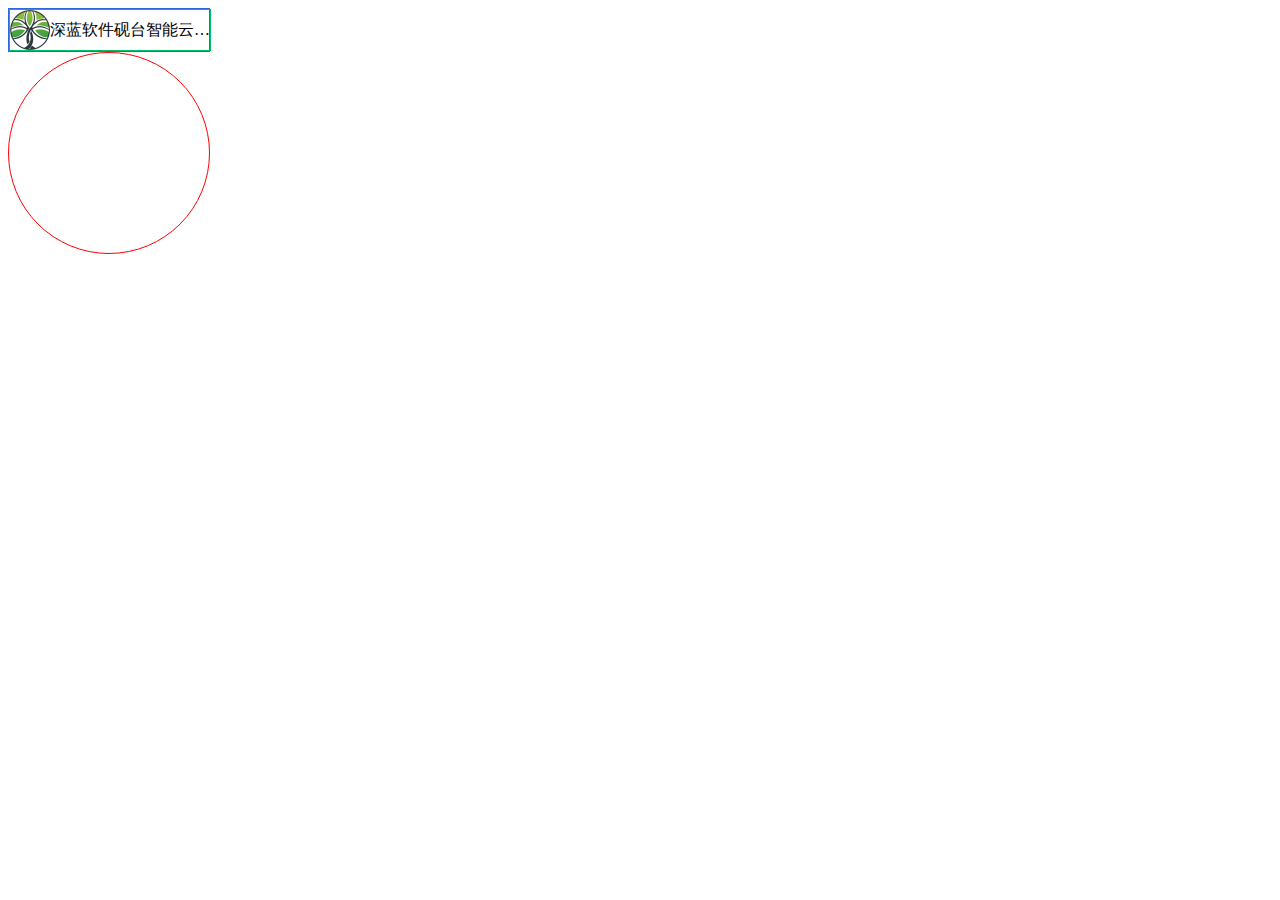
<file: outlook/测试css变量.html>
<!DOCTYPE html>
<html lang="en">
<head>
    <meta charset="UTF-8">
    <title>Title</title>
    <link rel="stylesheet" href="测试css变量.css">
</head>
<body>
<div id="div">
    <div id="bar">
        <img src="./moretree.png" alt="">
        <span>深蓝软件砚台智能云深蓝软件砚台智能云</span>
    </div>
</div>

<div id="button">

</div>

<div id="color"></div>
<script>
    var btn = document.getElementById("button");
    btn.onclick = function (ev) {
        console.log("点击了");
    }

    try{



        //设置css变量值
        // btn.style.setProperty("--button-width","150px");
        // btn.style.setProperty("--button-height","150px");
        btn.style.setProperty("--button-color","#555");

        //读取css变量值  一定是在JavaScript中设置的属性值 才可以获取值
        var btnW = btn.style.getPropertyValue("--button-width");
        console.log(btnW);

        var btnH = btn.style.getPropertyValue("--button-height");
        console.log(btnH);

        var btnC = btn.style.getPropertyValue("--button-color");
        console.log(btnC);

        //移除css变量
        // btn.style.removeProperty("--button-height");

        // btn.style.width = btn.style.getPropertyValue("--button-width");
        // btn.style.height = btn.style.getPropertyValue("--button-height");

    }catch (e){
        console.log(e);
    }



</script>
</body>
</html>
</file>
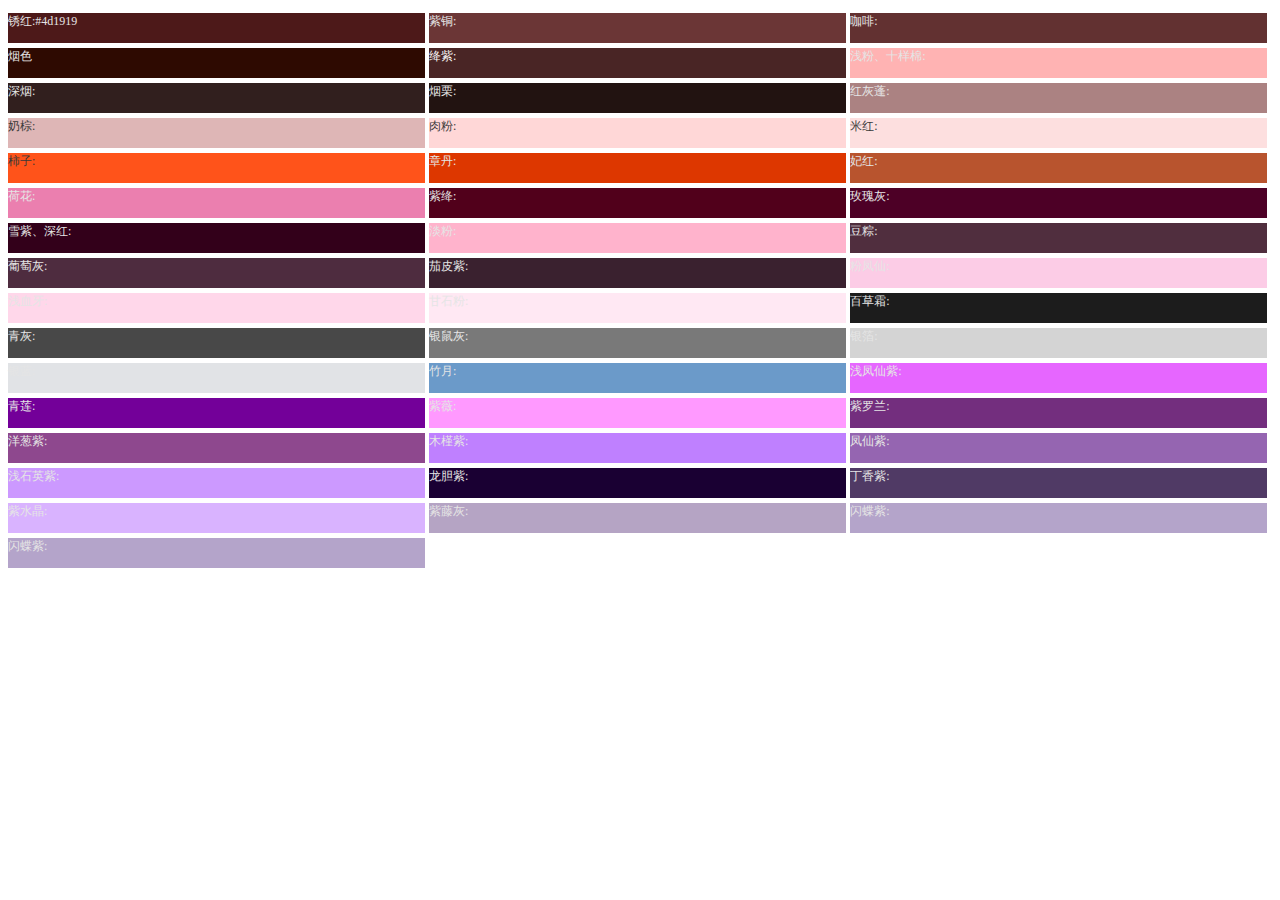
<file: outlook/测试颜色.html>
<!DOCTYPE html>
<html lang="en">
<head>
    <meta charset="UTF-8">
    <title>测试颜色</title>
    <style>
        div{
            width: 33%;
            height: 30px;
            display: inline-block;
            margin-top: 5px;
            font-size: 12px;
        }
    </style>
</head>
<body>




<div style="background-color: #4d1919;color: #E5E5E5">锈红:#4d1919</div>
<div style="background-color: #6b3636;color: #E5E5E5">紫铜:</div>
<div style="background-color: #623131;color: #E5E5E5">咖啡:</div>
<div style="background-color: #2e0a01;color: #E5E5E5">烟色</div>
<div style="background-color: #492525;color: #f9f9f9">绛紫:</div>
<div style="background-color: #ffb3b3;color: #E5E5E5">浅粉、十样棉:</div>
<div style="background-color: #311f1e;color: #E5E5E5">深烟:</div>
<div style="background-color: #221311;color: #E5E5E5">烟栗:</div>
<div style="background-color: #ab8282;color: #E5E5E5">红灰蓬:</div>
<div style="background-color: #deb6b6;color: #393939">奶棕:</div>
<div style="background-color: #ffd7d7;color: #393939">肉粉:</div>
<div style="background-color: #fddfdf;color: #393939">米红:</div>
<div style="background-color: #ff531a;color: #393939">柿子:</div>
<div style="background-color: #dd3700;color: #E5E5E5">章丹:</div>
<div style="background-color: #b8542e;color: #E5E5E5">妃红:</div>





<div style="background-color: #eb7faf;color: #E5E5E5">荷花:</div>
<div style="background-color: #51001b;color: #E5E5E5">紫绛:</div>
<div style="background-color: #4d0026;color: #E5E5E5">玫瑰灰:</div>
<div style="background-color: #33001a;color: #E5E5E5">雪紫、深红:</div>
<div style="background-color: #ffb3cc;color: #E5E5E5">淡粉:</div>
<div style="background-color: #502e3e;color: #E5E5E5">豆粽:</div>
<div style="background-color: #4e2c3f;color: #E5E5E5">葡萄灰:</div>
<div style="background-color: #3a212f;color: #E5E5E5">茄皮紫:</div>
<div style="background-color: #fccce6;color: #E5E5E5">粉凤仙:</div>
<div style="background-color: #ffd7ea;color: #E5E5E5">浅血牙:</div>
<div style="background-color: #ffe8f3;color: #E5E5E5">甘石粉:</div>
<div style="background-color: #1c1c1c;color: #E5E5E5">百草霜:</div>
<div style="background-color: #484848;color: #E5E5E5">青灰:</div>
<div style="background-color: #797979;color: #E5E5E5">银鼠灰:</div>
<div style="background-color: #d4d4d4;color: #E5E5E5">银箔:</div>





<div style="background-color: #e1e3e6;color: #E5E5E5">银蓝:</div>
<div style="background-color: #6b9ac9;color: #E5E5E5">竹月:</div>
<div style="background-color: #e666ff;color: #E5E5E5">浅凤仙紫:</div>
<div style="background-color: #730099;color: #E5E5E5">青莲:</div>
<div style="background-color: #ff99ff;color: #E5E5E5">紫薇:</div>
<div style="background-color: #732e7e;color: #E5E5E5">紫罗兰:</div>
<div style="background-color: #8e488e;color: #E5E5E5">洋葱紫:</div>
<div style="background-color: #bf80ff;color: #E5E5E5">木槿紫:</div>
<div style="background-color: #9565b1;color: #E5E5E5">凤仙紫:</div>
<div style="background-color: #cc99ff;color: #E5E5E5">浅石英紫:</div>
<div style="background-color: #1a0033;color: #E5E5E5">龙胆紫:</div>
<div style="background-color: #503a65;color: #E5E5E5">丁香紫:</div>
<div style="background-color: #d9b3ff;color: #E5E5E5">紫水晶:</div>
<div style="background-color: #b5a4c4;color: #E5E5E5">紫藤灰:</div>
<div style="background-color: #b4a4ca;color: #E5E5E5">闪蝶紫:</div>








<div style="background-color: #b4a4ca;color: #E5E5E5">闪蝶紫:</div>












</body>
</html>
</file>
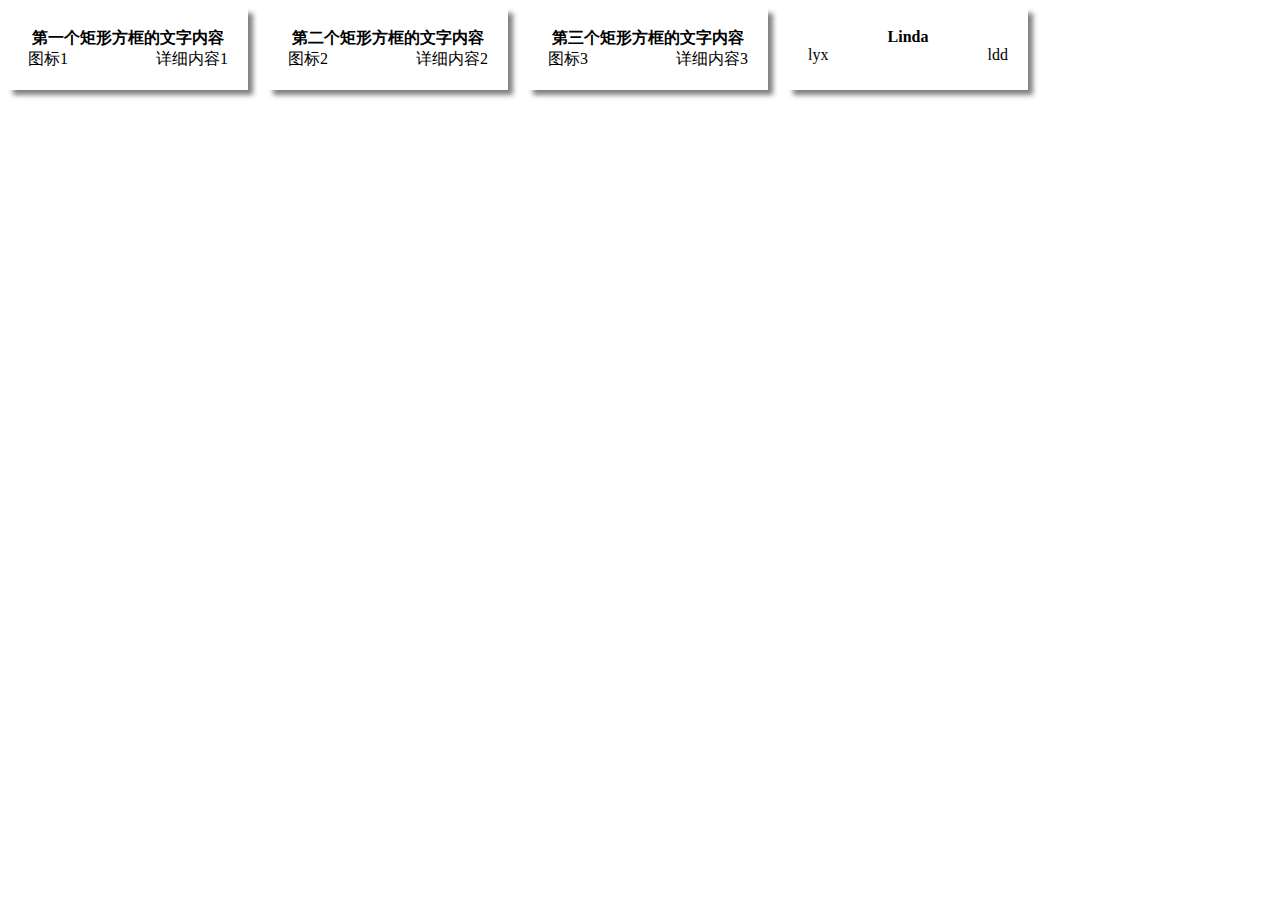
<file: pages/navigation.html>
<!DOCTYPE html>
<html lang="en">
<head>
  <meta charset="UTF-8">
  <meta name="viewport" content="width=device-width, initial-scale=1.0">
  <style>
    .container {
      display: flex;
      flex-wrap: wrap;
      gap: 20px; /* 设置方框之间的间距 */
    }
    .box {
      width: 200px; /* 修改为您需要的宽度 */
      padding: 20px;
      box-shadow: 5px 5px 5px grey; /* 添加阴影效果 */
      margin-bottom: 20px; /* 修改为您需要的下边距 */
    }
    .text {
      font-weight: bold;
      text-align: center;
    }
    .content {
      display: flex;
      align-items: center;
      justify-content: space-between;
    }
  </style>
</head>
<body>
  <div class="container" id="container">
    <!-- 方框内容将在此动态生成 -->
  </div>
  
  <script>
    // 从 data.json 加载数据
    fetch('data.json')
      .then(response => response.json())
      .then(data => {
        const container = document.getElementById('container');

        // 遍历数据并创建矩形方框
        data.forEach(item => {
          const box = document.createElement('div');
          box.className = 'box';

          const text = document.createElement('div');
          text.className = 'text';
          text.textContent = item.text;
          box.appendChild(text);

          const content = document.createElement('div');
          content.className = 'content';

          const icon = document.createElement('div');
          icon.textContent = item.icon;
          content.appendChild(icon);

          const details = document.createElement('div');
          details.textContent = item.details;
          content.appendChild(details);

          box.appendChild(content);
          container.appendChild(box);
        });
      });
  </script>
</body>
</html>
</file>
<file: font/iconfont.css>
@font-face {font-family: "iconfont";
  src: url('iconfont.eot?t=1614232911140'); /* IE9 */
  src: url('iconfont.eot?t=1614232911140#iefix') format('embedded-opentype'), /* IE6-IE8 */
  url('[data-uri]') format('woff2'),
  url('iconfont.woff?t=1614232911140') format('woff'),
  url('iconfont.ttf?t=1614232911140') format('truetype'), /* chrome, firefox, opera, Safari, Android, iOS 4.2+ */
  url('iconfont.svg?t=1614232911140#iconfont') format('svg'); /* iOS 4.1- */
}

.iconfont {
  font-family: "iconfont" !important;
  font-size: 16px;
  font-style: normal;
  -webkit-font-smoothing: antialiased;
  -moz-osx-font-smoothing: grayscale;
}

.icon-shexiang:before {
  content: "\e60d";
}

.icon-xiaolian:before {
  content: "\e6e9";
}

.icon-shexiang1:before {
  content: "\e698";
}

.icon-gengduo-a:before {
  content: "\e602";
}

.icon-sousuo:before {
  content: "\e635";
}

.icon-qipao:before {
  content: "\e600";
}

.icon-renqun:before {
  content: "\e64b";
}

.icon-wenjian:before {
  content: "\e6f8";
}

.icon-qipao1:before {
  content: "\e647";
}

.icon-dialog-right:before {
  content: "\e601";
}

.icon-crowd:before {
  content: "\e705";
}

.icon-wenjian1:before {
  content: "\e673";
}

.icon-caidan:before {
  content: "\e620";
}
</file>
<file: font1/iconfont.css>
@font-face {
  font-family: "iconfont"; /* Project id 3036839 */
  src: url('iconfont.woff2?t=1640013763127') format('woff2'),
       url('iconfont.woff?t=1640013763127') format('woff'),
       url('iconfont.ttf?t=1640013763127') format('truetype');
}

.iconfont {
  font-family: "iconfont" !important;
  font-size: 16px;
  font-style: normal;
  -webkit-font-smoothing: antialiased;
  -moz-osx-font-smoothing: grayscale;
}

.icon-caidan:before {
  content: "\e780";
}

.icon-shezhi:before {
  content: "\e64b";
}

.icon-pinglun:before {
  content: "\e642";
}

.icon-shezhi1:before {
  content: "\e630";
}

.icon-dashboard:before {
  content: "\e618";
}

.icon-wechat:before {
  content: "\e6ca";
}

.icon-shezhi2:before {
  content: "\e65d";
}

.icon-youjian:before {
  content: "\e675";
}

.icon-liaotian:before {
  content: "\e688";
}

.icon-caidan1:before {
  content: "\e61d";
}

.icon-shexiang:before {
  content: "\e683";
}

.icon-Dashboard:before {
  content: "\e6a7";
}
</file>
<file: css.css>
* {
    margin: 0;
    padding: 0;
    box-sizing: border-box;
    color: rgba(255, 255, 255, 0.8);
}

.wrap {
    width: 100%;
    height: 100vh;
    # background: url(img/bg.jpg) center no-repeat;
    background-size: cover;
    display: flex;
    align-items: center;
    justify-content: center;
}

.nav {
    width: 110px;
    /*    width: 110px;*/
    margin-right: 0px;
    height: 100vh;
    background: rgba(0, 0, 0, 0.8);
    border-top-right-radius: 10px;
    overflow: hidden;
    transition: 0.5s;
    # display: inline-block;
}

.content {
    flex: 1;
    width: 100%;
    height: 100vh;
    border: 0px;
    background-size: cover;
    background: url(img/bg.jpg) center no-repeat;
}


.nav:hover {
    width: 280px;
}

.btn {
    width: 60px;
    height: 10px;
    display: flex;
    justify-content: space-around;
    margin-left: 25px;
    margin-top: 25px;
}

.btn-item {
    width: 10px;
    height: 10px;
    border-radius: 50%;
}

.btn-item:nth-child(1) {
    background: #eb5a56;
}

.btn-item:nth-child(2) {
    background: #f8bc33;
}

.btn-item:nth-child(3) {
    background: #62cb44;
}

.icon {
    width: 250px;
    height: 60px;
    margin-left: 25px;
    margin-top: 20px;
    display: flex;
}

.icon-img {
    width: 60px;
    height: 60px;
    border-radius: 50%;
    border: 4px solid rgba(255, 255, 255, 0.3);
    overflow: hidden;
}

.icon-img img {
    width: 100%;
    height: 100%;
    border-radius: 50%;
    object-fit: cover;
}

.icon-con {
    height: 60px;
    margin-left: 25px;
}

.icon-con p {
    padding-top: 5px;
}

.icon-con h2 {
    font-weight: 400;
}

.line {
    width: 60px;
    height: 1px;
    background: rgba(245, 253, 255, 0.5);
    margin: 20px 25px;
    transition: 0.5s;
}

.nav:hover .line {
    width: 230px;
}

.title {
    width: 60px;
    margin-left: 25px;
    margin-bottom: 20px;
}

.title p {
    font-size: 14px;
}

.menu {
    width: 230px;
    margin-left: 25px;
}

.item {
    display: flex;
    position: relative;
    transition: 0.5s;
    border-radius: 6px;
}

.item:hover {
    background: rgba(255, 255, 255, 0.1);
}

.licon {
    width: 60px;
    height: 50px;
    display: flex;
    justify-content: center;
    align-items: center;
}

.con {
    width: 0px;
    height: 50px;
    display: flex;
    justify-content: center;
    align-items: center;
    transition: 0.5s;
    overflow: hidden;
    position: relative;
    left: -20px;
    opacity: 0;
}

.nav:hover .con {
    width: 160px;
    display: flex;
    justify-content: center;
    align-items: center;
    opacity: 1;
}

.ricon {
    width: 0px;
    height: 50px;
    transition: 0.5s;
    display: flex;
    justify-content: center;
    align-items: center;
    overflow: hidden;
    opacity: 0;
}

.nav:hover .ricon {
    width: 60px;
    display: flex;
    justify-content: center;
    align-items: center;
    opacity: 1;
}

.iconfont {
    font-size: 26px;
}

.ricon .iconfont {
    font-size: 20px;
    color: #62cb44;
}

.light {
    width: 6px;
    height: 50px;
    background: #eb5a56;
    position: absolute;
    left: -25px;
    transition: 0.5s;
    border-top-right-radius: 4px;
    border-bottom-right-radius: 4px;
    opacity: 0;
}

.item:hover .light {
    opacity: 1;
}

.serve {
    width: 60px;
    /*    background: rgba(98, 203, 68, 0.5);*/
    background: rgba(0, 0, 0, 0.7);
    margin-left: 25px;
    border-radius: 10px;
    overflow: hidden;
    transition: 0.5s;
}

.nav:hover .serve {
    width: 230px;
}

/*占位*/
/*占位*/
/*占位*/
/*占位*/
/*占位*/
/*占位*/
/*占位*/
/*占位*/
/*占位*/
/*占位*/
/*占位*/
/*占位*/
/*占位*/
/*占位*/
/*占位*/
/*占位*/
/*占位*/
/*占位*/
/*占位*/
/*占位*/
/*占位*/
/*占位*/
/*占位*/
/*占位*/
/*占位*/
/*占位*/
/*占位*/
/*占位*/
/*占位*/
/*占位*/
</file>
<file: font/demo.css>
/* Logo 字体 */
@font-face {
  font-family: "iconfont logo";
  src: url('https://at.alicdn.com/t/font_985780_km7mi63cihi.eot?t=1545807318834');
  src: url('https://at.alicdn.com/t/font_985780_km7mi63cihi.eot?t=1545807318834#iefix') format('embedded-opentype'),
    url('https://at.alicdn.com/t/font_985780_km7mi63cihi.woff?t=1545807318834') format('woff'),
    url('https://at.alicdn.com/t/font_985780_km7mi63cihi.ttf?t=1545807318834') format('truetype'),
    url('https://at.alicdn.com/t/font_985780_km7mi63cihi.svg?t=1545807318834#iconfont') format('svg');
}

.logo {
  font-family: "iconfont logo";
  font-size: 160px;
  font-style: normal;
  -webkit-font-smoothing: antialiased;
  -moz-osx-font-smoothing: grayscale;
}

/* tabs */
.nav-tabs {
  position: relative;
}

.nav-tabs .nav-more {
  position: absolute;
  right: 0;
  bottom: 0;
  height: 42px;
  line-height: 42px;
  color: #666;
}

#tabs {
  border-bottom: 1px solid #eee;
}

#tabs li {
  cursor: pointer;
  width: 100px;
  height: 40px;
  line-height: 40px;
  text-align: center;
  font-size: 16px;
  border-bottom: 2px solid transparent;
  position: relative;
  z-index: 1;
  margin-bottom: -1px;
  color: #666;
}


#tabs .active {
  border-bottom-color: #f00;
  color: #222;
}

.tab-container .content {
  display: none;
}

/* 页面布局 */
.main {
  padding: 30px 100px;
  width: 960px;
  margin: 0 auto;
}

.main .logo {
  color: #333;
  text-align: left;
  margin-bottom: 30px;
  line-height: 1;
  height: 110px;
  margin-top: -50px;
  overflow: hidden;
  *zoom: 1;
}

.main .logo a {
  font-size: 160px;
  color: #333;
}

.helps {
  margin-top: 40px;
}

.helps pre {
  padding: 20px;
  margin: 10px 0;
  border: solid 1px #e7e1cd;
  background-color: #fffdef;
  overflow: auto;
}

.icon_lists {
  width: 100% !important;
  overflow: hidden;
  *zoom: 1;
}

.icon_lists li {
  width: 100px;
  margin-bottom: 10px;
  margin-right: 20px;
  text-align: center;
  list-style: none !important;
  cursor: default;
}

.icon_lists li .code-name {
  line-height: 1.2;
}

.icon_lists .icon {
  display: block;
  height: 100px;
  line-height: 100px;
  font-size: 42px;
  margin: 10px auto;
  color: #333;
  -webkit-transition: font-size 0.25s linear, width 0.25s linear;
  -moz-transition: font-size 0.25s linear, width 0.25s linear;
  transition: font-size 0.25s linear, width 0.25s linear;
}

.icon_lists .icon:hover {
  font-size: 100px;
}

.icon_lists .svg-icon {
  /* 通过设置 font-size 来改变图标大小 */
  width: 1em;
  /* 图标和文字相邻时，垂直对齐 */
  vertical-align: -0.15em;
  /* 通过设置 color 来改变 SVG 的颜色/fill */
  fill: currentColor;
  /* path 和 stroke 溢出 viewBox 部分在 IE 下会显示
      normalize.css 中也包含这行 */
  overflow: hidden;
}

.icon_lists li .name,
.icon_lists li .code-name {
  color: #666;
}

/* markdown 样式 */
.markdown {
  color: #666;
  font-size: 14px;
  line-height: 1.8;
}

.highlight {
  line-height: 1.5;
}

.markdown img {
  vertical-align: middle;
  max-width: 100%;
}

.markdown h1 {
  color: #404040;
  font-weight: 500;
  line-height: 40px;
  margin-bottom: 24px;
}

.markdown h2,
.markdown h3,
.markdown h4,
.markdown h5,
.markdown h6 {
  color: #404040;
  margin: 1.6em 0 0.6em 0;
  font-weight: 500;
  clear: both;
}

.markdown h1 {
  font-size: 28px;
}

.markdown h2 {
  font-size: 22px;
}

.markdown h3 {
  font-size: 16px;
}

.markdown h4 {
  font-size: 14px;
}

.markdown h5 {
  font-size: 12px;
}

.markdown h6 {
  font-size: 12px;
}

.markdown hr {
  height: 1px;
  border: 0;
  background: #e9e9e9;
  margin: 16px 0;
  clear: both;
}

.markdown p {
  margin: 1em 0;
}

.markdown>p,
.markdown>blockquote,
.markdown>.highlight,
.markdown>ol,
.markdown>ul {
  width: 80%;
}

.markdown ul>li {
  list-style: circle;
}

.markdown>ul li,
.markdown blockquote ul>li {
  margin-left: 20px;
  padding-left: 4px;
}

.markdown>ul li p,
.markdown>ol li p {
  margin: 0.6em 0;
}

.markdown ol>li {
  list-style: decimal;
}

.markdown>ol li,
.markdown blockquote ol>li {
  margin-left: 20px;
  padding-left: 4px;
}

.markdown code {
  margin: 0 3px;
  padding: 0 5px;
  background: #eee;
  border-radius: 3px;
}

.markdown strong,
.markdown b {
  font-weight: 600;
}

.markdown>table {
  border-collapse: collapse;
  border-spacing: 0px;
  empty-cells: show;
  border: 1px solid #e9e9e9;
  width: 95%;
  margin-bottom: 24px;
}

.markdown>table th {
  white-space: nowrap;
  color: #333;
  font-weight: 600;
}

.markdown>table th,
.markdown>table td {
  border: 1px solid #e9e9e9;
  padding: 8px 16px;
  text-align: left;
}

.markdown>table th {
  background: #F7F7F7;
}

.markdown blockquote {
  font-size: 90%;
  color: #999;
  border-left: 4px solid #e9e9e9;
  padding-left: 0.8em;
  margin: 1em 0;
}

.markdown blockquote p {
  margin: 0;
}

.markdown .anchor {
  opacity: 0;
  transition: opacity 0.3s ease;
  margin-left: 8px;
}

.markdown .waiting {
  color: #ccc;
}

.markdown h1:hover .anchor,
.markdown h2:hover .anchor,
.markdown h3:hover .anchor,
.markdown h4:hover .anchor,
.markdown h5:hover .anchor,
.markdown h6:hover .anchor {
  opacity: 1;
  display: inline-block;
}

.markdown>br,
.markdown>p>br {
  clear: both;
}


.hljs {
  display: block;
  background: white;
  padding: 0.5em;
  color: #333333;
  overflow-x: auto;
}

.hljs-comment,
.hljs-meta {
  color: #969896;
}

.hljs-string,
.hljs-variable,
.hljs-template-variable,
.hljs-strong,
.hljs-emphasis,
.hljs-quote {
  color: #df5000;
}

.hljs-keyword,
.hljs-selector-tag,
.hljs-type {
  color: #a71d5d;
}

.hljs-literal,
.hljs-symbol,
.hljs-bullet,
.hljs-attribute {
  color: #0086b3;
}

.hljs-section,
.hljs-name {
  color: #63a35c;
}

.hljs-tag {
  color: #333333;
}

.hljs-title,
.hljs-attr,
.hljs-selector-id,
.hljs-selector-class,
.hljs-selector-attr,
.hljs-selector-pseudo {
  color: #795da3;
}

.hljs-addition {
  color: #55a532;
  background-color: #eaffea;
}

.hljs-deletion {
  color: #bd2c00;
  background-color: #ffecec;
}

.hljs-link {
  text-decoration: underline;
}

/* 代码高亮 */
/* PrismJS 1.15.0
https://prismjs.com/download.html#themes=prism&languages=markup+css+clike+javascript */
/**
 * prism.js default theme for JavaScript, CSS and HTML
 * Based on dabblet (http://dabblet.com)
 * @author Lea Verou
 */
code[class*="language-"],
pre[class*="language-"] {
  color: black;
  background: none;
  text-shadow: 0 1px white;
  font-family: Consolas, Monaco, 'Andale Mono', 'Ubuntu Mono', monospace;
  text-align: left;
  white-space: pre;
  word-spacing: normal;
  word-break: normal;
  word-wrap: normal;
  line-height: 1.5;

  -moz-tab-size: 4;
  -o-tab-size: 4;
  tab-size: 4;

  -webkit-hyphens: none;
  -moz-hyphens: none;
  -ms-hyphens: none;
  hyphens: none;
}

pre[class*="language-"]::-moz-selection,
pre[class*="language-"] ::-moz-selection,
code[class*="language-"]::-moz-selection,
code[class*="language-"] ::-moz-selection {
  text-shadow: none;
  background: #b3d4fc;
}

pre[class*="language-"]::selection,
pre[class*="language-"] ::selection,
code[class*="language-"]::selection,
code[class*="language-"] ::selection {
  text-shadow: none;
  background: #b3d4fc;
}

@media print {

  code[class*="language-"],
  pre[class*="language-"] {
    text-shadow: none;
  }
}

/* Code blocks */
pre[class*="language-"] {
  padding: 1em;
  margin: .5em 0;
  overflow: auto;
}

:not(pre)>code[class*="language-"],
pre[class*="language-"] {
  background: #f5f2f0;
}

/* Inline code */
:not(pre)>code[class*="language-"] {
  padding: .1em;
  border-radius: .3em;
  white-space: normal;
}

.token.comment,
.token.prolog,
.token.doctype,
.token.cdata {
  color: slategray;
}

.token.punctuation {
  color: #999;
}

.namespace {
  opacity: .7;
}

.token.property,
.token.tag,
.token.boolean,
.token.number,
.token.constant,
.token.symbol,
.token.deleted {
  color: #905;
}

.token.selector,
.token.attr-name,
.token.string,
.token.char,
.token.builtin,
.token.inserted {
  color: #690;
}

.token.operator,
.token.entity,
.token.url,
.language-css .token.string,
.style .token.string {
  color: #9a6e3a;
  background: hsla(0, 0%, 100%, .5);
}

.token.atrule,
.token.attr-value,
.token.keyword {
  color: #07a;
}

.token.function,
.token.class-name {
  color: #DD4A68;
}

.token.regex,
.token.important,
.token.variable {
  color: #e90;
}

.token.important,
.token.bold {
  font-weight: bold;
}

.token.italic {
  font-style: italic;
}

.token.entity {
  cursor: help;
}
</file>
<file: outlook/测试css变量.css>
#div {
    /*定义css变量*/
    --set_width:200px;
    --set_height:100px;
    --con-height:50;


    /*读取css变量*/
    width: var(--set_width);
    height: var(--set_height);
    height: calc(var(--con-height));

    border: 1px solid #2b68dc;
}



@supports not((--set_width:200px)) {
    #div{
        width: 200px;
    }
}

#bar {
    width: 100%;
    height: 100%;
    border: 1px solid #00c167;
    display: -webkit-box;
    display: -webkit-flex;
    display: -moz-flex;
    display: -ms-flexbox;
    display: flex;
    justify-content: flex-start;
    align-items: center;
    flex-direction: row;
    overflow: hidden;
    text-align: left;
}

#bar img {
    max-height: 40px;
    max-width: 40px;
}

#bar span {
    display: inline-block;
    max-height: 50px;
    max-width: 200px;
    word-break: keep-all;
    white-space: nowrap;
    overflow: hidden;
    text-overflow: ellipsis;
}

#button {
    --button-width:200px;
    --button-height:200px;

    width: var(--button-width);
    height: var(--button-height);
    border: 1px solid red;
    border-radius: 50%;
}
</file>
